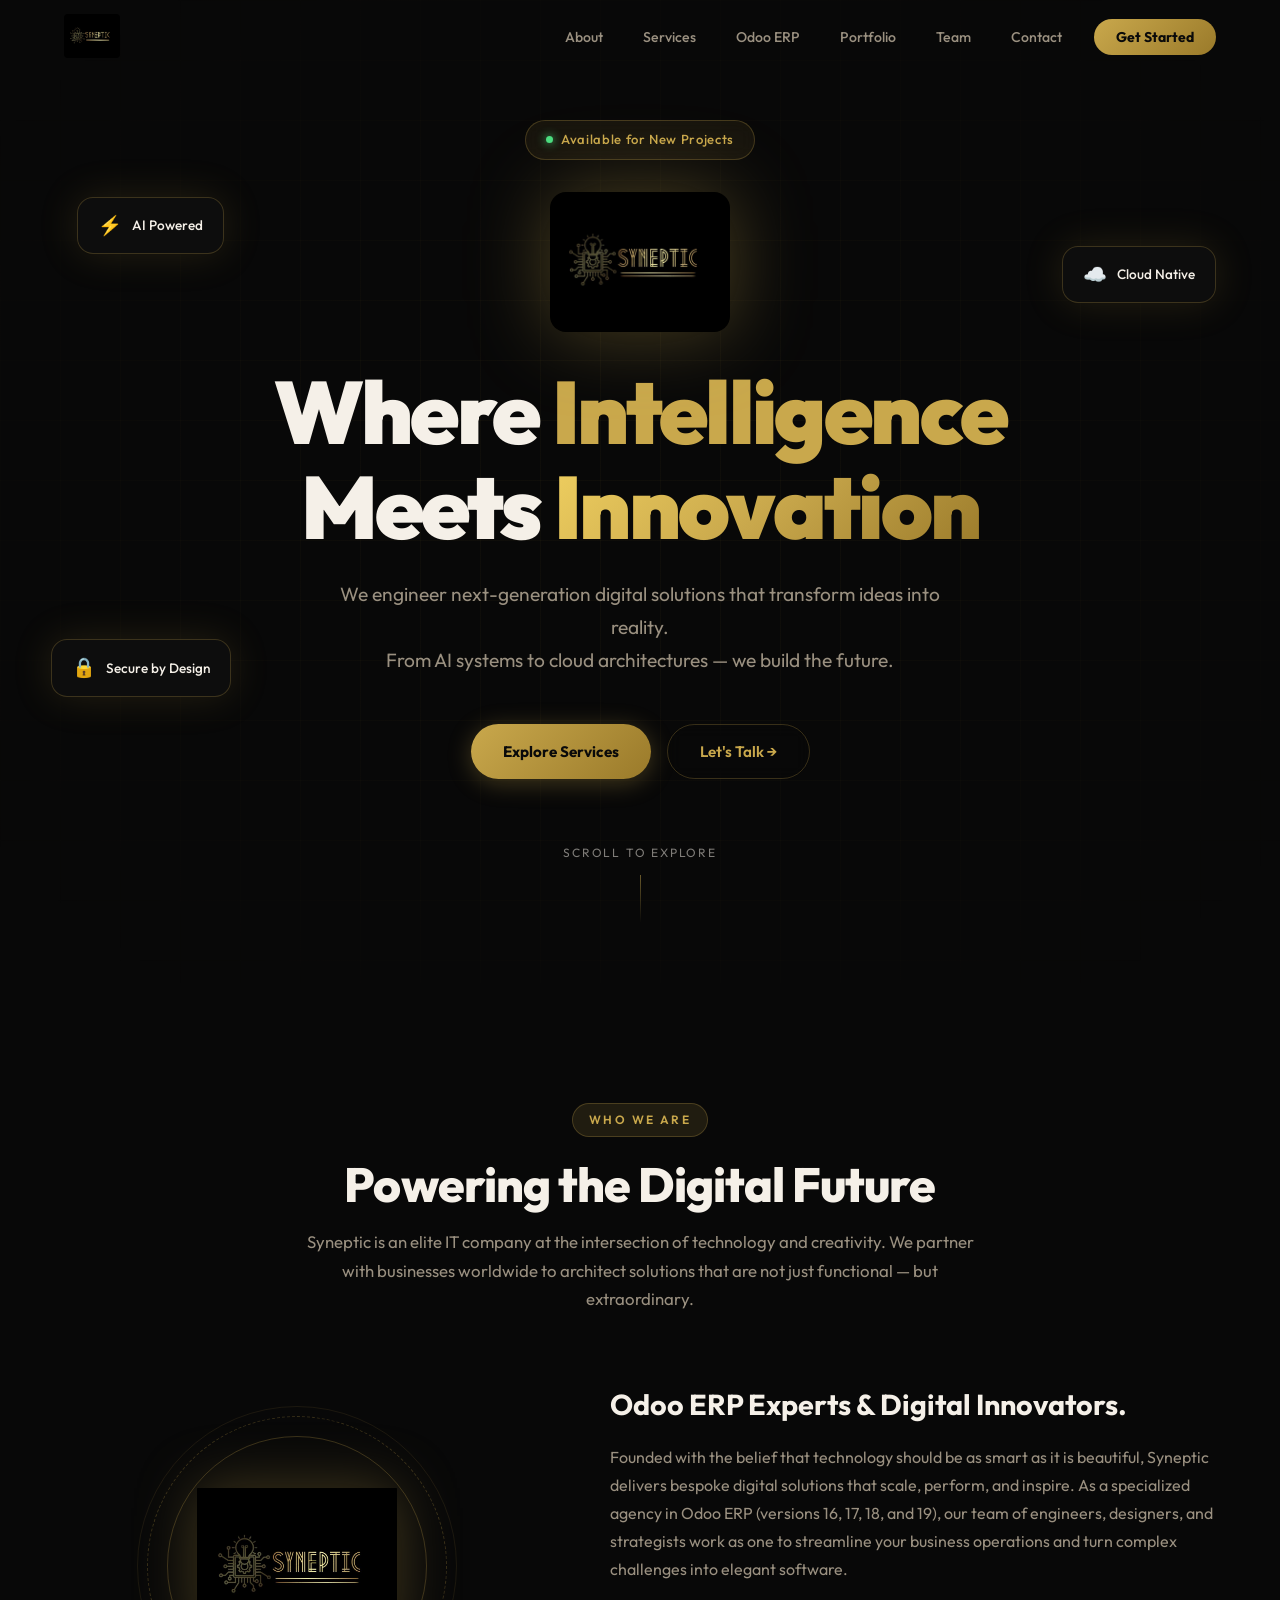
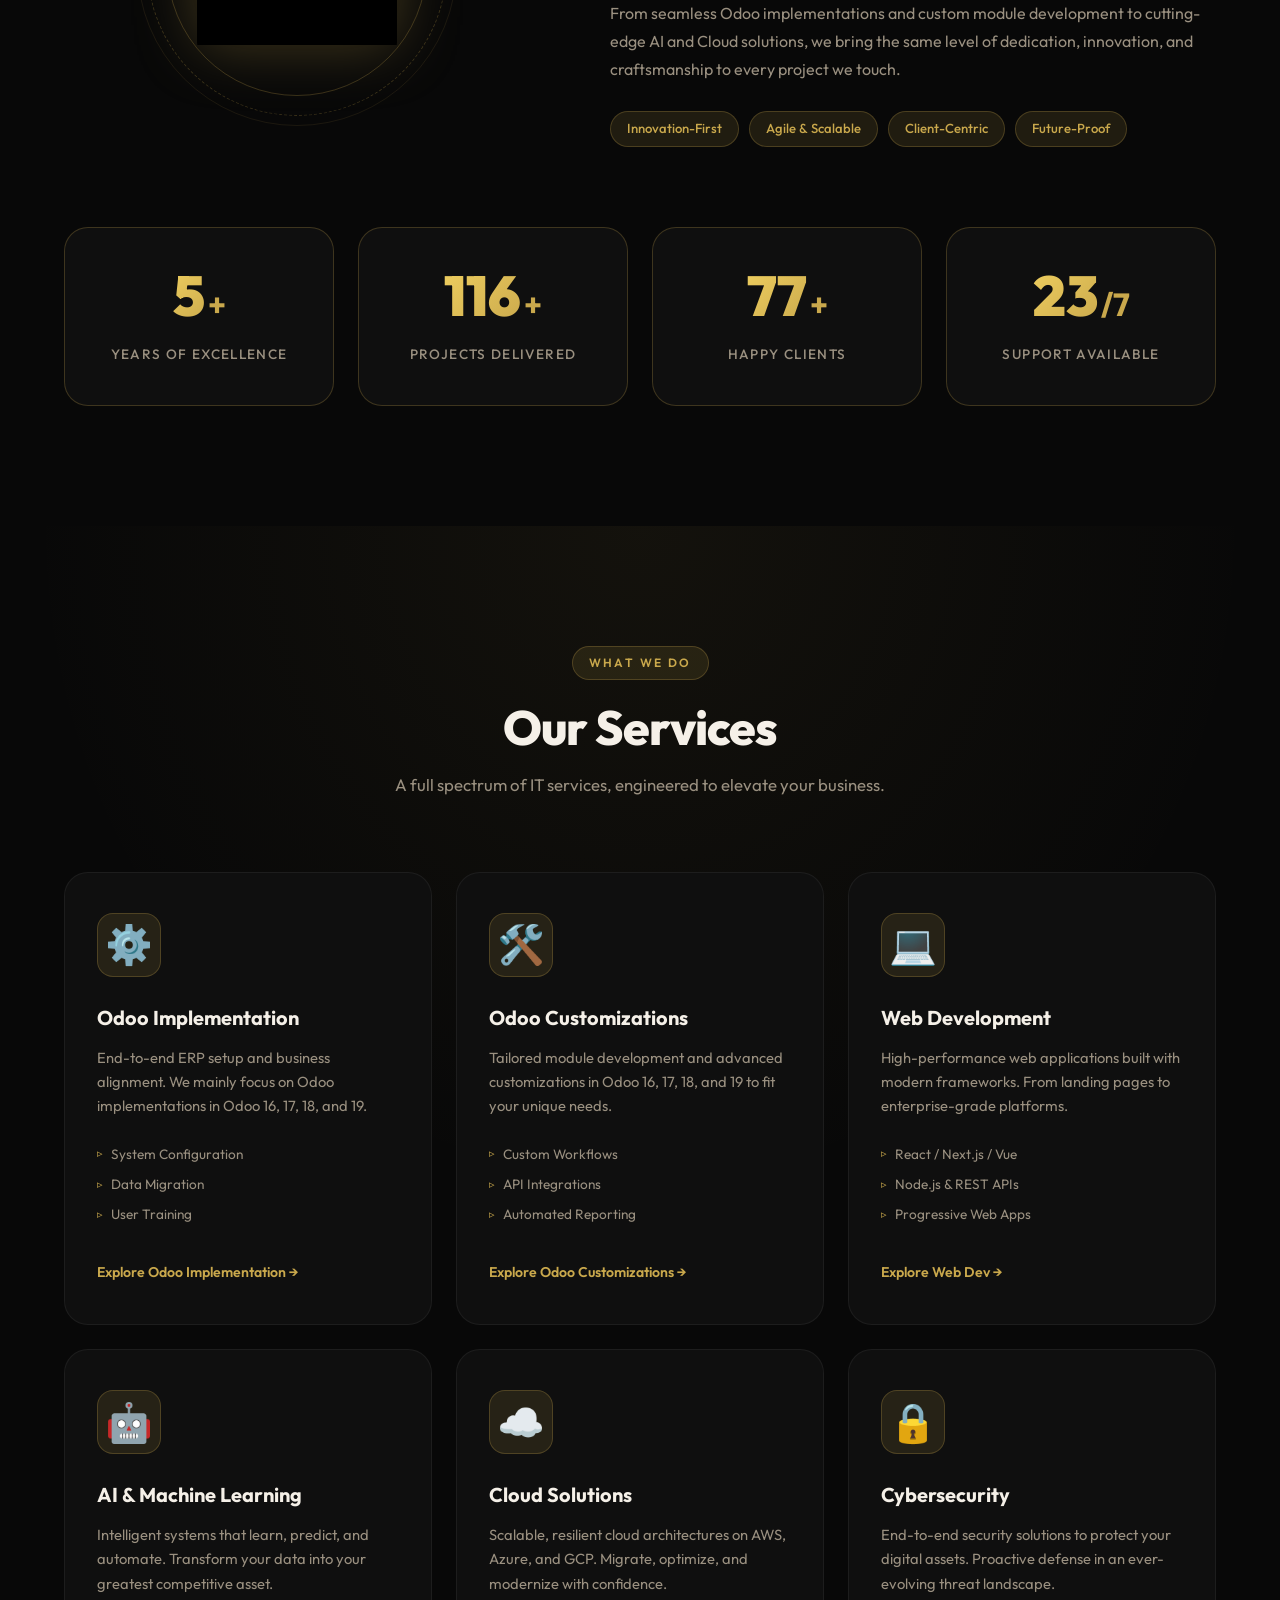
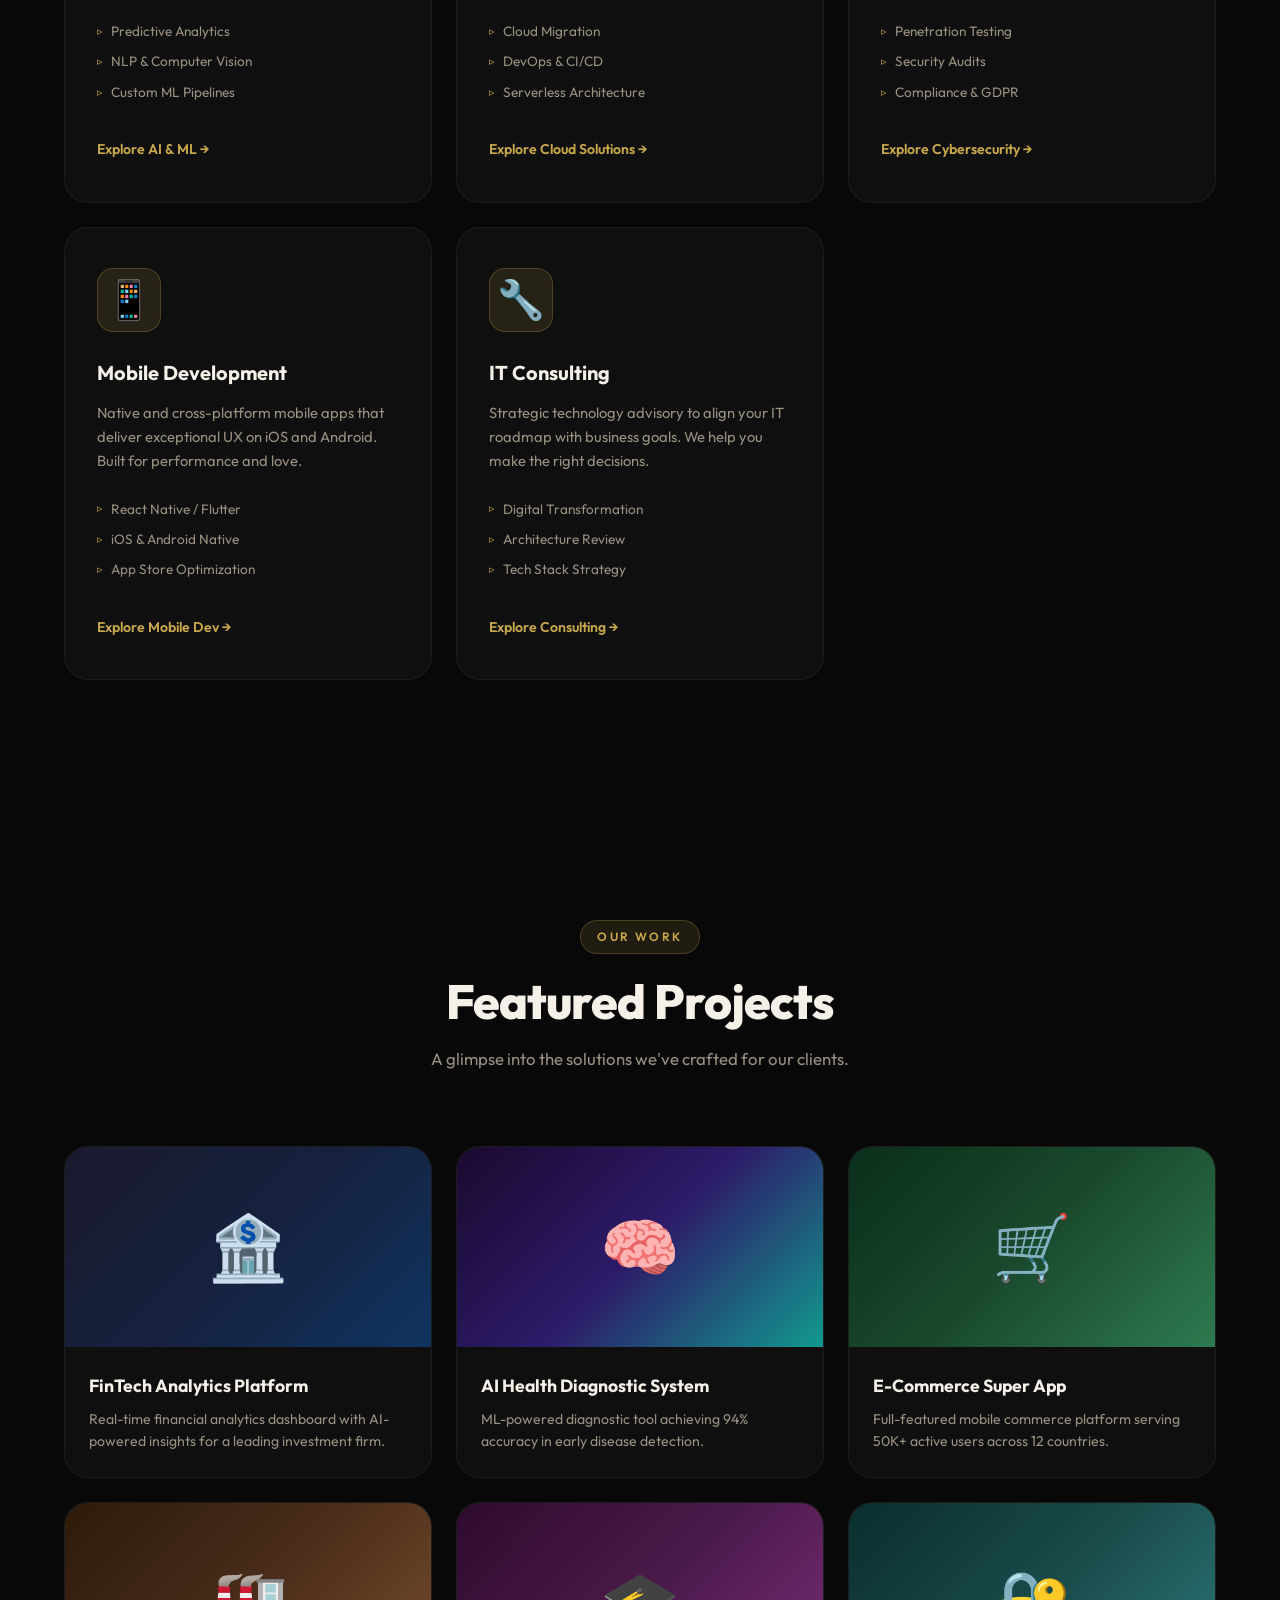
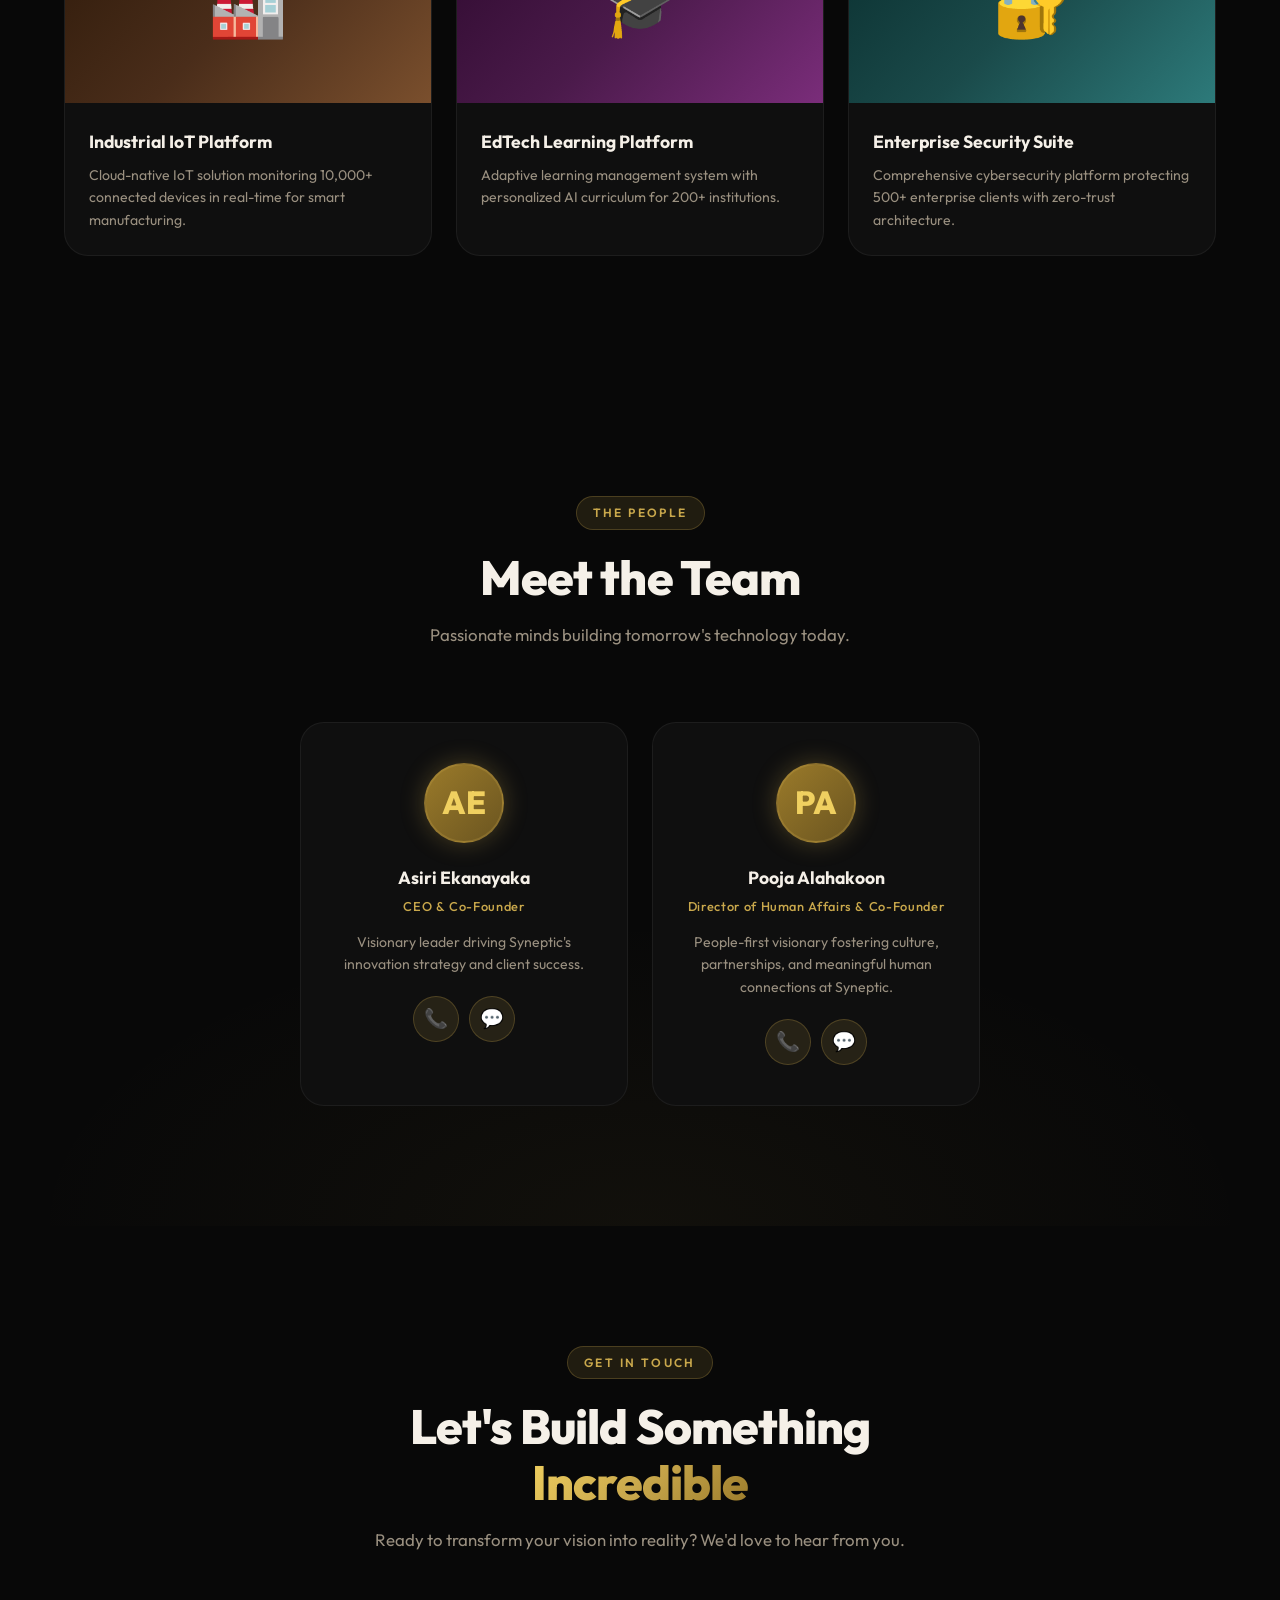
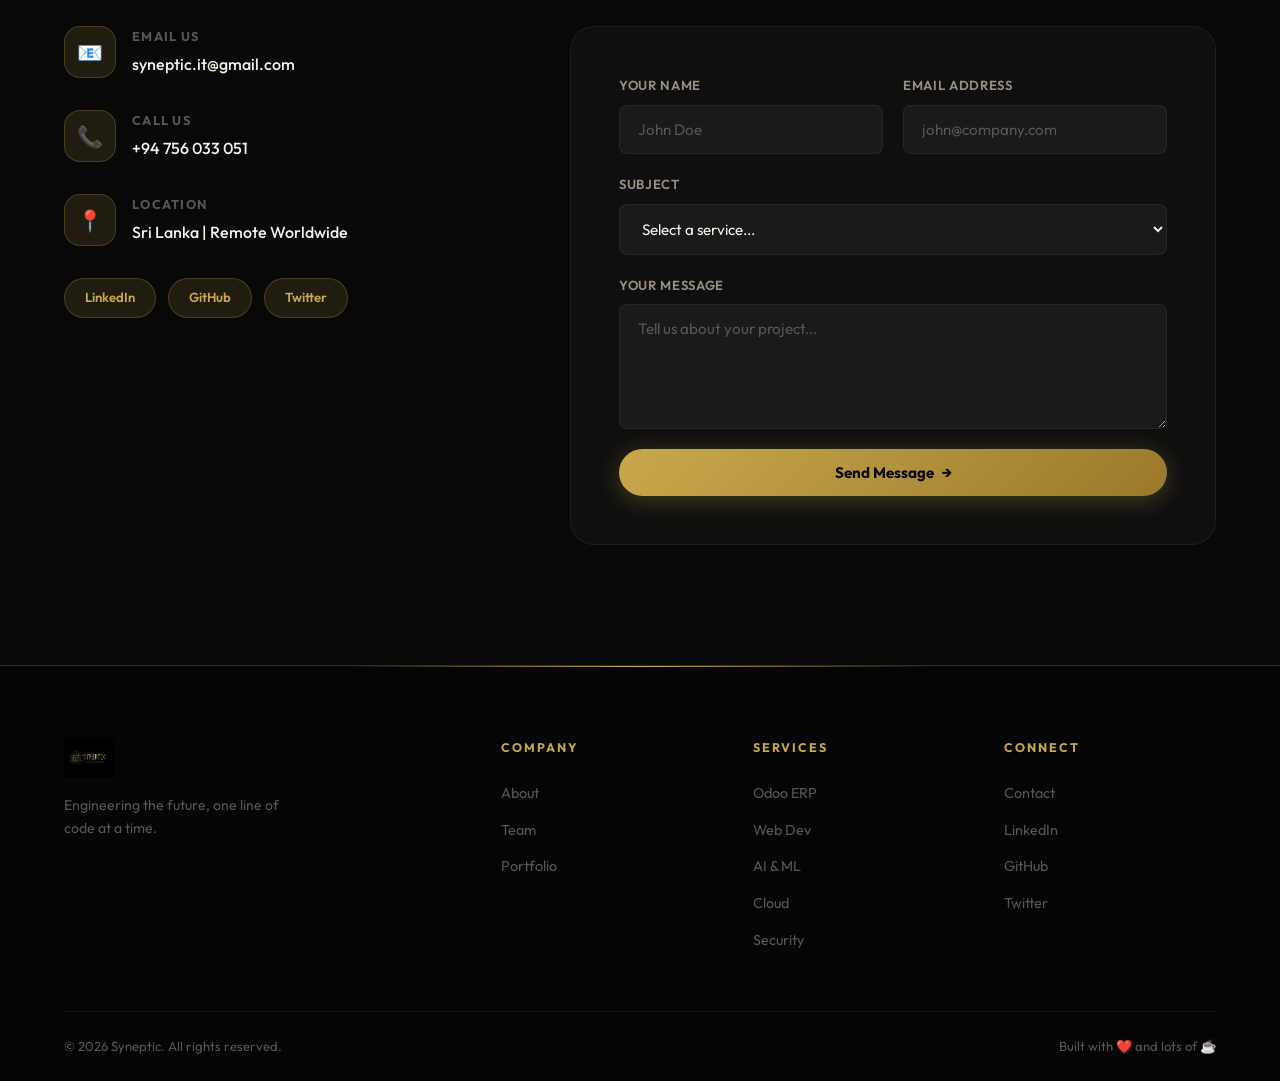
<file: index.html>
<!DOCTYPE html>
<html lang="en">

<head>
    <meta charset="UTF-8" />
    <meta name="viewport" content="width=device-width, initial-scale=1.0" />
    <title>Syneptic | Expert Odoo Implementation, Customization & IT Services</title>
    <meta name="description"
        content="Syneptic is a top-tier IT company specializing in expert Odoo Implementation, Odoo Customization (16, 17, 18, 19), custom Web Development, AI, and Cloud Migrations." />
    <meta name="keywords"
        content="Odoo implementation company, Odoo customization, hire Odoo developers, Odoo ERP migration, Odoo 16, Odoo 17, Odoo 18, Odoo 19, web development services, AI algorithms, cloud migration, IT consulting, cybersecurity services, mobile app development, Syneptic, ERP solutions" />
    <link rel="canonical" href="https://syneptic.info/" />
    <meta name="author" content="Syneptic" />
    <meta name="robots" content="index, follow, max-image-preview:large, max-snippet:-1, max-video-preview:-1" />

    <!-- Open Graph / Facebook -->
    <meta property="og:type" content="website" />
    <meta property="og:url" content="https://syneptic.info/" />
    <meta property="og:title" content="Syneptic | Expert Odoo Implementation & IT Services" />
    <meta property="og:description" content="Transform your business with Syneptic's enterprise-grade Odoo ERP implementations, cutting-edge software development, and AI solutions." />
    <meta property="og:image" content="https://syneptic.info/logo.jpg" />
    <meta property="og:site_name" content="Syneptic Tech" />

    <!-- Twitter -->
    <meta property="twitter:card" content="summary_large_image" />
    <meta property="twitter:url" content="https://syneptic.info/" />
    <meta property="twitter:title" content="Syneptic | Expert Odoo Implementation & IT Services" />
    <meta property="twitter:description" content="Transform your business with Syneptic's enterprise-grade Odoo ERP implementations, cutting-edge software development, and AI solutions." />
    <meta property="twitter:image" content="https://syneptic.info/logo.jpg" />

    <!-- Favicon -->
    <link rel="icon" type="image/jpeg" href="logo.jpg" />

    <!-- Structured Data (JSON-LD) -->
    <script type="application/ld+json">
    [
      {
        "@context": "https://schema.org",
        "@type": "ITUtility",
        "name": "Syneptic",
        "url": "https://syneptic.info/",
        "logo": "https://syneptic.info/logo.jpg",
        "image": "https://syneptic.info/logo.jpg",
        "description": "Next-generation IT company prioritizing Odoo implementations globally in v16, v17, v18, and v19, along with advanced software development, AI, and Cloud solutions.",
        "telephone": "+94756033051",
        "email": "syneptic.it@gmail.com",
        "address": {
          "@type": "PostalAddress",
          "addressCountry": "LK"
        },
        "founder": [
          { "@type": "Person", "name": "Asiri Ekanayaka" },
          { "@type": "Person", "name": "Pooja Alahakoon" }
        ],
        "sameAs": [
          "https://github.com/syneptic"
        ],
        "makesOffer": [
          {
            "@type": "Offer",
            "itemOffered": {
              "@type": "Service",
              "name": "Odoo Implementation Company",
              "description": "End-to-end setup, data migration, and deployment of Odoo 16, 17, 18, and 19 for global enterprises."
            }
          },
          {
            "@type": "Offer",
            "itemOffered": {
              "@type": "Service",
              "name": "Odoo Customizations & Integration",
              "description": "Tailored module development, API integration, and bespoke workflows for Odoo."
            }
          },
          {
            "@type": "Offer",
            "itemOffered": {
              "@type": "Service",
              "name": "Custom Web & Mobile Development",
              "description": "High-performance web platforms and native mobile apps built with React, Next.js, Node.js, and Flutter."
            }
          }
        ]
      },
      {
        "@context": "https://schema.org",
        "@type": "WebSite",
        "url": "https://syneptic.info/",
        "name": "Syneptic IT Services",
        "potentialAction": {
          "@type": "SearchAction",
          "target": "https://syneptic.info/?q={search_term_string}",
          "query-input": "required name=search_term_string"
        }
      }
    ]
    </script>
    <link rel="preconnect" href="https://fonts.googleapis.com" />
    <link rel="preconnect" href="https://fonts.gstatic.com" crossorigin />
    <link
        href="https://fonts.googleapis.com/css2?family=Outfit:wght@300;400;500;600;700;800;900&family=Space+Grotesk:wght@300;400;500;600;700&display=swap"
        rel="stylesheet" />
    <link rel="stylesheet" href="index.css" />
</head>

<body>

    <!-- ══════════════════════ NAVBAR ══════════════════════ -->
    <nav class="navbar" id="navbar">
        <div class="nav-container">
            <a href="#hero" class="nav-logo">
                <img src="logo.jpg" alt="Syneptic Logo" class="logo-img" />
            </a>
            <ul class="nav-links" id="navLinks">
                <li><a href="#about" class="nav-link">About</a></li>
                <li><a href="#services" class="nav-link">Services</a></li>
                <li><a href="odoo/" class="nav-link">Odoo ERP</a></li>
                <li><a href="#portfolio" class="nav-link">Portfolio</a></li>
                <li><a href="#team" class="nav-link">Team</a></li>
                <li><a href="#contact" class="nav-link">Contact</a></li>
                <li><a href="#contact" class="nav-cta">Get Started</a></li>
            </ul>
            <button class="hamburger" id="hamburger" aria-label="Toggle menu">
                <span></span><span></span><span></span>
            </button>
        </div>
    </nav>

    <main id="main-content">
    <!-- ══════════════════════ HERO ══════════════════════ -->
    <section class="hero" id="hero">
        <canvas id="particleCanvas"></canvas>
        <div class="hero-grid-overlay"></div>
        <div class="hero-content">
            <div class="hero-badge">
                <span class="badge-dot"></span> Available for New Projects
            </div>
            <img src="logo.jpg" alt="Syneptic" class="hero-logo" />
            <h1 class="hero-title">
                Where <span class="gold-text">Intelligence</span><br />
                Meets <span class="gold-gradient-text">Innovation</span>
            </h1>
            <p class="hero-subtitle">
                We engineer next-generation digital solutions that transform ideas into reality.<br />
                From AI systems to cloud architectures — we build the future.
            </p>
            <div class="hero-actions">
                <a href="#services" class="btn btn-primary">Explore Services</a>
                <a href="#contact" class="btn btn-ghost">Let's Talk →</a>
            </div>
            <div class="hero-scroll-indicator">
                <span>Scroll to explore</span>
                <div class="scroll-line"></div>
            </div>
        </div>
        <div class="hero-floating-cards">
            <div class="float-card float-card-1">
                <span class="fc-icon">⚡</span>
                <span>AI Powered</span>
            </div>
            <div class="float-card float-card-2">
                <span class="fc-icon">🔒</span>
                <span>Secure by Design</span>
            </div>
            <div class="float-card float-card-3">
                <span class="fc-icon">☁️</span>
                <span>Cloud Native</span>
            </div>
        </div>
    </section>

    <!-- ══════════════════════ ABOUT ══════════════════════ -->
    <section class="about section" id="about">
        <div class="container">
            <div class="section-header reveal">
                <span class="section-tag">Who We Are</span>
                <h2 class="section-title">Powering the Digital Future</h2>
                <p class="section-subtitle">
                    Syneptic is an elite IT company at the intersection of technology and creativity.
                    We partner with businesses worldwide to architect solutions that are not just functional — but
                    extraordinary.
                </p>
            </div>
            <div class="about-grid">
                <div class="about-visual reveal">
                    <div class="about-circuit-box">
                        <img src="logo.jpg" alt="Syneptic" class="about-logo-big" />
                        <div class="circuit-ring ring-1"></div>
                        <div class="circuit-ring ring-2"></div>
                        <div class="circuit-ring ring-3"></div>
                    </div>
                </div>
                <div class="about-content reveal-right">
                    <h3>Odoo ERP Experts & Digital Innovators.</h3>
                    <p>
                        Founded with the belief that technology should be as smart as it is beautiful,
                        Syneptic delivers bespoke digital solutions that scale, perform, and inspire.
                        As a specialized agency in Odoo ERP (versions 16, 17, 18, and 19), our team of engineers, 
                        designers, and strategists work as one to streamline your business operations and turn complex 
                        challenges into elegant software.
                    </p>
                    <p>
                        From seamless Odoo implementations and custom module development to cutting-edge AI and Cloud solutions, 
                        we bring the same level of dedication, innovation, and craftsmanship to every project we touch.
                    </p>
                    <div class="about-tags">
                        <span class="tag">Innovation-First</span>
                        <span class="tag">Agile & Scalable</span>
                        <span class="tag">Client-Centric</span>
                        <span class="tag">Future-Proof</span>
                    </div>
                </div>
            </div>

            <!-- Stats -->
            <div class="stats-grid reveal">
                <div class="stat-card">
                    <span class="stat-number" data-target="5">0</span>
                    <span class="stat-plus">+</span>
                    <span class="stat-label">Years of Excellence</span>
                </div>
                <div class="stat-card">
                    <span class="stat-number" data-target="120">0</span>
                    <span class="stat-plus">+</span>
                    <span class="stat-label">Projects Delivered</span>
                </div>
                <div class="stat-card">
                    <span class="stat-number" data-target="80">0</span>
                    <span class="stat-plus">+</span>
                    <span class="stat-label">Happy Clients</span>
                </div>
                <div class="stat-card">
                    <span class="stat-number" data-target="24">0</span>
                    <span class="stat-plus">/7</span>
                    <span class="stat-label">Support Available</span>
                </div>
            </div>
        </div>
    </section>

    <!-- ══════════════════════ SERVICES ══════════════════════ -->
    <section class="services section" id="services">
        <div class="container">
            <div class="section-header reveal">
                <span class="section-tag">What We Do</span>
                <h2 class="section-title">Our Services</h2>
                <p class="section-subtitle">
                    A full spectrum of IT services, engineered to elevate your business.
                </p>
            </div>
            <div class="services-grid">

                <div class="service-card reveal" data-delay="0">
                    <div class="service-icon-wrap">
                        <div class="service-icon">⚙️</div>
                    </div>
                    <h3>Odoo Implementation</h3>
                    <p>End-to-end ERP setup and business alignment. We mainly focus on Odoo implementations in Odoo 16, 17, 18, and 19.</p>
                    <ul class="service-list">
                        <li>System Configuration</li>
                        <li>Data Migration</li>
                        <li>User Training</li>
                    </ul>
                    <a href="odoo/" class="service-link" title="Contact us for Odoo implementation services" aria-label="Learn more about our Odoo Implementation services">Explore Odoo Implementation →</a>
                </div>

                <div class="service-card reveal" data-delay="100">
                    <div class="service-icon-wrap">
                        <div class="service-icon">🛠️</div>
                    </div>
                    <h3>Odoo Customizations</h3>
                    <p>Tailored module development and advanced customizations in Odoo 16, 17, 18, and 19 to fit your unique needs.</p>
                    <ul class="service-list">
                        <li>Custom Workflows</li>
                        <li>API Integrations</li>
                        <li>Automated Reporting</li>
                    </ul>
                    <a href="odoo/" class="service-link" title="Contact us for Odoo customization services" aria-label="Learn more about our Odoo Customization services">Explore Odoo Customizations →</a>
                </div>

                <div class="service-card reveal" data-delay="200">
                    <div class="service-icon-wrap">
                        <div class="service-icon">💻</div>
                    </div>
                    <h3>Web Development</h3>
                    <p>High-performance web applications built with modern frameworks. From landing pages to
                        enterprise-grade platforms.</p>
                    <ul class="service-list">
                        <li>React / Next.js / Vue</li>
                        <li>Node.js & REST APIs</li>
                        <li>Progressive Web Apps</li>
                    </ul>
                    <a href="web-development/" class="service-link" title="Go to Web Development" aria-label="Learn about Web Development">Explore Web Dev →</a>
                </div>

                <div class="service-card reveal" data-delay="100">
                    <div class="service-icon-wrap">
                        <div class="service-icon">🤖</div>
                    </div>
                    <h3>AI & Machine Learning</h3>
                    <p>Intelligent systems that learn, predict, and automate. Transform your data into your greatest
                        competitive asset.</p>
                    <ul class="service-list">
                        <li>Predictive Analytics</li>
                        <li>NLP & Computer Vision</li>
                        <li>Custom ML Pipelines</li>
                    </ul>
                    <a href="ai-machine-learning/" class="service-link" title="Go to AI & ML" aria-label="Learn about AI Solutions">Explore AI & ML →</a>
                </div>

                <div class="service-card reveal" data-delay="200">
                    <div class="service-icon-wrap">
                        <div class="service-icon">☁️</div>
                    </div>
                    <h3>Cloud Solutions</h3>
                    <p>Scalable, resilient cloud architectures on AWS, Azure, and GCP. Migrate, optimize, and modernize
                        with confidence.</p>
                    <ul class="service-list">
                        <li>Cloud Migration</li>
                        <li>DevOps & CI/CD</li>
                        <li>Serverless Architecture</li>
                    </ul>
                    <a href="cloud-solutions/" class="service-link" title="Go to Cloud Solutions" aria-label="Learn about Cloud Services">Explore Cloud Solutions →</a>
                </div>

                <div class="service-card reveal" data-delay="300">
                    <div class="service-icon-wrap">
                        <div class="service-icon">🔒</div>
                    </div>
                    <h3>Cybersecurity</h3>
                    <p>End-to-end security solutions to protect your digital assets. Proactive defense in an
                        ever-evolving threat landscape.</p>
                    <ul class="service-list">
                        <li>Penetration Testing</li>
                        <li>Security Audits</li>
                        <li>Compliance & GDPR</li>
                    </ul>
                    <a href="cybersecurity/" class="service-link" title="Go to Cybersecurity" aria-label="Learn about Cybersecurity">Explore Cybersecurity →</a>
                </div>

                <div class="service-card reveal" data-delay="400">
                    <div class="service-icon-wrap">
                        <div class="service-icon">📱</div>
                    </div>
                    <h3>Mobile Development</h3>
                    <p>Native and cross-platform mobile apps that deliver exceptional UX on iOS and Android. Built for
                        performance and love.</p>
                    <ul class="service-list">
                        <li>React Native / Flutter</li>
                        <li>iOS & Android Native</li>
                        <li>App Store Optimization</li>
                    </ul>
                    <a href="mobile-development/" class="service-link" title="Go to Mobile App Development" aria-label="Learn about Mobile Development">Explore Mobile Dev →</a>
                </div>

                <div class="service-card reveal" data-delay="500">
                    <div class="service-icon-wrap">
                        <div class="service-icon">🔧</div>
                    </div>
                    <h3>IT Consulting</h3>
                    <p>Strategic technology advisory to align your IT roadmap with business goals. We help you make the
                        right decisions.</p>
                    <ul class="service-list">
                        <li>Digital Transformation</li>
                        <li>Architecture Review</li>
                        <li>Tech Stack Strategy</li>
                    </ul>
                    <a href="it-consulting/" class="service-link" title="Go to IT Consulting" aria-label="Learn about IT Consulting">Explore Consulting →</a>
                </div>

            </div>
        </div>
    </section>

    <!-- ══════════════════════ PORTFOLIO ══════════════════════ -->
    <section class="portfolio section" id="portfolio">
        <div class="container">
            <div class="section-header reveal">
                <span class="section-tag">Our Work</span>
                <h2 class="section-title">Featured Projects</h2>
                <p class="section-subtitle">A glimpse into the solutions we've crafted for our clients.</p>
            </div>
            <div class="portfolio-grid">

                <div class="portfolio-card reveal" data-delay="0">
                    <div class="portfolio-image"
                        style="background: linear-gradient(135deg, #1a1a2e 0%, #16213e 50%, #0f3460 100%);">
                        <div class="portfolio-overlay">
                            <div class="portfolio-tech">
                                <span>React</span><span>Node.js</span><span>AWS</span>
                            </div>
                            <a href="#contact" class="portfolio-view-btn">View Project →</a>
                        </div>
                        <div class="portfolio-icon">🏦</div>
                    </div>
                    <div class="portfolio-info">
                        <h3>FinTech Analytics Platform</h3>
                        <p>Real-time financial analytics dashboard with AI-powered insights for a leading investment
                            firm.</p>
                    </div>
                </div>

                <div class="portfolio-card reveal" data-delay="150">
                    <div class="portfolio-image"
                        style="background: linear-gradient(135deg, #1a0a2e 0%, #2d1b69 50%, #11998e 100%);">
                        <div class="portfolio-overlay">
                            <div class="portfolio-tech">
                                <span>Python</span><span>TensorFlow</span><span>GCP</span>
                            </div>
                            <a href="#contact" class="portfolio-view-btn">View Project →</a>
                        </div>
                        <div class="portfolio-icon">🧠</div>
                    </div>
                    <div class="portfolio-info">
                        <h3>AI Health Diagnostic System</h3>
                        <p>ML-powered diagnostic tool achieving 94% accuracy in early disease detection.</p>
                    </div>
                </div>

                <div class="portfolio-card reveal" data-delay="300">
                    <div class="portfolio-image"
                        style="background: linear-gradient(135deg, #0a2e1a 0%, #1a4a2e 50%, #2d7a4f 100%);">
                        <div class="portfolio-overlay">
                            <div class="portfolio-tech">
                                <span>Flutter</span><span>Firebase</span><span>Stripe</span>
                            </div>
                            <a href="#contact" class="portfolio-view-btn">View Project →</a>
                        </div>
                        <div class="portfolio-icon">🛒</div>
                    </div>
                    <div class="portfolio-info">
                        <h3>E-Commerce Super App</h3>
                        <p>Full-featured mobile commerce platform serving 50K+ active users across 12 countries.</p>
                    </div>
                </div>

                <div class="portfolio-card reveal" data-delay="450">
                    <div class="portfolio-image"
                        style="background: linear-gradient(135deg, #2e1a0a 0%, #4a2d1a 50%, #7a4f2d 100%);">
                        <div class="portfolio-overlay">
                            <div class="portfolio-tech">
                                <span>Azure</span><span>Docker</span><span>K8s</span>
                            </div>
                            <a href="#contact" class="portfolio-view-btn">View Project →</a>
                        </div>
                        <div class="portfolio-icon">🏭</div>
                    </div>
                    <div class="portfolio-info">
                        <h3>Industrial IoT Platform</h3>
                        <p>Cloud-native IoT solution monitoring 10,000+ connected devices in real-time for smart
                            manufacturing.</p>
                    </div>
                </div>

                <div class="portfolio-card reveal" data-delay="600">
                    <div class="portfolio-image"
                        style="background: linear-gradient(135deg, #2e0a2e 0%, #4a1a4a 50%, #7a2d7a 100%);">
                        <div class="portfolio-overlay">
                            <div class="portfolio-tech">
                                <span>Next.js</span><span>PostgreSQL</span><span>Redis</span>
                            </div>
                            <a href="#contact" class="portfolio-view-btn">View Project →</a>
                        </div>
                        <div class="portfolio-icon">🎓</div>
                    </div>
                    <div class="portfolio-info">
                        <h3>EdTech Learning Platform</h3>
                        <p>Adaptive learning management system with personalized AI curriculum for 200+ institutions.
                        </p>
                    </div>
                </div>

                <div class="portfolio-card reveal" data-delay="750">
                    <div class="portfolio-image"
                        style="background: linear-gradient(135deg, #0a2e2e 0%, #1a4a4a 50%, #2d7a7a 100%);">
                        <div class="portfolio-overlay">
                            <div class="portfolio-tech">
                                <span>Vue.js</span><span>Go</span><span>AWS</span>
                            </div>
                            <a href="#contact" class="portfolio-view-btn">View Project →</a>
                        </div>
                        <div class="portfolio-icon">🔐</div>
                    </div>
                    <div class="portfolio-info">
                        <h3>Enterprise Security Suite</h3>
                        <p>Comprehensive cybersecurity platform protecting 500+ enterprise clients with zero-trust
                            architecture.</p>
                    </div>
                </div>

            </div>
        </div>
    </section>

    <!-- ══════════════════════ TEAM ══════════════════════ -->
    <section class="team section" id="team">
        <div class="container">
            <div class="section-header reveal">
                <span class="section-tag">The People</span>
                <h2 class="section-title">Meet the Team</h2>
                <p class="section-subtitle">Passionate minds building tomorrow's technology today.</p>
            </div>
            <div class="team-grid team-grid-duo">
                <div class="team-card reveal" data-delay="0">
                    <div class="team-avatar">
                        <div class="avatar-circle">AE</div>
                    </div>
                    <h3>Asiri Ekanayaka</h3>
                    <span class="team-role">CEO &amp; Co-Founder</span>
                    <p>Visionary leader driving Syneptic's innovation strategy and client success.</p>
                    <div class="team-socials">
                        <a href="tel:+94756033051" aria-label="Call" title="Call us">📞</a>
                        <a href="https://wa.me/94756033051" aria-label="WhatsApp" title="WhatsApp" target="_blank"
                            rel="noopener">💬</a>
                    </div>
                </div>
                <div class="team-card reveal" data-delay="150">
                    <div class="team-avatar">
                        <div class="avatar-circle">PA</div>
                    </div>
                    <h3>Pooja Alahakoon</h3>
                    <span class="team-role">Director of Human Affairs &amp; Co-Founder</span>
                    <p>People-first visionary fostering culture, partnerships, and meaningful human connections at
                        Syneptic.</p>
                    <div class="team-socials">
                        <a href="tel:+94756033051" aria-label="Call" title="Call us">📞</a>
                        <a href="https://wa.me/94756033051" aria-label="WhatsApp" title="WhatsApp" target="_blank"
                            rel="noopener">💬</a>
                    </div>
                </div>
            </div>
        </div>
    </section>

    <!-- ══════════════════════ CONTACT ══════════════════════ -->
    <section class="contact section" id="contact">
        <div class="container">
            <div class="section-header reveal">
                <span class="section-tag">Get In Touch</span>
                <h2 class="section-title">Let's Build Something <span class="gold-gradient-text">Incredible</span></h2>
                <p class="section-subtitle">Ready to transform your vision into reality? We'd love to hear from you.</p>
            </div>
            <div class="contact-grid">
                <div class="contact-info reveal">
                    <div class="contact-item">
                        <div class="contact-icon">📧</div>
                        <div>
                            <h4>Email Us</h4>
                            <a href="mailto:syneptic.it@gmail.com">syneptic.it@gmail.com</a>
                        </div>
                    </div>
                    <div class="contact-item">
                        <div class="contact-icon">📞</div>
                        <div>
                            <h4>Call Us</h4>
                            <a href="tel:+94756033051">+94 756 033 051</a>
                        </div>
                    </div>
                    <div class="contact-item">
                        <div class="contact-icon">📍</div>
                        <div>
                            <h4>Location</h4>
                            <span>Sri Lanka | Remote Worldwide</span>
                        </div>
                    </div>
                    <div class="contact-socials">
                        <a href="#" class="social-btn" aria-label="LinkedIn">LinkedIn</a>
                        <a href="#" class="social-btn" aria-label="GitHub">GitHub</a>
                        <a href="#" class="social-btn" aria-label="Twitter">Twitter</a>
                    </div>
                </div>
                <form class="contact-form reveal-right" id="contactForm" novalidate>
                    <div class="form-row">
                        <div class="form-group">
                            <label for="name">Your Name</label>
                            <input type="text" id="name" name="name" placeholder="John Doe" required />
                        </div>
                        <div class="form-group">
                            <label for="email">Email Address</label>
                            <input type="email" id="email" name="email" placeholder="john@company.com" required />
                        </div>
                    </div>
                    <div class="form-group">
                        <label for="subject">Subject</label>
                        <select id="subject" name="subject">
                            <option value="">Select a service...</option>
                            <option value="web">Web Development</option>
                            <option value="ai">AI & Machine Learning</option>
                            <option value="cloud">Cloud Solutions</option>
                            <option value="security">Cybersecurity</option>
                            <option value="mobile">Mobile Development</option>
                            <option value="consulting">IT Consulting</option>
                        </select>
                    </div>
                    <div class="form-group">
                        <label for="message">Your Message</label>
                        <textarea id="message" name="message" rows="5" placeholder="Tell us about your project..."
                            required></textarea>
                    </div>
                    <button type="submit" class="btn btn-primary btn-full" id="submitBtn">
                        <span class="btn-text">Send Message</span>
                        <span class="btn-icon">→</span>
                    </button>
                    <div class="form-success" id="formSuccess">
                        ✅ Thank you! We'll be in touch within 24 hours.
                    </div>
                </form>
            </div>
        </div>
    </section>
    </main>

    <!-- ══════════════════════ FOOTER ══════════════════════ -->
    <footer class="footer">
        <div class="footer-glow"></div>
        <div class="container">
            <div class="footer-top">
                <div class="footer-brand">
                    <img src="logo.jpg" alt="Syneptic" class="footer-logo" />
                    <p>Engineering the future, one line of code at a time.</p>
                </div>
                <div class="footer-links-grid">
                    <div class="footer-col">
                        <h4>Company</h4>
                        <ul>
                            <li><a href="#about">About</a></li>
                            <li><a href="#team">Team</a></li>
                            <li><a href="#portfolio">Portfolio</a></li>
                        </ul>
                    </div>
                    <div class="footer-col">
                        <h4>Services</h4>
                        <ul>
                            <li><a href="odoo/">Odoo ERP</a></li>
                            <li><a href="#services">Web Dev</a></li>
                            <li><a href="#services">AI & ML</a></li>
                            <li><a href="#services">Cloud</a></li>
                            <li><a href="#services">Security</a></li>
                        </ul>
                    </div>
                    <div class="footer-col">
                        <h4>Connect</h4>
                        <ul>
                            <li><a href="#contact">Contact</a></li>
                            <li><a href="#">LinkedIn</a></li>
                            <li><a href="#">GitHub</a></li>
                            <li><a href="#">Twitter</a></li>
                        </ul>
                    </div>
                </div>
            </div>
            <div class="footer-bottom">
                <p>© 2026 Syneptic. All rights reserved.</p>
                <p class="footer-tagline">Built with ❤️ and lots of ☕</p>
            </div>
        </div>
    </footer>

    <script src="main.js"></script>
</body>

</html>
</file>
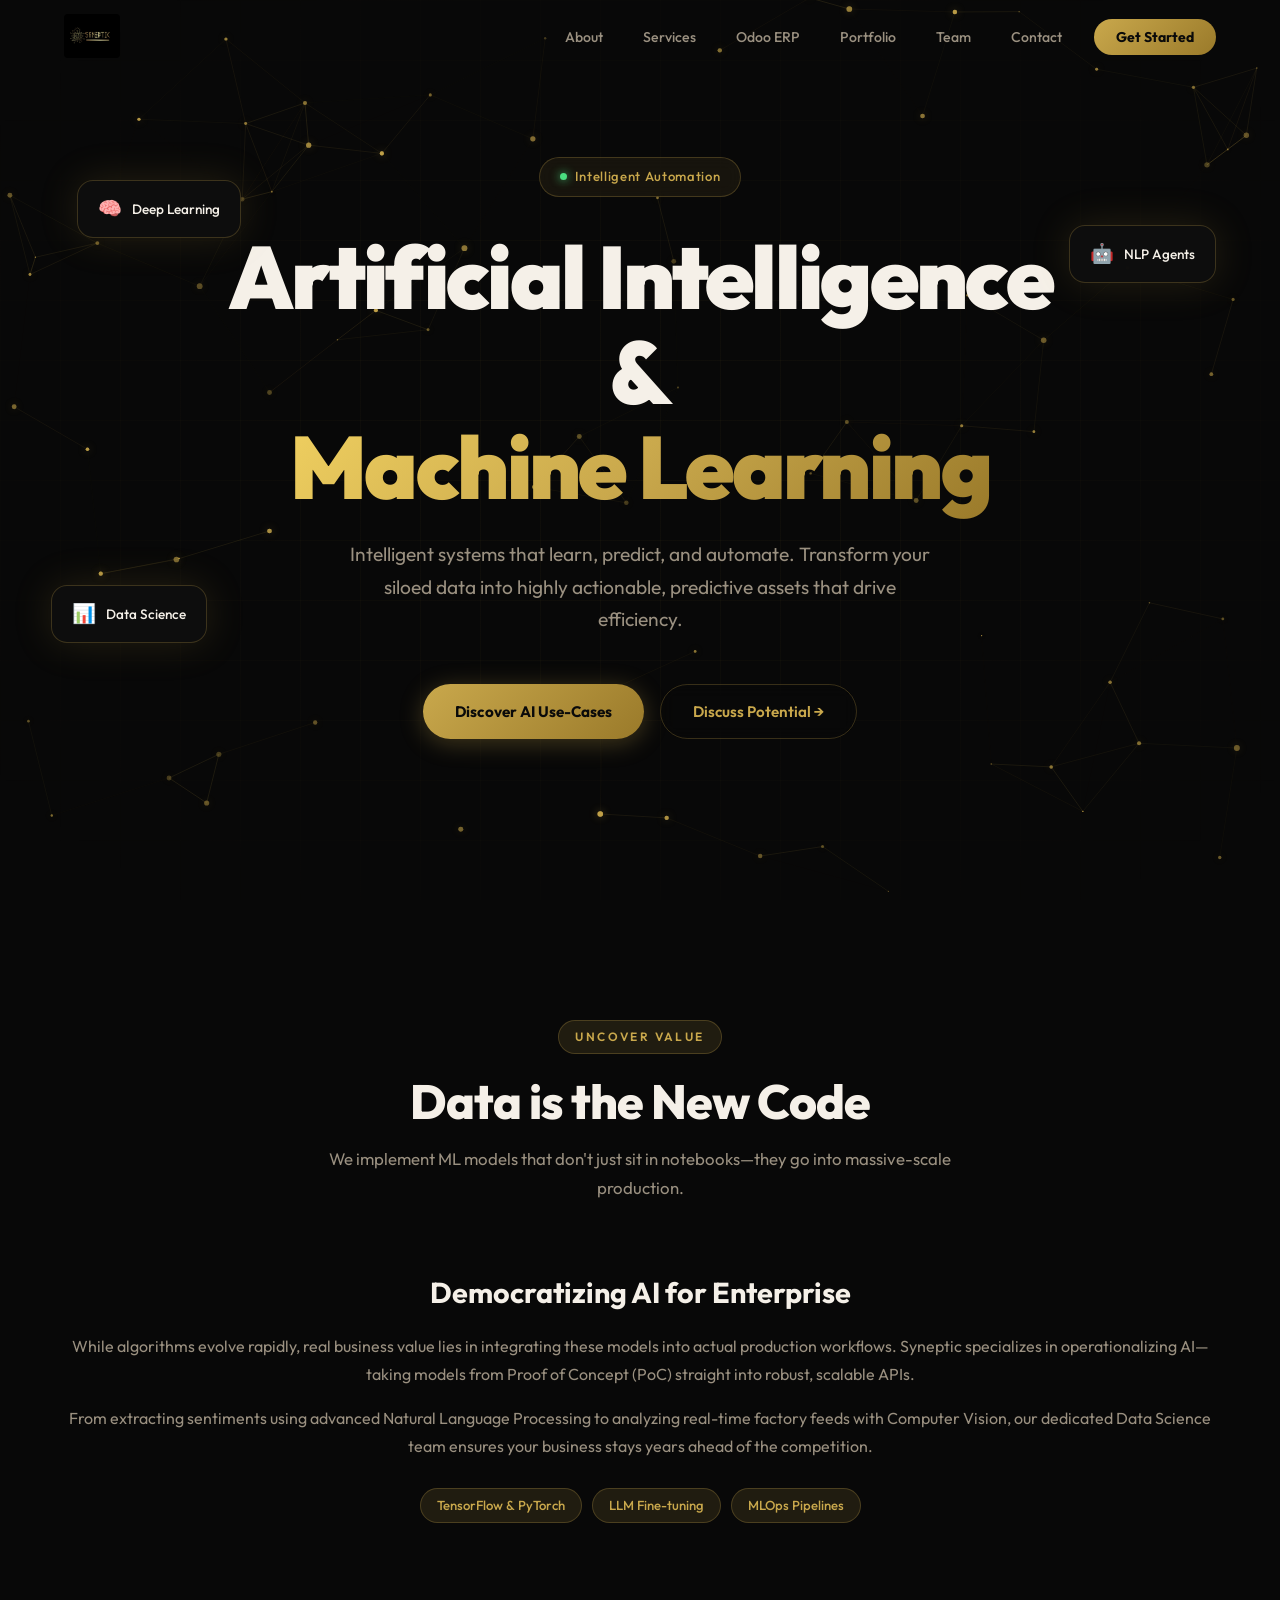
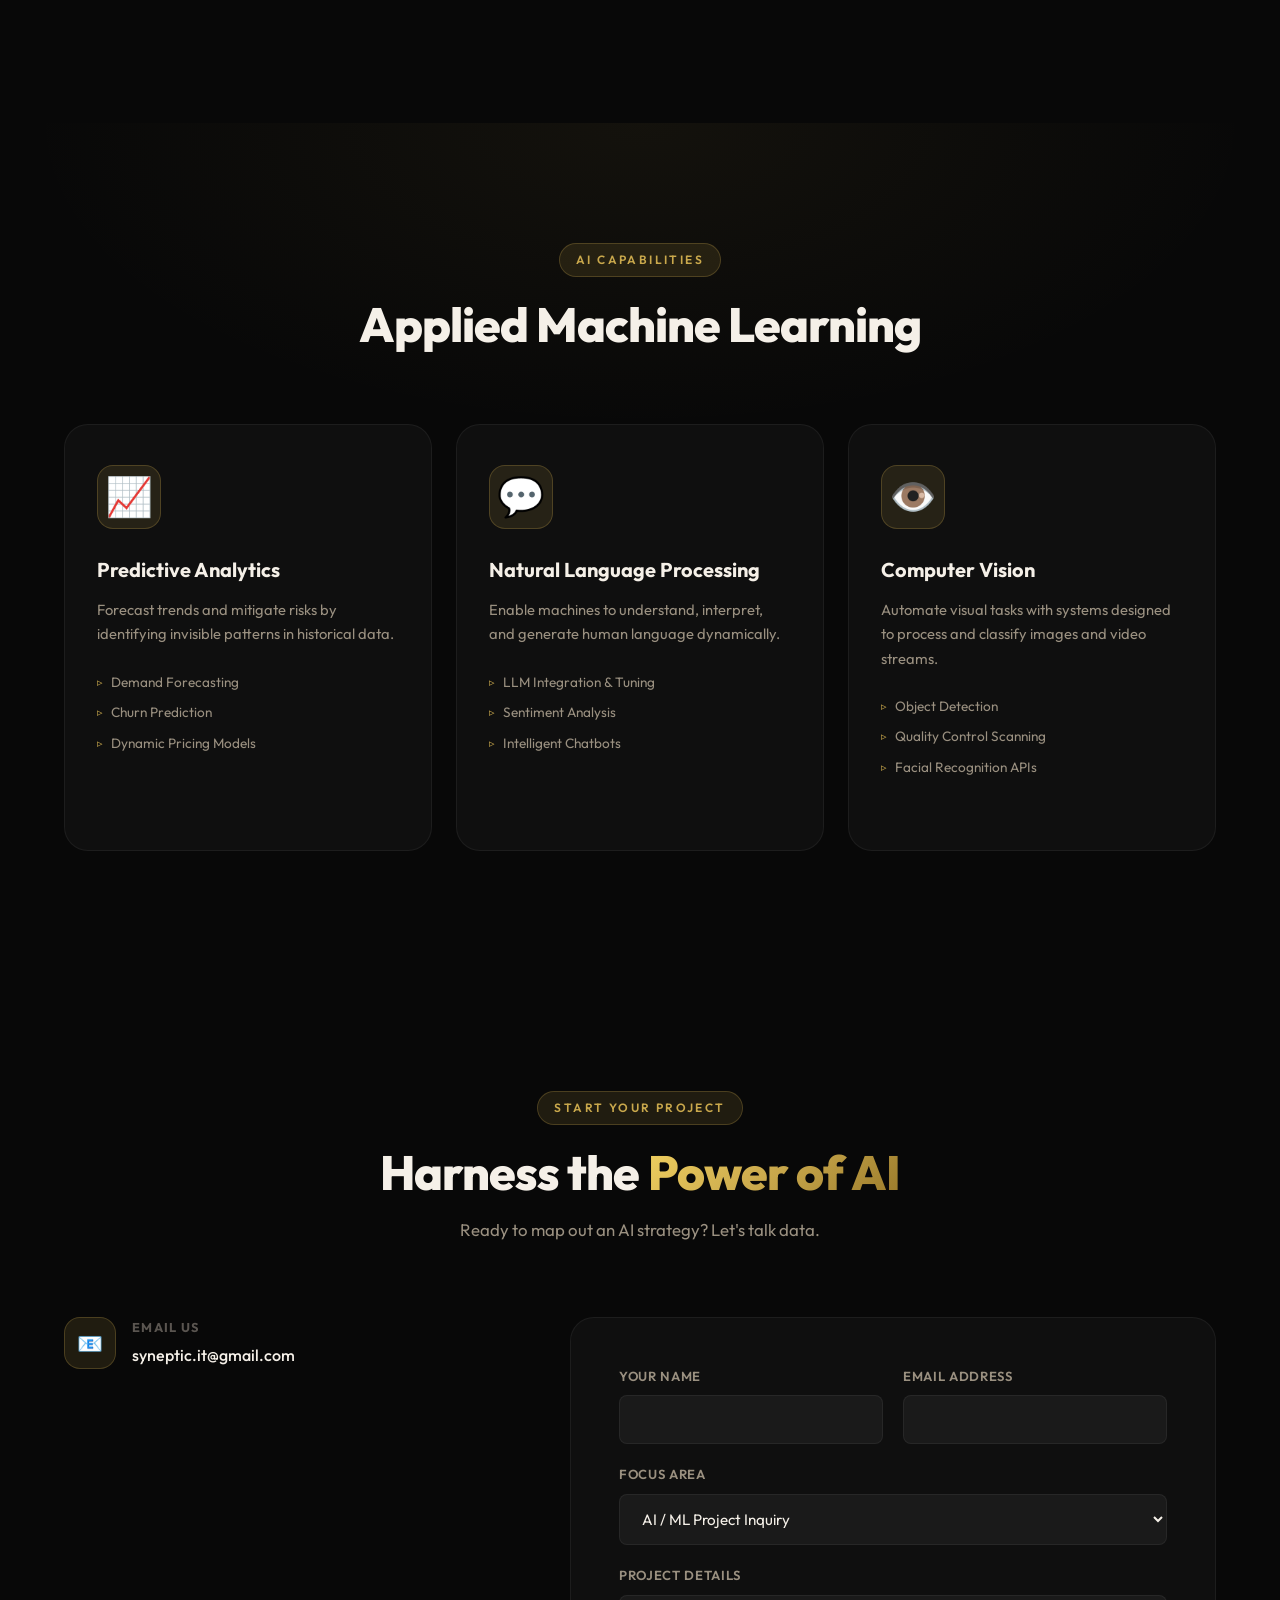
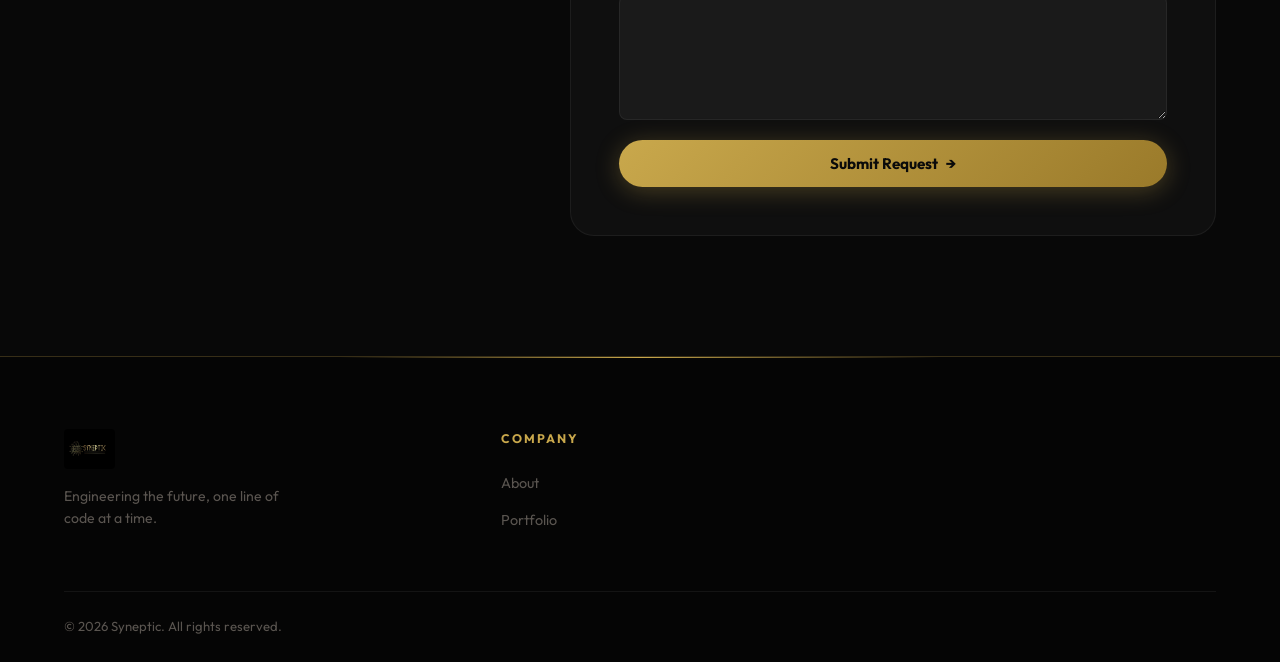
<file: ai-machine-learning/index.html>
<!DOCTYPE html>
<html lang="en">

<head>
    <meta charset="UTF-8" />
    <meta name="viewport" content="width=device-width, initial-scale=1.0" />
    <title>Syneptic | Artificial Intelligence & Machine Learning Solutions</title>
    <meta name="description"
        content="Leverage cutting-edge Artificial Intelligence and Machine Learning solutions with Syneptic. We develop NLP models, Computer Vision systems, and Predictive Analytics." />
    <meta name="keywords"
        content="AI services, Machine Learning algorithms, predictive analytics, NLP, Computer Vision, custom AI development, AI agency, Syneptic AI" />
    <link rel="canonical" href="https://syneptic.info/ai-machine-learning/" />
    <meta name="author" content="Syneptic" />

    <!-- Open Graph -->
    <meta property="og:type" content="website" />
    <meta property="og:url" content="https://syneptic.info/ai-machine-learning/" />
    <meta property="og:title" content="Artificial Intelligence & Machine Learning Solutions" />
    <meta property="og:description" content="Leverage cutting-edge Artificial Intelligence and Machine Learning solutions with Syneptic." />
    <meta property="og:image" content="https://syneptic.info/logo.jpg" />

    <!-- Twitter -->
    <meta property="twitter:card" content="summary_large_image" />
    <meta property="twitter:url" content="https://syneptic.info/ai-machine-learning/" />
    <meta property="twitter:title" content="Artificial Intelligence & Machine Learning Solutions" />
    <meta property="twitter:description" content="Leverage cutting-edge Artificial Intelligence and Machine Learning solutions with Syneptic." />
    <meta property="twitter:image" content="https://syneptic.info/logo.jpg" />

    <link rel="icon" type="image/jpeg" href="/logo.jpg" />

    <!-- Structured Data (JSON-LD) -->
    <script type="application/ld+json">
    {
      "@context": "https://schema.org",
      "@type": "Service",
      "serviceType": "Artificial Intelligence Development",
      "provider": {
        "@type": "ITUtility",
        "name": "Syneptic",
        "url": "https://syneptic.info/"
      },
      "url": "https://syneptic.info/ai-machine-learning/",
      "description": "Intelligent systems that learn, predict, and automate. Transform your data into your greatest competitive asset.",
      "offers": [
        { "@type": "Offer", "name": "Predictive Analytics Models" },
        { "@type": "Offer", "name": "Natural Language Processing (NLP)" },
        { "@type": "Offer", "name": "Computer Vision Solutions" }
      ]
    }
    </script>
    <link rel="preconnect" href="https://fonts.googleapis.com" />
    <link rel="preconnect" href="https://fonts.gstatic.com" crossorigin />
    <link href="https://fonts.googleapis.com/css2?family=Outfit:wght@300;400;500;600;700;800;900&family=Space+Grotesk:wght@300;400;500;600;700&display=swap" rel="stylesheet" />
    <link rel="stylesheet" href="/index.css" />
</head>

<body>

    <nav class="navbar" id="navbar">
        <div class="nav-container">
            <a href="/#hero" class="nav-logo">
                <img src="/logo.jpg" alt="Syneptic Logo" class="logo-img" />
            </a>
            <ul class="nav-links" id="navLinks">
                <li><a href="/#about" class="nav-link">About</a></li>
                <li><a href="/#services" class="nav-link">Services</a></li>
                <li><a href="/odoo/" class="nav-link">Odoo ERP</a></li>
                <li><a href="/#portfolio" class="nav-link">Portfolio</a></li>
                <li><a href="/#team" class="nav-link">Team</a></li>
                <li><a href="#service-contact" class="nav-link">Contact</a></li>
                <li><a href="#service-contact" class="nav-cta">Get Started</a></li>
            </ul>
            <button class="hamburger" id="hamburger" aria-label="Toggle menu">
                <span></span><span></span><span></span>
            </button>
        </div>
    </nav>

    <main id="main-content">
        <section class="hero" id="hero">
            <canvas id="particleCanvas"></canvas>
            <div class="hero-grid-overlay"></div>
            <div class="hero-content">
                <div class="hero-badge">
                    <span class="badge-dot"></span> Intelligent Automation
                </div>
                <h1 class="hero-title">
                    Artificial Intelligence & <br />
                    <span class="gold-gradient-text">Machine Learning</span>
                </h1>
                <p class="hero-subtitle">
                    Intelligent systems that learn, predict, and automate. Transform your siloed data into highly actionable, predictive assets that drive efficiency.
                </p>
                <div class="hero-actions">
                    <a href="#core-offerings" class="btn btn-primary">Discover AI Use-Cases</a>
                    <a href="#service-contact" class="btn btn-ghost">Discuss Potential →</a>
                </div>
            </div>
            <div class="hero-floating-cards">
                <div class="float-card float-card-1"><span class="fc-icon">🧠</span><span>Deep Learning</span></div>
                <div class="float-card float-card-2"><span class="fc-icon">📊</span><span>Data Science</span></div>
                <div class="float-card float-card-3"><span class="fc-icon">🤖</span><span>NLP Agents</span></div>
            </div>
        </section>

        <!-- Value Prop -->
        <section class="about section">
            <div class="container">
                <div class="section-header reveal">
                    <span class="section-tag">Uncover Value</span>
                    <h2 class="section-title">Data is the New Code</h2>
                    <p class="section-subtitle">We implement ML models that don't just sit in notebooks—they go into massive-scale production.</p>
                </div>
                <div class="about-grid" style="grid-template-columns: 1fr;">
                    <div class="about-content reveal-right" style="text-align: center;">
                        <h3>Democratizing AI for Enterprise</h3>
                        <p>
                            While algorithms evolve rapidly, real business value lies in integrating these models into actual production workflows. Syneptic specializes in operationalizing AI—taking models from Proof of Concept (PoC) straight into robust, scalable APIs. 
                        </p>
                        <p>
                            From extracting sentiments using advanced Natural Language Processing to analyzing real-time factory feeds with Computer Vision, our dedicated Data Science team ensures your business stays years ahead of the competition.
                        </p>
                        <div class="about-tags" style="justify-content: center;">
                            <span class="tag">TensorFlow & PyTorch</span>
                            <span class="tag">LLM Fine-tuning</span>
                            <span class="tag">MLOps Pipelines</span>
                        </div>
                    </div>
                </div>
            </div>
        </section>

        <section class="services section" id="core-offerings">
            <div class="container">
                <div class="section-header reveal">
                    <span class="section-tag">AI Capabilities</span>
                    <h2 class="section-title">Applied Machine Learning</h2>
                </div>
                <div class="services-grid">
                    <div class="service-card reveal" data-delay="0">
                        <div class="service-icon-wrap"><div class="service-icon">📈</div></div>
                        <h3>Predictive Analytics</h3>
                        <p>Forecast trends and mitigate risks by identifying invisible patterns in historical data.</p>
                        <ul class="service-list"><li>Demand Forecasting</li><li>Churn Prediction</li><li>Dynamic Pricing Models</li></ul>
                    </div>
                    <div class="service-card reveal" data-delay="100">
                        <div class="service-icon-wrap"><div class="service-icon">💬</div></div>
                        <h3>Natural Language Processing</h3>
                        <p>Enable machines to understand, interpret, and generate human language dynamically.</p>
                        <ul class="service-list"><li>LLM Integration & Tuning</li><li>Sentiment Analysis</li><li>Intelligent Chatbots</li></ul>
                    </div>
                    <div class="service-card reveal" data-delay="200">
                        <div class="service-icon-wrap"><div class="service-icon">👁️</div></div>
                        <h3>Computer Vision</h3>
                        <p>Automate visual tasks with systems designed to process and classify images and video streams.</p>
                        <ul class="service-list"><li>Object Detection</li><li>Quality Control Scanning</li><li>Facial Recognition APIs</li></ul>
                    </div>
                </div>
            </div>
        </section>

        <!-- Form -->
        <section class="contact section" id="service-contact">
            <div class="container">
                <div class="section-header reveal">
                    <span class="section-tag">Start Your Project</span>
                    <h2 class="section-title">Harness the <span class="gold-gradient-text">Power of AI</span></h2>
                    <p class="section-subtitle">Ready to map out an AI strategy? Let's talk data.</p>
                </div>
                <div class="contact-grid">
                    <div class="contact-info reveal">
                        <div class="contact-item"><div class="contact-icon">📧</div><div><h4>Email Us</h4><a href="mailto:syneptic.it@gmail.com">syneptic.it@gmail.com</a></div></div>
                    </div>
                    <form class="contact-form reveal-right" id="contactForm" novalidate>
                        <div class="form-row">
                            <div class="form-group"><label>Your Name</label><input type="text" name="name" required /></div>
                            <div class="form-group"><label>Email Address</label><input type="email" name="email" required /></div>
                        </div>
                        <div class="form-group">
                            <label>Focus Area</label>
                            <select name="subject">
                                <option value="ai">AI / ML Project Inquiry</option>
                            </select>
                        </div>
                        <div class="form-group"><label>Project Details</label><textarea name="message" rows="5" required></textarea></div>
                        <button type="submit" class="btn btn-primary btn-full" id="submitBtn"><span class="btn-text">Submit Request</span><span class="btn-icon">→</span></button>
                        <div class="form-success" id="formSuccess">✅ Success! We'll reply within 24 hours.</div>
                    </form>
                </div>
            </div>
        </section>
    </main>

    <footer class="footer">
        <div class="footer-glow"></div>
        <div class="container">
            <div class="footer-top">
                <div class="footer-brand">
                    <img src="/logo.jpg" alt="Syneptic" class="footer-logo" />
                    <p>Engineering the future, one line of code at a time.</p>
                </div>
                <div class="footer-links-grid">
                    <div class="footer-col">
                        <h4>Company</h4>
                        <ul><li><a href="/#about">About</a></li><li><a href="/#portfolio">Portfolio</a></li></ul>
                    </div>
                </div>
            </div>
            <div class="footer-bottom">
                <p>© 2026 Syneptic. All rights reserved.</p>
            </div>
        </div>
    </footer>

    <script src="/main.js"></script>
</body>
</html>
</file>
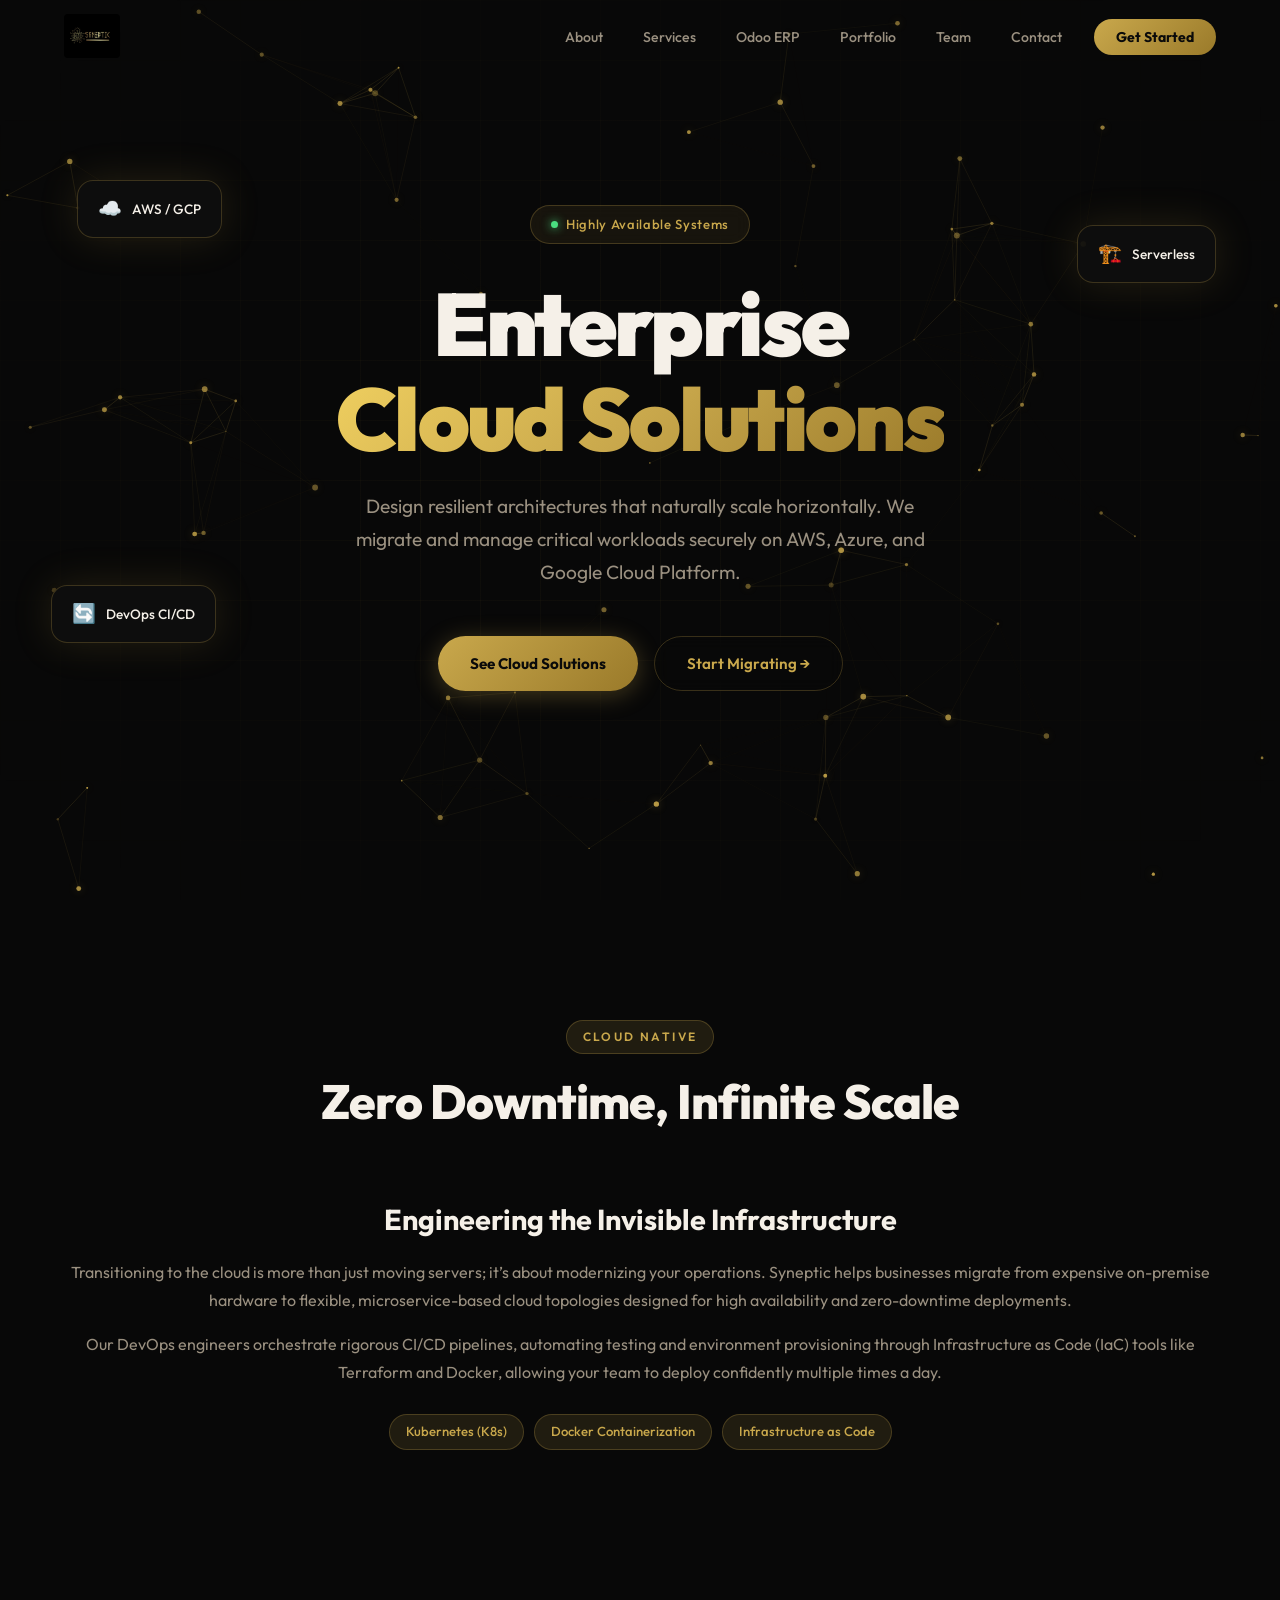
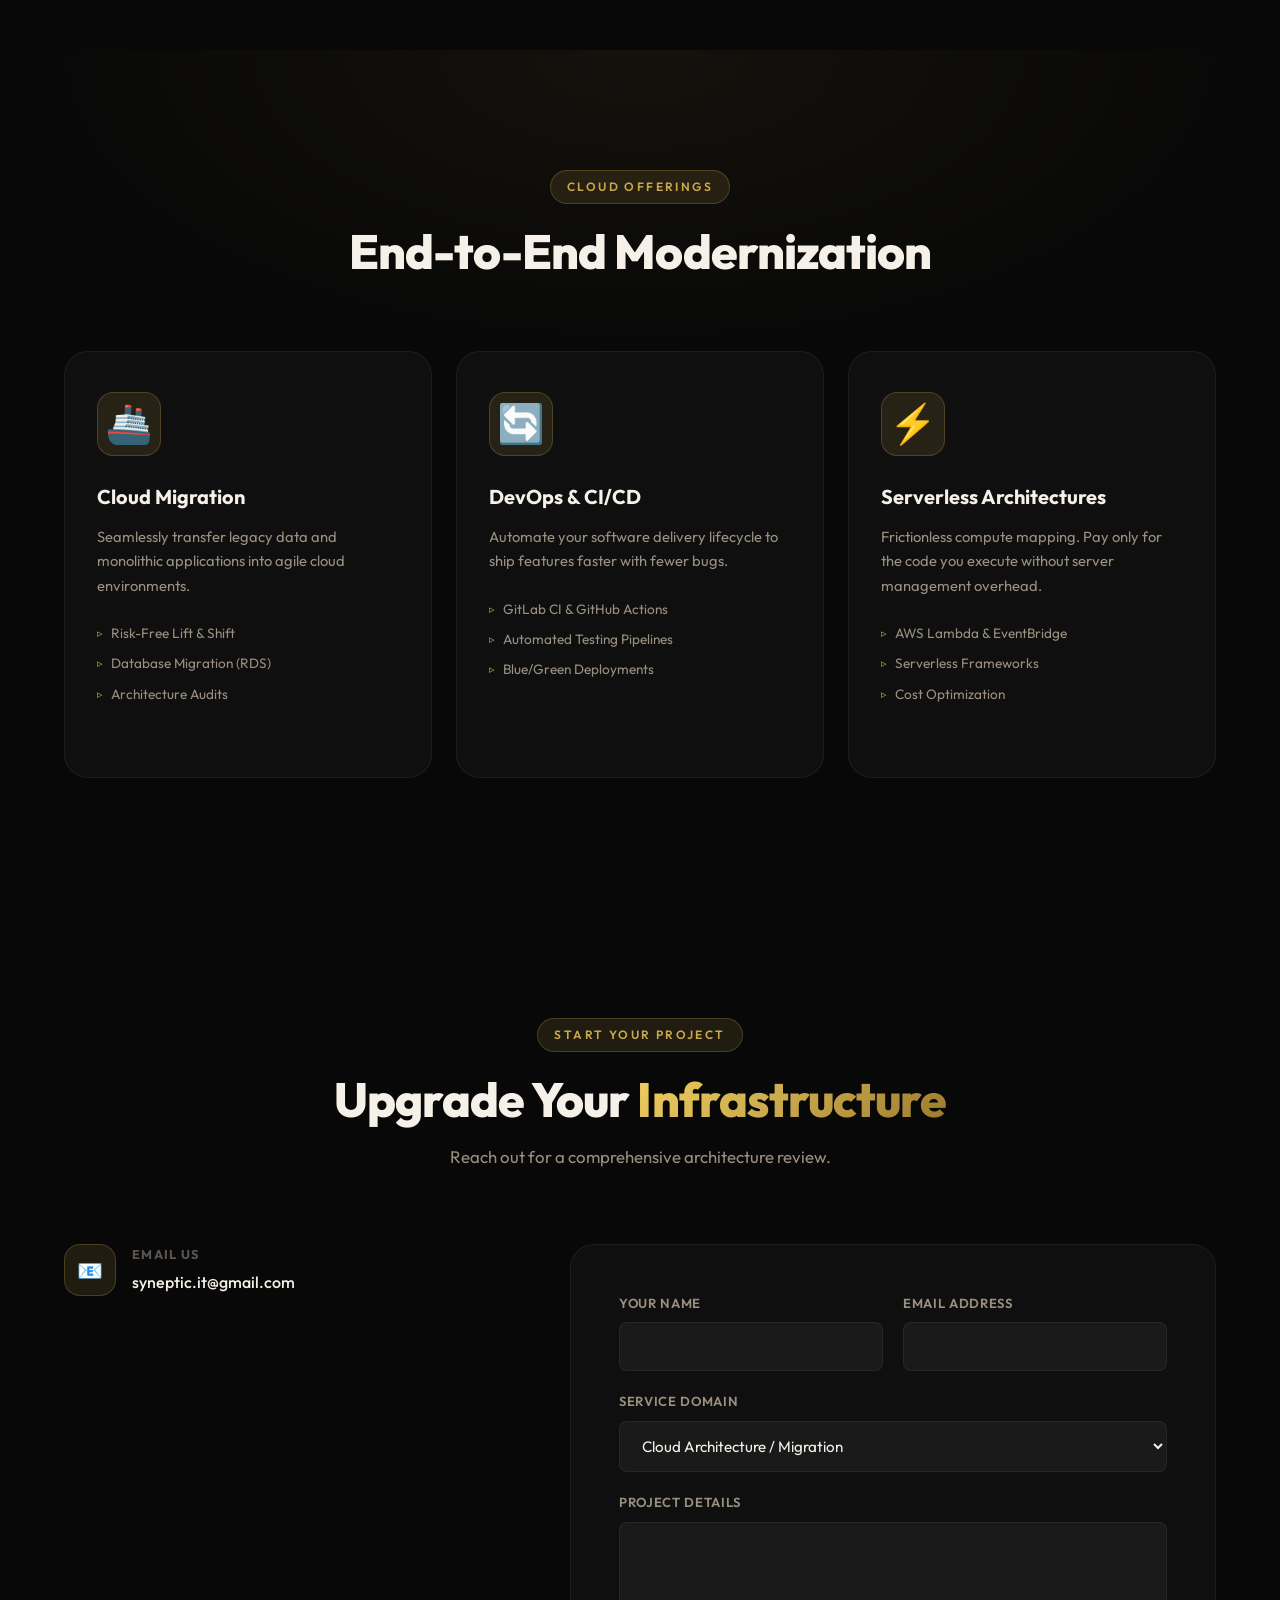
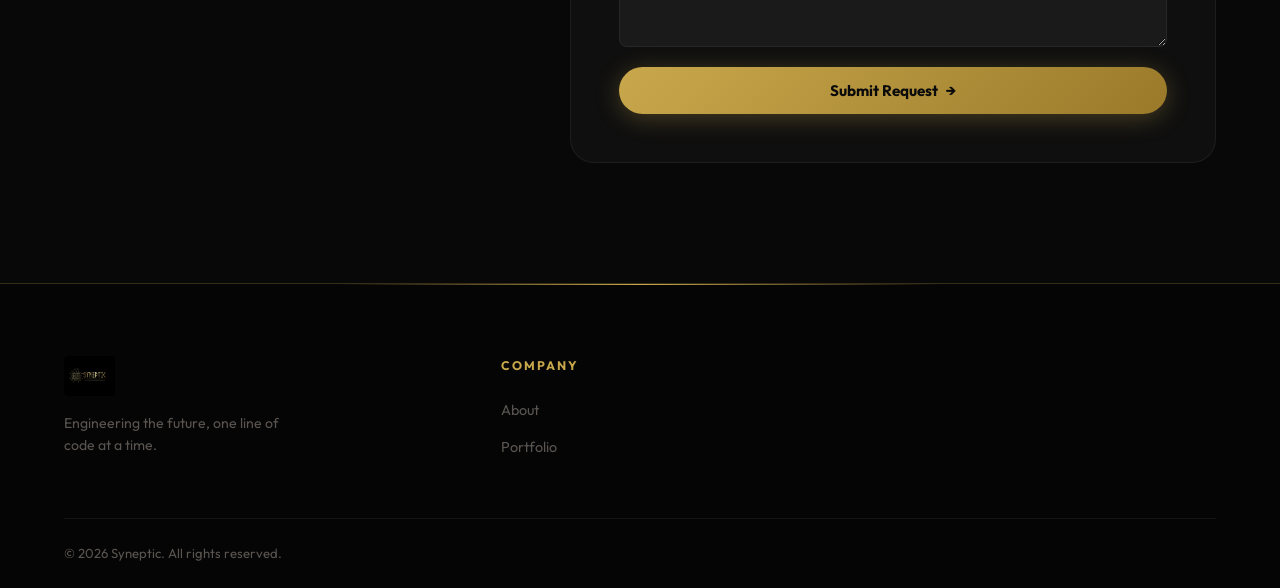
<file: cloud-solutions/index.html>
<!DOCTYPE html>
<html lang="en">

<head>
    <meta charset="UTF-8" />
    <meta name="viewport" content="width=device-width, initial-scale=1.0" />
    <title>Syneptic | Cloud Architecture & Migration Solutions</title>
    <meta name="description"
        content="Migrate, optimize, and modernize with Syneptic's Cloud Solutions. We architect highly resilient, serverless environments on AWS, Azure, and GCP." />
    <meta name="keywords"
        content="Cloud solutions, AWS migration, Azure cloud, GCP architecture, Serverless development, DevOps CI/CD, cloud modernization, Syneptic cloud" />
    <link rel="canonical" href="https://syneptic.info/cloud-solutions/" />
    <meta name="author" content="Syneptic" />

    <!-- Open Graph -->
    <meta property="og:type" content="website" />
    <meta property="og:url" content="https://syneptic.info/cloud-solutions/" />
    <meta property="og:title" content="Cloud Architecture & Migration Solutions" />
    <meta property="og:description" content="Migrate, optimize, and modernize with Syneptic's robust Cloud engineering." />
    <meta property="og:image" content="https://syneptic.info/logo.jpg" />

    <!-- Twitter -->
    <meta property="twitter:card" content="summary_large_image" />
    <meta property="twitter:url" content="https://syneptic.info/cloud-solutions/" />
    <meta property="twitter:title" content="Cloud Architecture & Migration Solutions" />
    <meta property="twitter:description" content="Migrate, optimize, and modernize with Syneptic's robust Cloud engineering." />
    <meta property="twitter:image" content="https://syneptic.info/logo.jpg" />

    <link rel="icon" type="image/jpeg" href="/logo.jpg" />

    <!-- Structured Data (JSON-LD) -->
    <script type="application/ld+json">
    {
      "@context": "https://schema.org",
      "@type": "Service",
      "serviceType": "Cloud Computing Engineering",
      "provider": {
        "@type": "ITUtility",
        "name": "Syneptic",
        "url": "https://syneptic.info/"
      },
      "url": "https://syneptic.info/cloud-solutions/",
      "description": "Scalable, resilient cloud architectures on AWS, Azure, and GCP. DevOps and CI/CD operations.",
      "offers": [
        { "@type": "Offer", "name": "Cloud Migration & Modernization" },
        { "@type": "Offer", "name": "DevOps & CI/CD Pipelines" },
        { "@type": "Offer", "name": "Serverless Architecture" }
      ]
    }
    </script>
    <link rel="preconnect" href="https://fonts.googleapis.com" />
    <link rel="preconnect" href="https://fonts.gstatic.com" crossorigin />
    <link href="https://fonts.googleapis.com/css2?family=Outfit:wght@300;400;500;600;700;800;900&family=Space+Grotesk:wght@300;400;500;600;700&display=swap" rel="stylesheet" />
    <link rel="stylesheet" href="/index.css" />
</head>

<body>

    <nav class="navbar" id="navbar">
        <div class="nav-container">
            <a href="/#hero" class="nav-logo">
                <img src="/logo.jpg" alt="Syneptic Logo" class="logo-img" />
            </a>
            <ul class="nav-links" id="navLinks">
                <li><a href="/#about" class="nav-link">About</a></li>
                <li><a href="/#services" class="nav-link">Services</a></li>
                <li><a href="/odoo/" class="nav-link">Odoo ERP</a></li>
                <li><a href="/#portfolio" class="nav-link">Portfolio</a></li>
                <li><a href="/#team" class="nav-link">Team</a></li>
                <li><a href="#service-contact" class="nav-link">Contact</a></li>
                <li><a href="#service-contact" class="nav-cta">Get Started</a></li>
            </ul>
            <button class="hamburger" id="hamburger" aria-label="Toggle menu">
                <span></span><span></span><span></span>
            </button>
        </div>
    </nav>

    <main id="main-content">
        <section class="hero" id="hero">
            <canvas id="particleCanvas"></canvas>
            <div class="hero-grid-overlay"></div>
            <div class="hero-content">
                <div class="hero-badge">
                    <span class="badge-dot"></span> Highly Available Systems
                </div>
                <h1 class="hero-title">
                    Enterprise <br />
                    <span class="gold-gradient-text">Cloud Solutions</span>
                </h1>
                <p class="hero-subtitle">
                    Design resilient architectures that naturally scale horizontally. We migrate and manage critical workloads securely on AWS, Azure, and Google Cloud Platform.
                </p>
                <div class="hero-actions">
                    <a href="#core-offerings" class="btn btn-primary">See Cloud Solutions</a>
                    <a href="#service-contact" class="btn btn-ghost">Start Migrating →</a>
                </div>
            </div>
            <div class="hero-floating-cards">
                <div class="float-card float-card-1"><span class="fc-icon">☁️</span><span>AWS / GCP</span></div>
                <div class="float-card float-card-2"><span class="fc-icon">🔄</span><span>DevOps CI/CD</span></div>
                <div class="float-card float-card-3"><span class="fc-icon">🏗️</span><span>Serverless</span></div>
            </div>
        </section>

        <!-- Value Prop -->
        <section class="about section">
            <div class="container">
                <div class="section-header reveal">
                    <span class="section-tag">Cloud Native</span>
                    <h2 class="section-title">Zero Downtime, Infinite Scale</h2>
                </div>
                <div class="about-grid" style="grid-template-columns: 1fr;">
                    <div class="about-content reveal-right" style="text-align: center;">
                        <h3>Engineering the Invisible Infrastructure</h3>
                        <p>
                            Transitioning to the cloud is more than just moving servers; it’s about modernizing your operations. Syneptic helps businesses migrate from expensive on-premise hardware to flexible, microservice-based cloud topologies designed for high availability and zero-downtime deployments.
                        </p>
                        <p>
                            Our DevOps engineers orchestrate rigorous CI/CD pipelines, automating testing and environment provisioning through Infrastructure as Code (IaC) tools like Terraform and Docker, allowing your team to deploy confidently multiple times a day.
                        </p>
                        <div class="about-tags" style="justify-content: center;">
                            <span class="tag">Kubernetes (K8s)</span>
                            <span class="tag">Docker Containerization</span>
                            <span class="tag">Infrastructure as Code</span>
                        </div>
                    </div>
                </div>
            </div>
        </section>

        <section class="services section" id="core-offerings">
            <div class="container">
                <div class="section-header reveal">
                    <span class="section-tag">Cloud Offerings</span>
                    <h2 class="section-title">End-to-End Modernization</h2>
                </div>
                <div class="services-grid">
                    <div class="service-card reveal" data-delay="0">
                        <div class="service-icon-wrap"><div class="service-icon">🚢</div></div>
                        <h3>Cloud Migration</h3>
                        <p>Seamlessly transfer legacy data and monolithic applications into agile cloud environments.</p>
                        <ul class="service-list"><li>Risk-Free Lift & Shift</li><li>Database Migration (RDS)</li><li>Architecture Audits</li></ul>
                    </div>
                    <div class="service-card reveal" data-delay="100">
                        <div class="service-icon-wrap"><div class="service-icon">🔄</div></div>
                        <h3>DevOps & CI/CD</h3>
                        <p>Automate your software delivery lifecycle to ship features faster with fewer bugs.</p>
                        <ul class="service-list"><li>GitLab CI & GitHub Actions</li><li>Automated Testing Pipelines</li><li>Blue/Green Deployments</li></ul>
                    </div>
                    <div class="service-card reveal" data-delay="200">
                        <div class="service-icon-wrap"><div class="service-icon">⚡</div></div>
                        <h3>Serverless Architectures</h3>
                        <p>Frictionless compute mapping. Pay only for the code you execute without server management overhead.</p>
                        <ul class="service-list"><li>AWS Lambda & EventBridge</li><li>Serverless Frameworks</li><li>Cost Optimization</li></ul>
                    </div>
                </div>
            </div>
        </section>

        <!-- Form -->
        <section class="contact section" id="service-contact">
            <div class="container">
                <div class="section-header reveal">
                    <span class="section-tag">Start Your Project</span>
                    <h2 class="section-title">Upgrade Your <span class="gold-gradient-text">Infrastructure</span></h2>
                    <p class="section-subtitle">Reach out for a comprehensive architecture review.</p>
                </div>
                <div class="contact-grid">
                    <div class="contact-info reveal">
                        <div class="contact-item"><div class="contact-icon">📧</div><div><h4>Email Us</h4><a href="mailto:syneptic.it@gmail.com">syneptic.it@gmail.com</a></div></div>
                    </div>
                    <form class="contact-form reveal-right" id="contactForm" novalidate>
                        <div class="form-row">
                            <div class="form-group"><label>Your Name</label><input type="text" name="name" required /></div>
                            <div class="form-group"><label>Email Address</label><input type="email" name="email" required /></div>
                        </div>
                        <div class="form-group">
                            <label>Service Domain</label>
                            <select name="subject"><option value="cloud">Cloud Architecture / Migration</option></select>
                        </div>
                        <div class="form-group"><label>Project Details</label><textarea name="message" rows="5" required></textarea></div>
                        <button type="submit" class="btn btn-primary btn-full" id="submitBtn"><span class="btn-text">Submit Request</span><span class="btn-icon">→</span></button>
                        <div class="form-success" id="formSuccess">✅ Success! We'll reply within 24 hours.</div>
                    </form>
                </div>
            </div>
        </section>
    </main>

    <footer class="footer">
        <div class="footer-glow"></div>
        <div class="container">
            <div class="footer-top">
                <div class="footer-brand">
                    <img src="/logo.jpg" alt="Syneptic" class="footer-logo" />
                    <p>Engineering the future, one line of code at a time.</p>
                </div>
                <div class="footer-links-grid">
                    <div class="footer-col">
                        <h4>Company</h4>
                        <ul><li><a href="/#about">About</a></li><li><a href="/#portfolio">Portfolio</a></li></ul>
                    </div>
                </div>
            </div>
            <div class="footer-bottom">
                <p>© 2026 Syneptic. All rights reserved.</p>
            </div>
        </div>
    </footer>

    <script src="/main.js"></script>
</body>
</html>
</file>
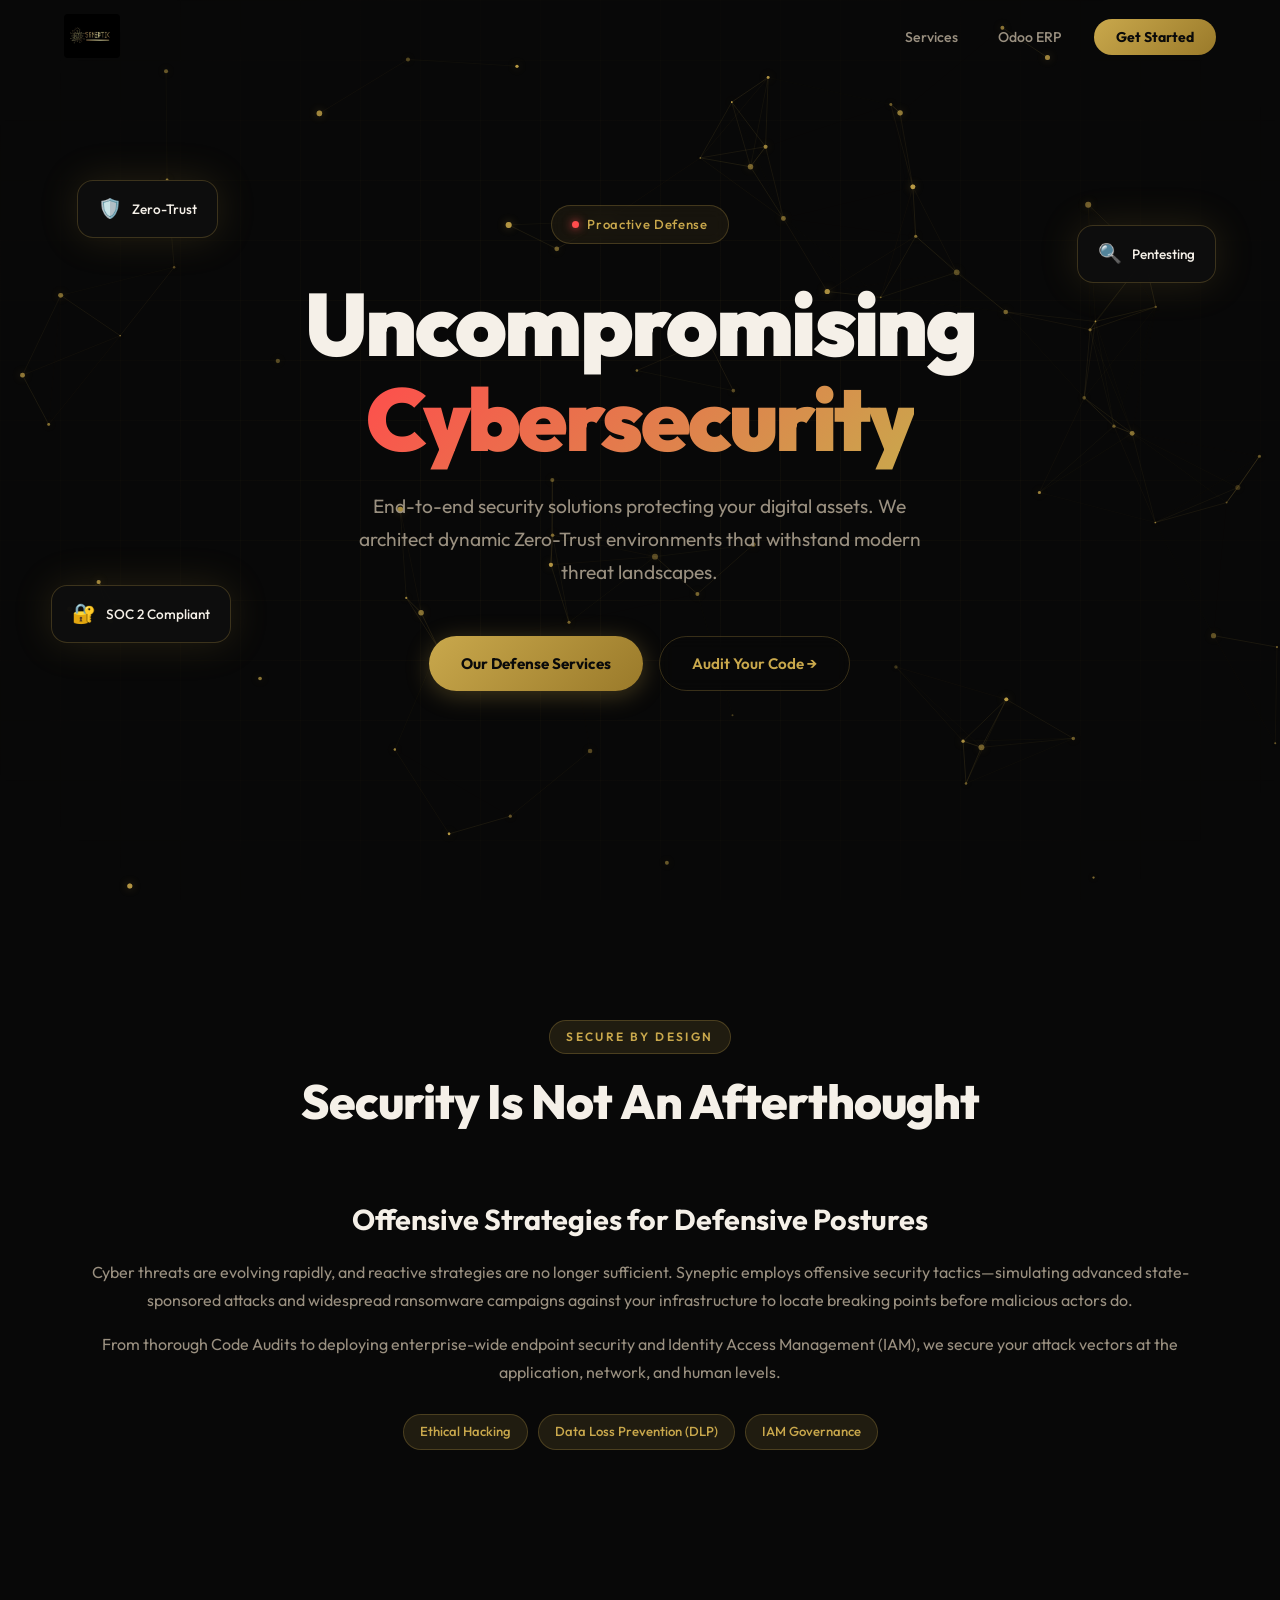
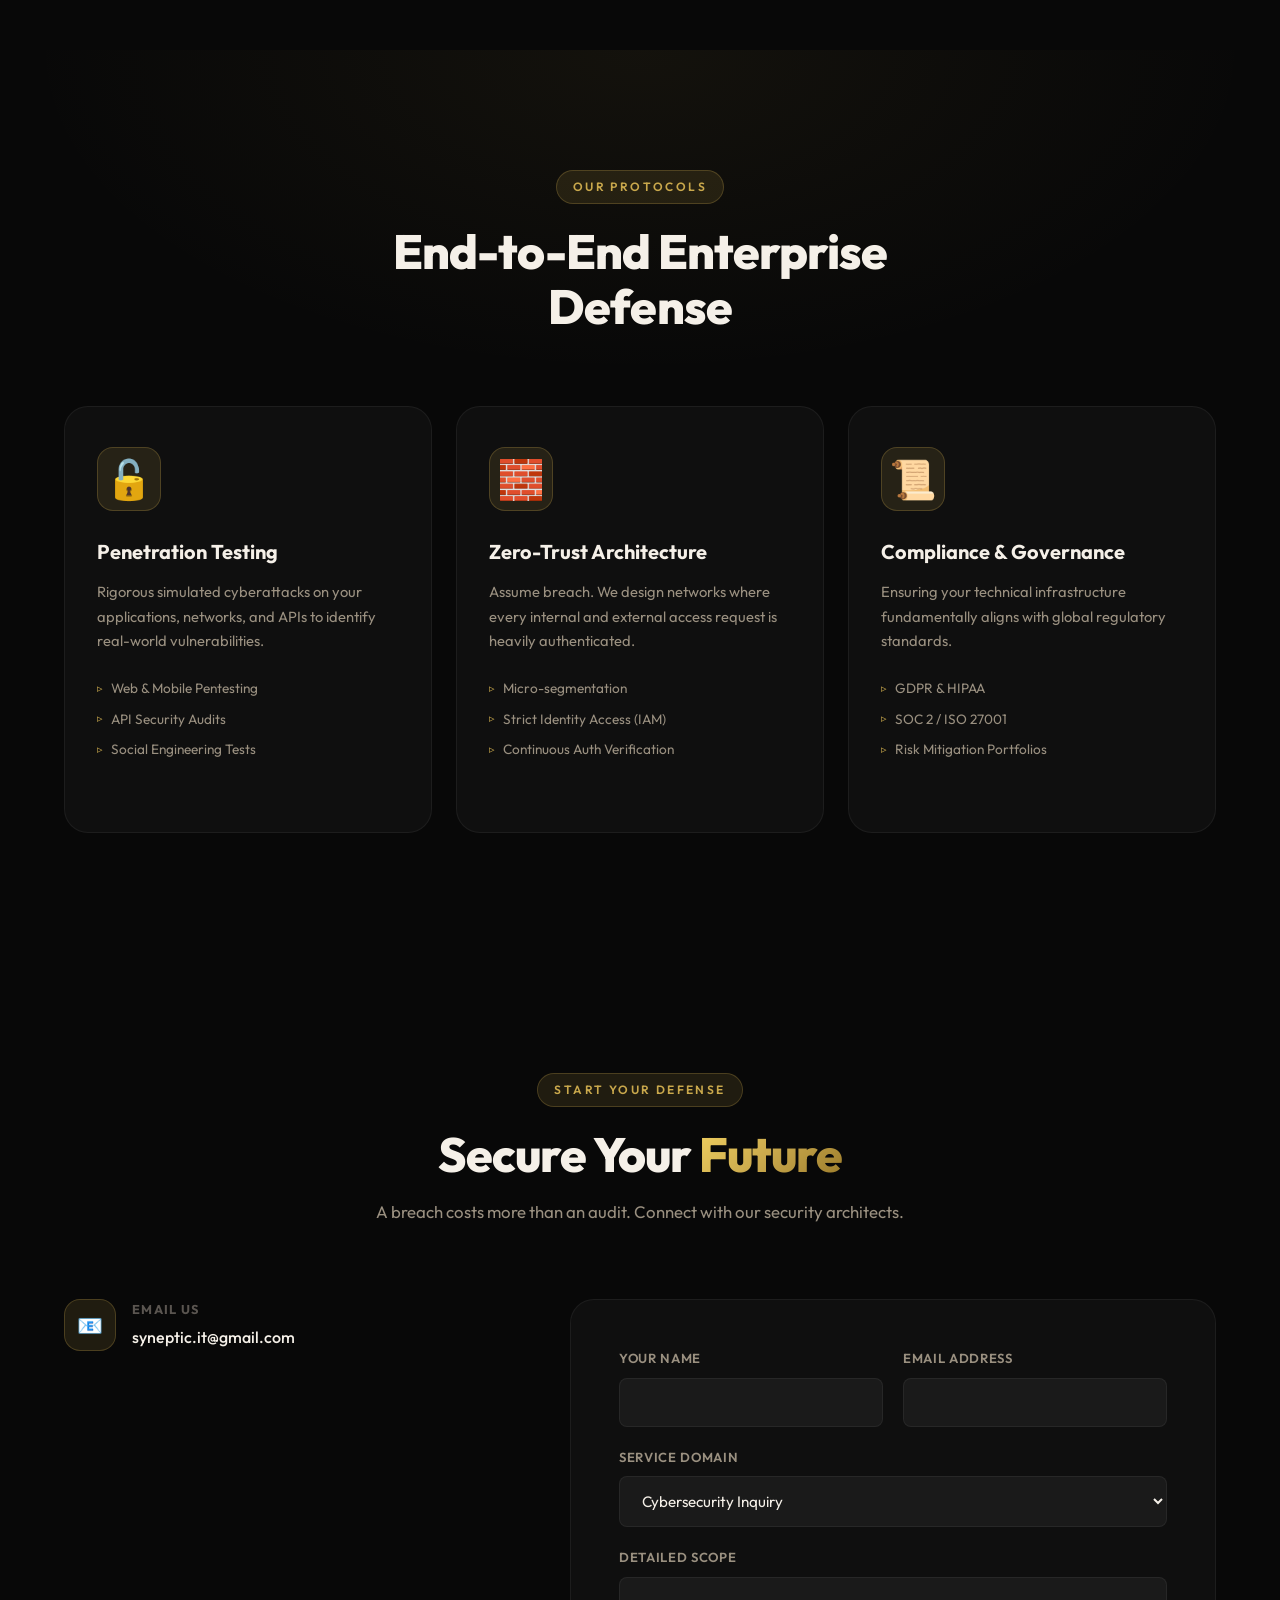
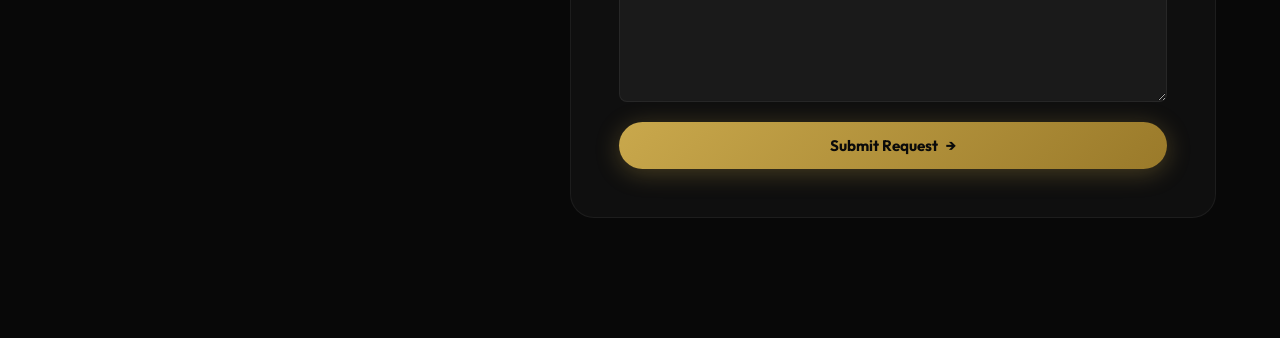
<file: cybersecurity/index.html>
<!DOCTYPE html>
<html lang="en">

<head>
    <meta charset="UTF-8" />
    <meta name="viewport" content="width=device-width, initial-scale=1.0" />
    <title>Syneptic | Advanced Cybersecurity & Defense Solutions</title>
    <meta name="description"
        content="Protect your digital assets with Syneptic's comprehensive cybersecurity services. Specializing in Penetration Testing, Risk Audits, and Zero-Trust Architectures." />
    <meta name="keywords"
        content="cybersecurity, penetration testing, security audits, zero-trust architecture, compliance, ethical hacking, digital security, Syneptic" />
    <link rel="canonical" href="https://syneptic.info/cybersecurity/" />
    <meta name="author" content="Syneptic" />

    <!-- Open Graph -->
    <meta property="og:type" content="website" />
    <meta property="og:url" content="https://syneptic.info/cybersecurity/" />
    <meta property="og:title" content="Advanced Cybersecurity & Defense Solutions" />
    <meta property="og:description" content="Protect your digital assets with Syneptic's comprehensive cybersecurity services and robust defensive strategies." />
    <meta property="og:image" content="https://syneptic.info/logo.jpg" />

    <!-- Twitter -->
    <meta property="twitter:card" content="summary_large_image" />
    <meta property="twitter:url" content="https://syneptic.info/cybersecurity/" />
    <meta property="twitter:title" content="Advanced Cybersecurity & Defense Solutions" />
    <meta property="twitter:description" content="Protect your digital assets with Syneptic's comprehensive cybersecurity services." />
    <meta property="twitter:image" content="https://syneptic.info/logo.jpg" />

    <link rel="icon" type="image/jpeg" href="/logo.jpg" />

    <!-- Structured Data (JSON-LD) -->
    <script type="application/ld+json">
    {
      "@context": "https://schema.org",
      "@type": "Service",
      "serviceType": "Cybersecurity Services",
      "provider": {
        "@type": "ITUtility",
        "name": "Syneptic",
        "url": "https://syneptic.info/"
      },
      "url": "https://syneptic.info/cybersecurity/",
      "description": "Proactive defense strategies targeting modern vulnerabilities through rigorous audits and testing.",
      "offers": [
        { "@type": "Offer", "name": "Penetration Testing" },
        { "@type": "Offer", "name": "Zero-Trust Architecture" },
        { "@type": "Offer", "name": "Regulatory Compliance" }
      ]
    }
    </script>
    <link rel="preconnect" href="https://fonts.googleapis.com" />
    <link rel="preconnect" href="https://fonts.gstatic.com" crossorigin />
    <link href="https://fonts.googleapis.com/css2?family=Outfit:wght@300;400;500;600;700;800;900&family=Space+Grotesk:wght@300;400;500;600;700&display=swap" rel="stylesheet" />
    <link rel="stylesheet" href="/index.css" />
</head>

<body>
    <nav class="navbar" id="navbar">
        <div class="nav-container">
            <a href="/#hero" class="nav-logo"><img src="/logo.jpg" alt="Syneptic Logo" class="logo-img" /></a>
            <ul class="nav-links" id="navLinks">
                <li><a href="/#services" class="nav-link">Services</a></li>
                <li><a href="/odoo/" class="nav-link">Odoo ERP</a></li>
                <li><a href="#service-contact" class="nav-cta">Get Started</a></li>
            </ul>
        </div>
    </nav>

    <main id="main-content">
        <section class="hero" id="hero">
            <canvas id="particleCanvas"></canvas>
            <div class="hero-grid-overlay"></div>
            <div class="hero-content">
                <div class="hero-badge"><span class="badge-dot" style="background:#ff4d4d; box-shadow:0 0 10px #ff4d4d"></span> Proactive Defense</div>
                <h1 class="hero-title">
                    Uncompromising <br />
                    <span class="gold-gradient-text" style="background: linear-gradient(135deg, #ff4c4c, #c9a84c); -webkit-background-clip: text;">Cybersecurity</span>
                </h1>
                <p class="hero-subtitle">End-to-end security solutions protecting your digital assets. We architect dynamic Zero-Trust environments that withstand modern threat landscapes.</p>
                <div class="hero-actions">
                    <a href="#core-offerings" class="btn btn-primary">Our Defense Services</a>
                    <a href="#service-contact" class="btn btn-ghost">Audit Your Code →</a>
                </div>
            </div>
            <div class="hero-floating-cards">
                <div class="float-card float-card-1"><span class="fc-icon">🛡️</span><span>Zero-Trust</span></div>
                <div class="float-card float-card-2"><span class="fc-icon">🔐</span><span>SOC 2 Compliant</span></div>
                <div class="float-card float-card-3"><span class="fc-icon">🔍</span><span>Pentesting</span></div>
            </div>
        </section>

        <!-- Value Prop -->
        <section class="about section">
            <div class="container">
                <div class="section-header reveal">
                    <span class="section-tag">Secure by Design</span>
                    <h2 class="section-title">Security Is Not An Afterthought</h2>
                </div>
                <div class="about-grid" style="grid-template-columns: 1fr;">
                    <div class="about-content reveal-right" style="text-align: center;">
                        <h3>Offensive Strategies for Defensive Postures</h3>
                        <p>
                            Cyber threats are evolving rapidly, and reactive strategies are no longer sufficient. Syneptic employs offensive security tactics—simulating advanced state-sponsored attacks and widespread ransomware campaigns against your infrastructure to locate breaking points before malicious actors do.
                        </p>
                        <p>
                            From thorough Code Audits to deploying enterprise-wide endpoint security and Identity Access Management (IAM), we secure your attack vectors at the application, network, and human levels.
                        </p>
                        <div class="about-tags" style="justify-content: center;">
                            <span class="tag">Ethical Hacking</span>
                            <span class="tag">Data Loss Prevention (DLP)</span>
                            <span class="tag">IAM Governance</span>
                        </div>
                    </div>
                </div>
            </div>
        </section>

        <section class="services section" id="core-offerings">
            <div class="container">
                <div class="section-header reveal">
                    <span class="section-tag">Our Protocols</span>
                    <h2 class="section-title">End-to-End Enterprise Defense</h2>
                </div>
                <div class="services-grid">
                    <div class="service-card reveal" data-delay="0">
                        <div class="service-icon-wrap"><div class="service-icon">🔓</div></div>
                        <h3>Penetration Testing</h3>
                        <p>Rigorous simulated cyberattacks on your applications, networks, and APIs to identify real-world vulnerabilities.</p>
                        <ul class="service-list"><li>Web & Mobile Pentesting</li><li>API Security Audits</li><li>Social Engineering Tests</li></ul>
                    </div>
                    <div class="service-card reveal" data-delay="100">
                        <div class="service-icon-wrap"><div class="service-icon">🧱</div></div>
                        <h3>Zero-Trust Architecture</h3>
                        <p>Assume breach. We design networks where every internal and external access request is heavily authenticated.</p>
                        <ul class="service-list"><li>Micro-segmentation</li><li>Strict Identity Access (IAM)</li><li>Continuous Auth Verification</li></ul>
                    </div>
                    <div class="service-card reveal" data-delay="200">
                        <div class="service-icon-wrap"><div class="service-icon">📜</div></div>
                        <h3>Compliance & Governance</h3>
                        <p>Ensuring your technical infrastructure fundamentally aligns with global regulatory standards.</p>
                        <ul class="service-list"><li>GDPR & HIPAA</li><li>SOC 2 / ISO 27001</li><li>Risk Mitigation Portfolios</li></ul>
                    </div>
                </div>
            </div>
        </section>

        <section class="contact section" id="service-contact">
            <div class="container">
                <div class="section-header reveal">
                    <span class="section-tag">Start Your Defense</span>
                    <h2 class="section-title">Secure Your <span class="gold-gradient-text">Future</span></h2>
                    <p class="section-subtitle">A breach costs more than an audit. Connect with our security architects.</p>
                </div>
                <div class="contact-grid">
                    <div class="contact-info reveal">
                        <div class="contact-item"><div class="contact-icon">📧</div><div><h4>Email Us</h4><a href="mailto:syneptic.it@gmail.com">syneptic.it@gmail.com</a></div></div>
                    </div>
                    <form class="contact-form reveal-right" id="contactForm" novalidate>
                        <div class="form-row">
                            <div class="form-group"><label>Your Name</label><input type="text" name="name" required /></div>
                            <div class="form-group"><label>Email Address</label><input type="email" name="email" required /></div>
                        </div>
                        <div class="form-group"><label>Service Domain</label><select name="subject"><option value="security">Cybersecurity Inquiry</option></select></div>
                        <div class="form-group"><label>Detailed Scope</label><textarea name="message" rows="5" required></textarea></div>
                        <button type="submit" class="btn btn-primary btn-full" id="submitBtn"><span class="btn-text">Submit Request</span><span class="btn-icon">→</span></button>
                        <div class="form-success" id="formSuccess">✅ Success! We'll reply within 24 hours.</div>
                    </form>
                </div>
            </div>
        </section>
    </main>
    <script src="/main.js"></script>
</body>
</html>
</file>
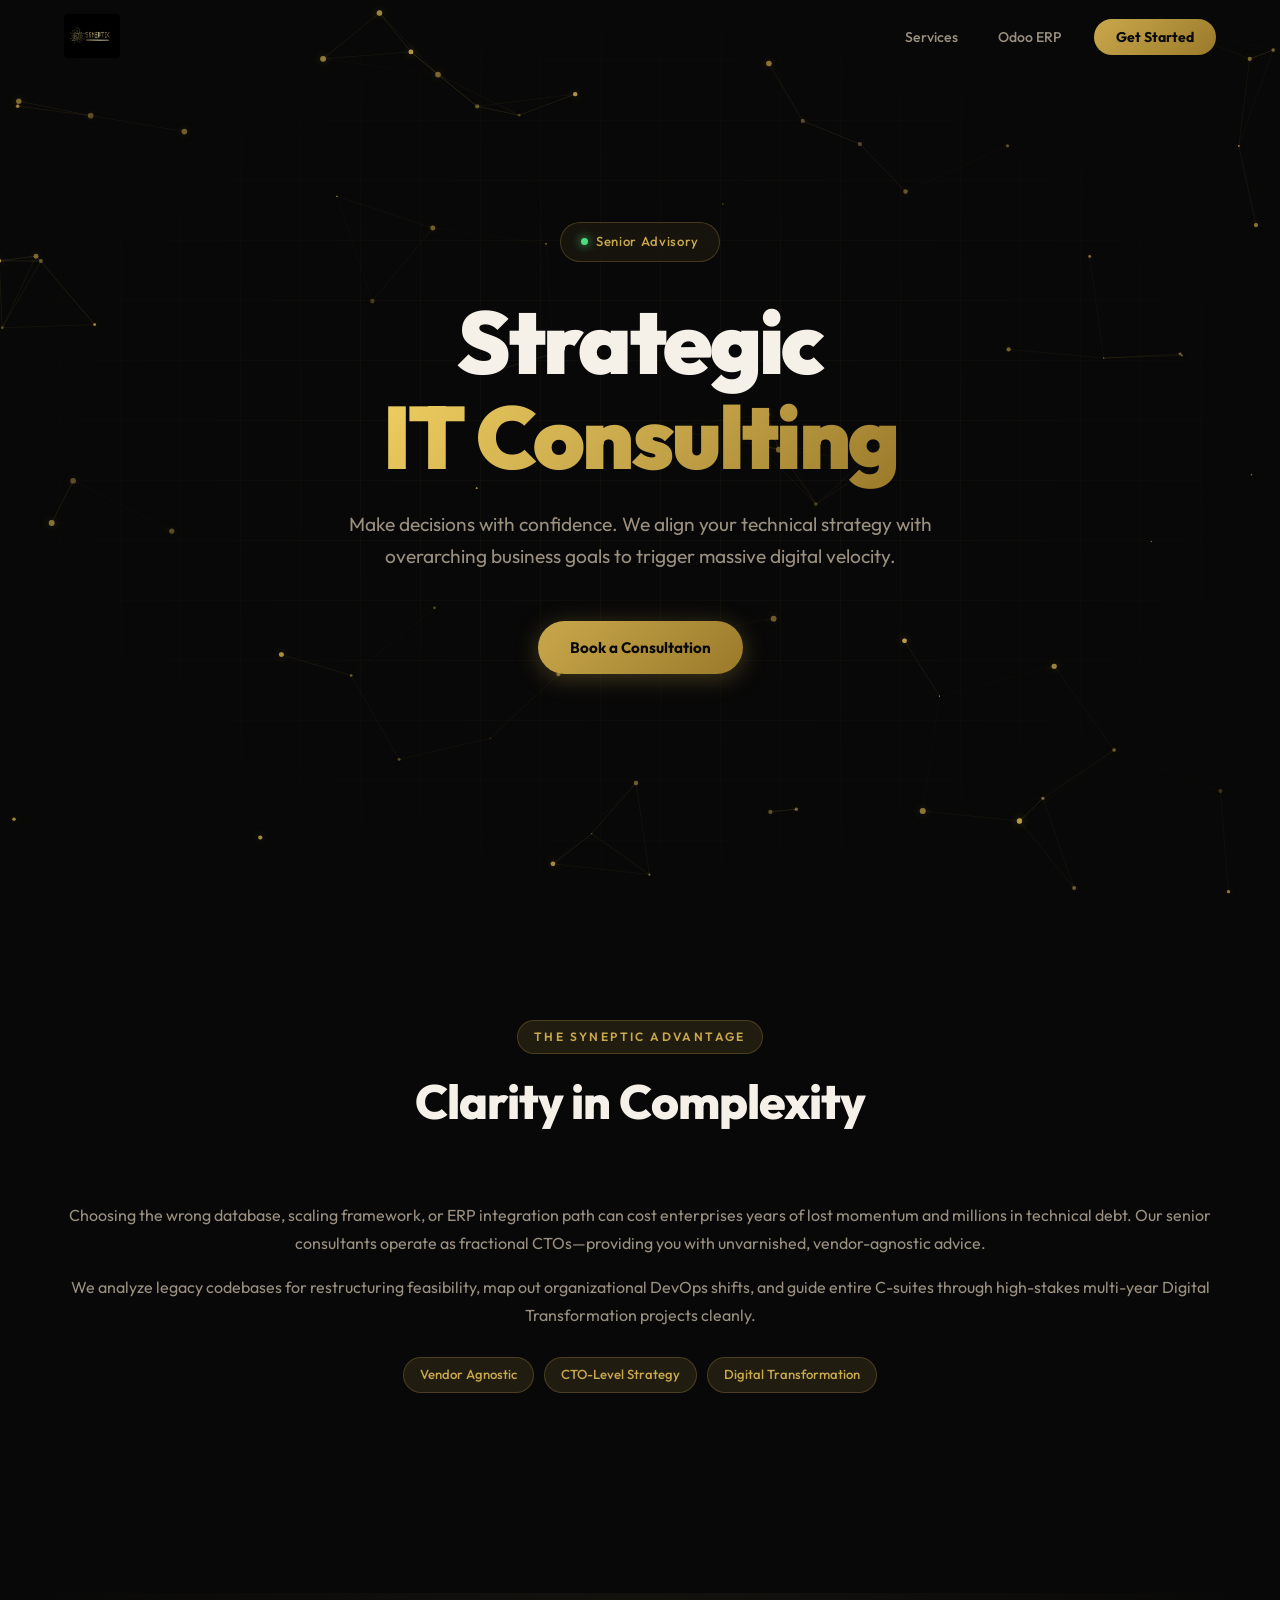
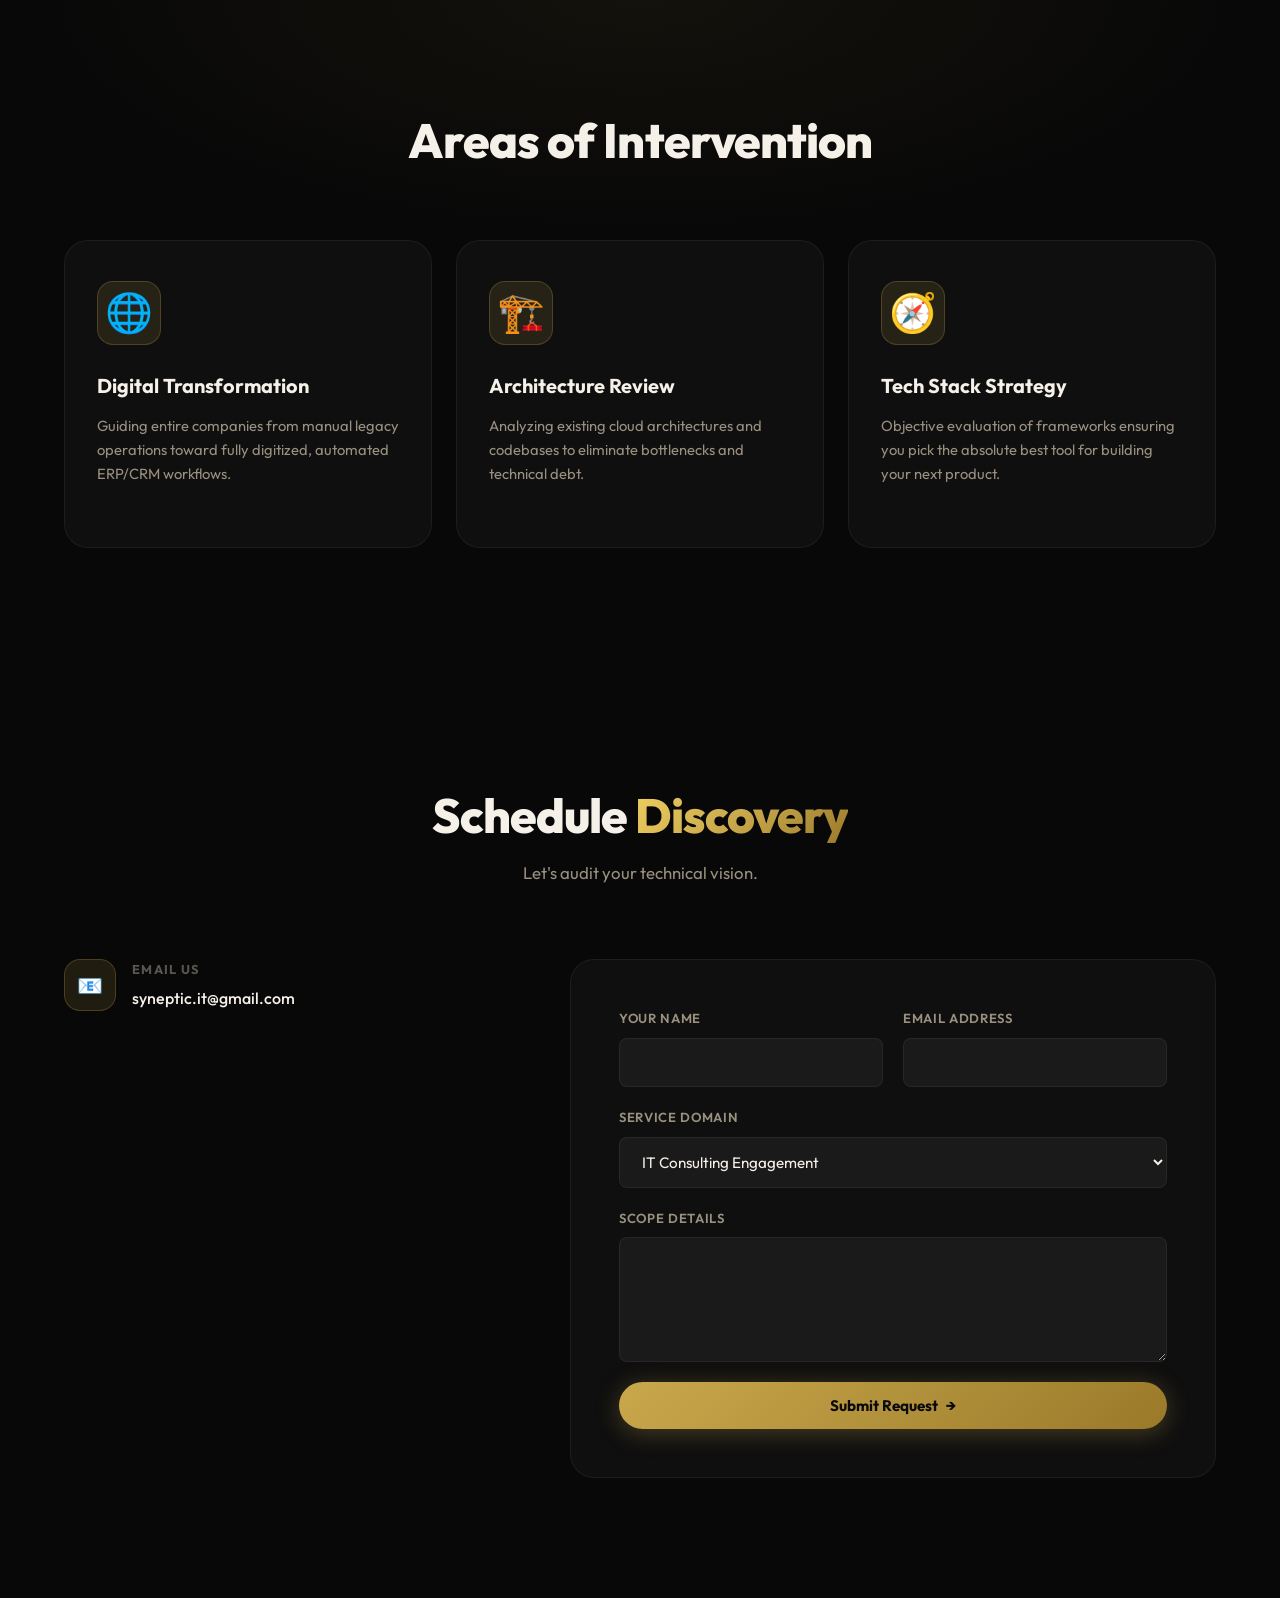
<file: it-consulting/index.html>
<!DOCTYPE html>
<html lang="en">

<head>
    <meta charset="UTF-8" />
    <meta name="viewport" content="width=device-width, initial-scale=1.0" />
    <title>Syneptic | Strategic IT Consulting & Digital Transformation</title>
    <meta name="description"
        content="Align your IT roadmap with your business goals. Syneptic's strategic consulting navigates digital transformation, technical audits, and stack optimization." />
    <meta name="keywords"
        content="IT consulting, digital transformation, architecture review, tech stack strategy, enterprise IT, software consulting, Syneptic consulting" />
    <link rel="canonical" href="https://syneptic.info/it-consulting/" />
    <meta name="author" content="Syneptic" />

    <!-- Open Graph -->
    <meta property="og:type" content="website" />
    <meta property="og:url" content="https://syneptic.info/it-consulting/" />
    <meta property="og:title" content="Strategic IT Consulting & Digital Transformation" />
    <meta property="og:description" content="Align your IT roadmap with your business goals with Syneptic's strategic consulting services." />
    <meta property="og:image" content="https://syneptic.info/logo.jpg" />

    <link rel="icon" type="image/jpeg" href="/logo.jpg" />

    <!-- Structured Data (JSON-LD) -->
    <script type="application/ld+json">
    {
      "@context": "https://schema.org",
      "@type": "Service",
      "serviceType": "IT Consulting Services",
      "provider": {
        "@type": "ITUtility",
        "name": "Syneptic",
        "url": "https://syneptic.info/"
      },
      "url": "https://syneptic.info/it-consulting/",
      "offers": [
        { "@type": "Offer", "name": "Digital Transformation Strategy" },
        { "@type": "Offer", "name": "Architecture & Code Audits" },
        { "@type": "Offer", "name": "Tech Stack Optimization" }
      ]
    }
    </script>
    <link rel="preconnect" href="https://fonts.googleapis.com" />
    <link rel="preconnect" href="https://fonts.gstatic.com" crossorigin />
    <link href="https://fonts.googleapis.com/css2?family=Outfit:wght@300;400;500;600;700;800;900&family=Space+Grotesk:wght@300;400;500;600;700&display=swap" rel="stylesheet" />
    <link rel="stylesheet" href="/index.css" />
</head>

<body>
    <nav class="navbar" id="navbar">
        <div class="nav-container">
            <a href="/#hero" class="nav-logo"><img src="/logo.jpg" alt="Syneptic Logo" class="logo-img" /></a>
            <ul class="nav-links" id="navLinks">
                <li><a href="/#services" class="nav-link">Services</a></li>
                <li><a href="/odoo/" class="nav-link">Odoo ERP</a></li>
                <li><a href="#service-contact" class="nav-cta">Get Started</a></li>
            </ul>
        </div>
    </nav>

    <main id="main-content">
        <section class="hero" id="hero">
            <canvas id="particleCanvas"></canvas>
            <div class="hero-grid-overlay"></div>
            <div class="hero-content">
                <div class="hero-badge"><span class="badge-dot"></span> Senior Advisory</div>
                <h1 class="hero-title">
                    Strategic <br />
                    <span class="gold-gradient-text">IT Consulting</span>
                </h1>
                <p class="hero-subtitle">Make decisions with confidence. We align your technical strategy with overarching business goals to trigger massive digital velocity.</p>
                <div class="hero-actions">
                    <a href="#service-contact" class="btn btn-primary">Book a Consultation</a>
                </div>
            </div>
        </section>

        <!-- Value Prop -->
        <section class="about section">
            <div class="container">
                <div class="section-header reveal">
                    <span class="section-tag">The Syneptic Advantage</span>
                    <h2 class="section-title">Clarity in Complexity</h2>
                </div>
                <div class="about-grid" style="grid-template-columns: 1fr;">
                    <div class="about-content reveal-right" style="text-align: center;">
                        <p>
                            Choosing the wrong database, scaling framework, or ERP integration path can cost enterprises years of lost momentum and millions in technical debt. Our senior consultants operate as fractional CTOs—providing you with unvarnished, vendor-agnostic advice.
                        </p>
                        <p>
                            We analyze legacy codebases for restructuring feasibility, map out organizational DevOps shifts, and guide entire C-suites through high-stakes multi-year Digital Transformation projects cleanly.
                        </p>
                        <div class="about-tags" style="justify-content: center;">
                            <span class="tag">Vendor Agnostic</span>
                            <span class="tag">CTO-Level Strategy</span>
                            <span class="tag">Digital Transformation</span>
                        </div>
                    </div>
                </div>
            </div>
        </section>

        <section class="services section" id="core-offerings">
            <div class="container">
                <div class="section-header reveal">
                    <h2 class="section-title">Areas of Intervention</h2>
                </div>
                <div class="services-grid">
                    <div class="service-card reveal" data-delay="0">
                        <div class="service-icon-wrap"><div class="service-icon">🌐</div></div>
                        <h3>Digital Transformation</h3>
                        <p>Guiding entire companies from manual legacy operations toward fully digitized, automated ERP/CRM workflows.</p>
                    </div>
                    <div class="service-card reveal" data-delay="100">
                        <div class="service-icon-wrap"><div class="service-icon">🏗️</div></div>
                        <h3>Architecture Review</h3>
                        <p>Analyzing existing cloud architectures and codebases to eliminate bottlenecks and technical debt.</p>
                    </div>
                    <div class="service-card reveal" data-delay="200">
                        <div class="service-icon-wrap"><div class="service-icon">🧭</div></div>
                        <h3>Tech Stack Strategy</h3>
                        <p>Objective evaluation of frameworks ensuring you pick the absolute best tool for building your next product.</p>
                    </div>
                </div>
            </div>
        </section>

        <section class="contact section" id="service-contact">
            <div class="container">
                <div class="section-header reveal">
                    <h2 class="section-title">Schedule <span class="gold-gradient-text">Discovery</span></h2>
                    <p class="section-subtitle">Let's audit your technical vision.</p>
                </div>
                <div class="contact-grid">
                    <div class="contact-info reveal">
                        <div class="contact-item"><div class="contact-icon">📧</div><div><h4>Email Us</h4><a href="mailto:syneptic.it@gmail.com">syneptic.it@gmail.com</a></div></div>
                    </div>
                    <form class="contact-form reveal-right" id="contactForm" novalidate>
                        <div class="form-row">
                            <div class="form-group"><label>Your Name</label><input type="text" name="name" required /></div>
                            <div class="form-group"><label>Email Address</label><input type="email" name="email" required /></div>
                        </div>
                        <div class="form-group"><label>Service Domain</label><select name="subject"><option value="consulting">IT Consulting Engagement</option></select></div>
                        <div class="form-group"><label>Scope Details</label><textarea name="message" rows="5" required></textarea></div>
                        <button type="submit" class="btn btn-primary btn-full" id="submitBtn"><span class="btn-text">Submit Request</span><span class="btn-icon">→</span></button>
                    </form>
                </div>
            </div>
        </section>
    </main>
    <script src="/main.js"></script>
</body>
</html>
</file>
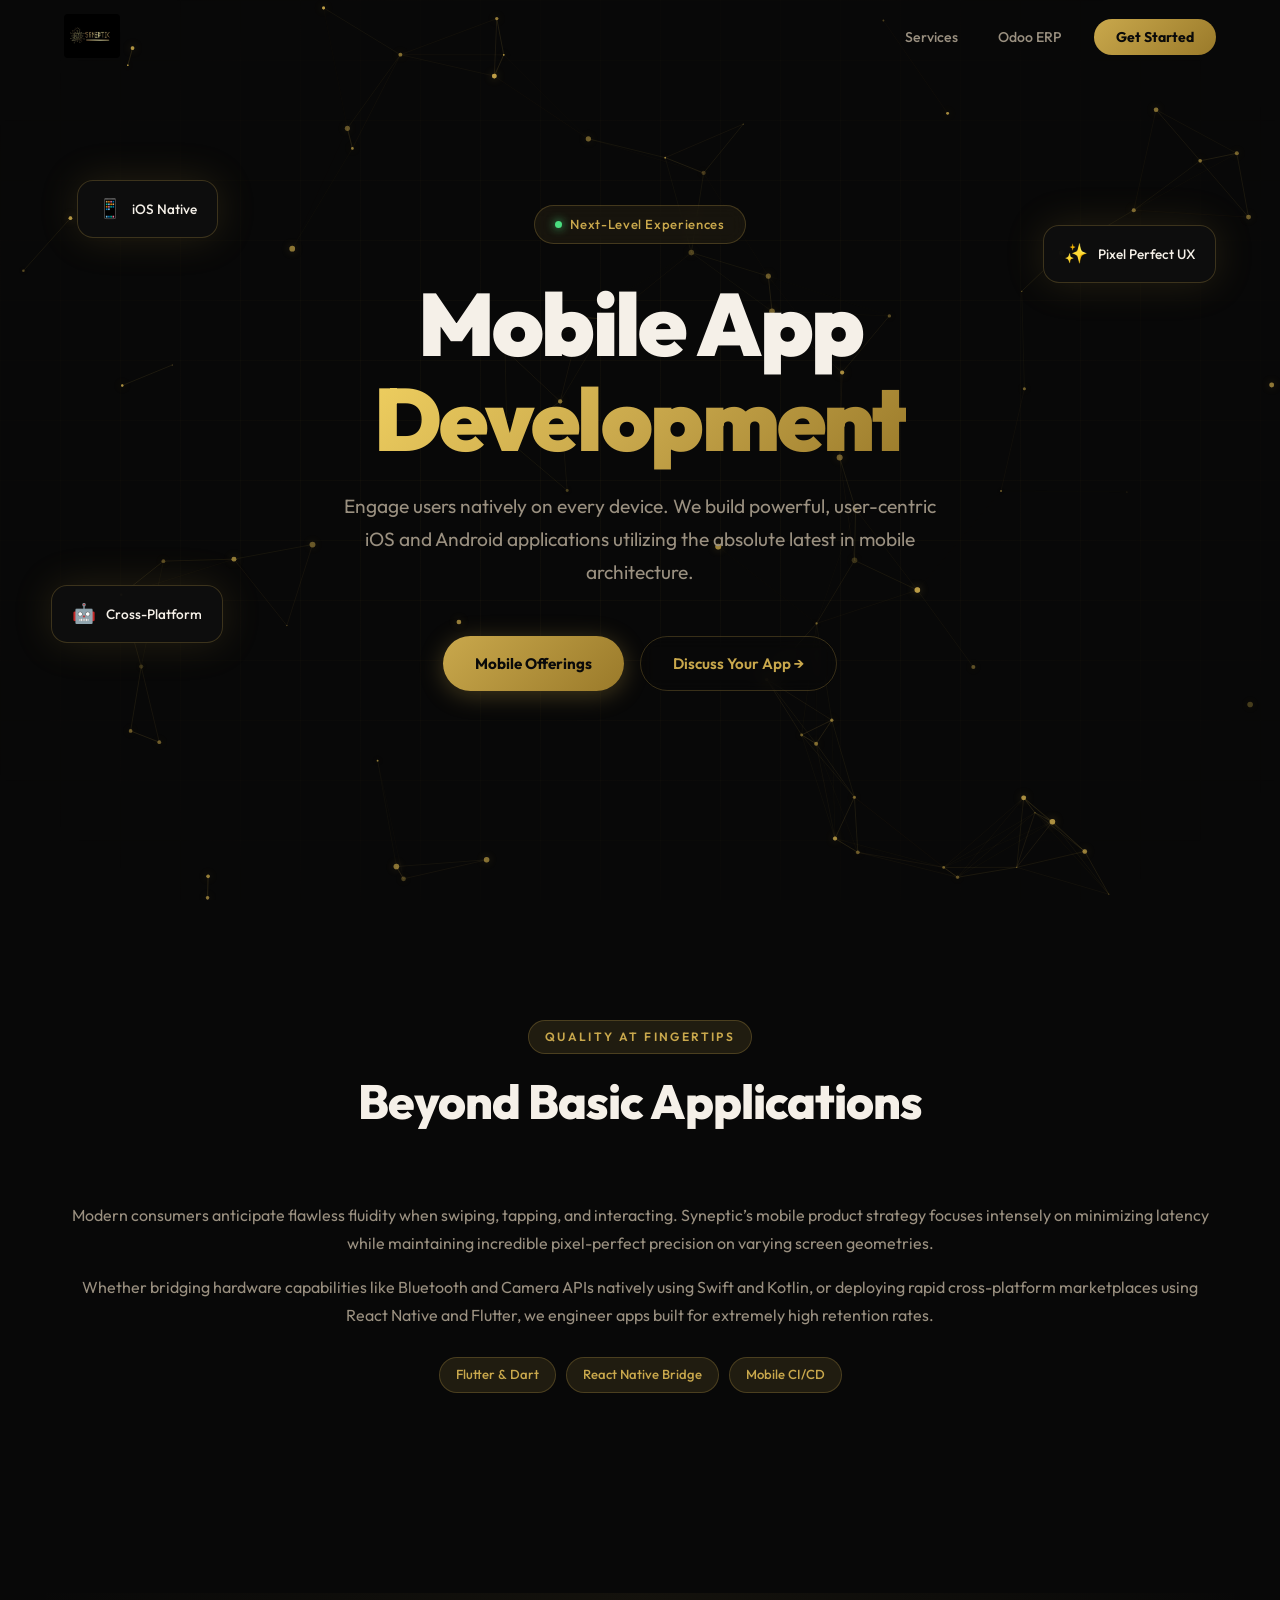
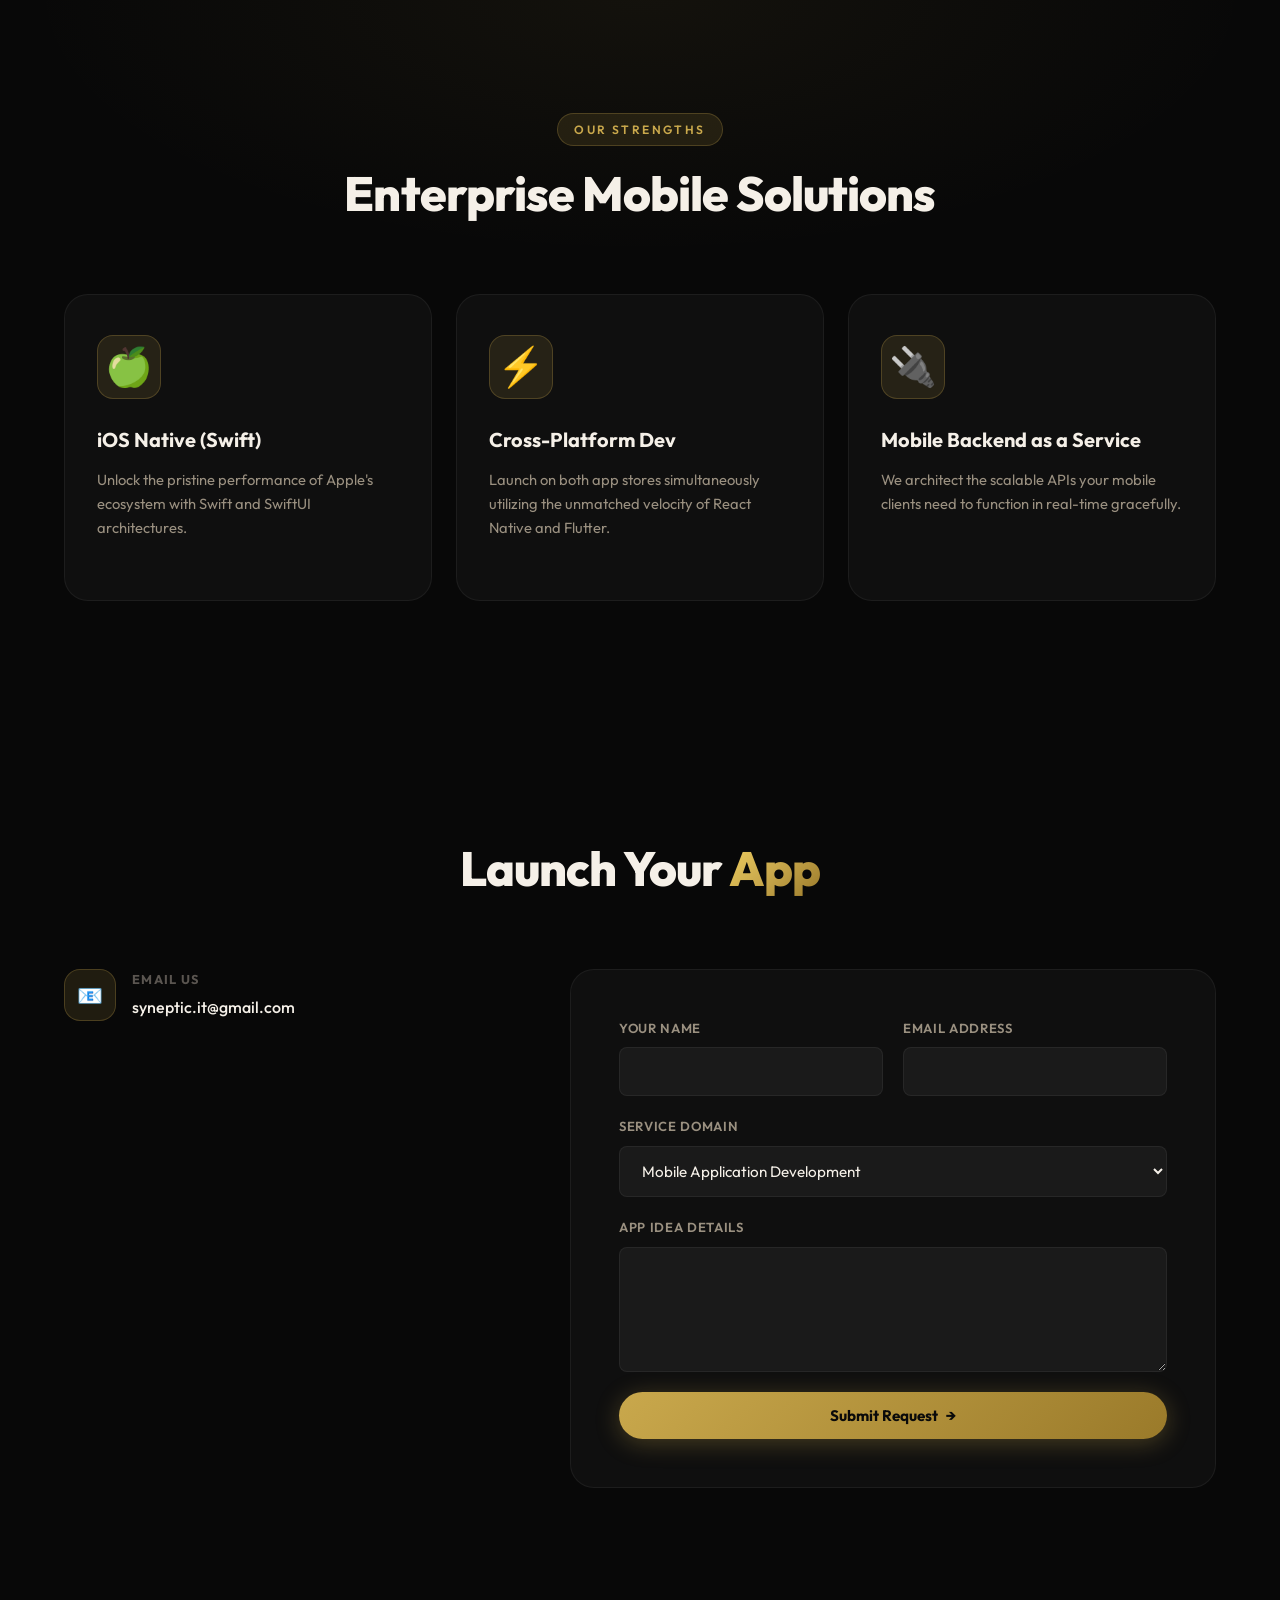
<file: mobile-development/index.html>
<!DOCTYPE html>
<html lang="en">

<head>
    <meta charset="UTF-8" />
    <meta name="viewport" content="width=device-width, initial-scale=1.0" />
    <title>Syneptic | Native & Cross-Platform Mobile App Development</title>
    <meta name="description"
        content="Develop feature-rich, scalable mobile applications with Syneptic. We specialize in React Native, Flutter, and native iOS/Android development." />
    <meta name="keywords"
        content="mobile app development, iOS apps, Android apps, React Native development, Flutter development, cross-platform apps, Syneptic mobile" />
    <link rel="canonical" href="https://syneptic.info/mobile-development/" />
    <meta name="author" content="Syneptic" />

    <!-- Open Graph -->
    <meta property="og:type" content="website" />
    <meta property="og:url" content="https://syneptic.info/mobile-development/" />
    <meta property="og:title" content="Native & Cross-Platform Mobile App Development" />
    <meta property="og:description" content="Develop feature-rich, scalable mobile applications with Syneptic. Specializing in iOS and Android." />
    <meta property="og:image" content="https://syneptic.info/logo.jpg" />

    <link rel="icon" type="image/jpeg" href="/logo.jpg" />

    <!-- Structured Data (JSON-LD) -->
    <script type="application/ld+json">
    {
      "@context": "https://schema.org",
      "@type": "Service",
      "serviceType": "Mobile App Development",
      "provider": {
        "@type": "ITUtility",
        "name": "Syneptic",
        "url": "https://syneptic.info/"
      },
      "url": "https://syneptic.info/mobile-development/",
      "offers": [
        { "@type": "Offer", "name": "iOS App Development" },
        { "@type": "Offer", "name": "Android App Development" },
        { "@type": "Offer", "name": "Cross-Platform Apps (React Native / Flutter)" }
      ]
    }
    </script>
    <link rel="preconnect" href="https://fonts.googleapis.com" />
    <link rel="preconnect" href="https://fonts.gstatic.com" crossorigin />
    <link href="https://fonts.googleapis.com/css2?family=Outfit:wght@300;400;500;600;700;800;900&family=Space+Grotesk:wght@300;400;500;600;700&display=swap" rel="stylesheet" />
    <link rel="stylesheet" href="/index.css" />
</head>

<body>
    <nav class="navbar" id="navbar">
        <div class="nav-container">
            <a href="/#hero" class="nav-logo"><img src="/logo.jpg" alt="Syneptic Logo" class="logo-img" /></a>
            <ul class="nav-links" id="navLinks">
                <li><a href="/#services" class="nav-link">Services</a></li>
                <li><a href="/odoo/" class="nav-link">Odoo ERP</a></li>
                <li><a href="#service-contact" class="nav-cta">Get Started</a></li>
            </ul>
        </div>
    </nav>

    <main id="main-content">
        <section class="hero" id="hero">
            <canvas id="particleCanvas"></canvas>
            <div class="hero-grid-overlay"></div>
            <div class="hero-content">
                <div class="hero-badge"><span class="badge-dot"></span> Next-Level Experiences</div>
                <h1 class="hero-title">
                    Mobile App <br />
                    <span class="gold-gradient-text">Development</span>
                </h1>
                <p class="hero-subtitle">Engage users natively on every device. We build powerful, user-centric iOS and Android applications utilizing the absolute latest in mobile architecture.</p>
                <div class="hero-actions">
                    <a href="#core-offerings" class="btn btn-primary">Mobile Offerings</a>
                    <a href="#service-contact" class="btn btn-ghost">Discuss Your App →</a>
                </div>
            </div>
            <div class="hero-floating-cards">
                <div class="float-card float-card-1"><span class="fc-icon">📱</span><span>iOS Native</span></div>
                <div class="float-card float-card-2"><span class="fc-icon">🤖</span><span>Cross-Platform</span></div>
                <div class="float-card float-card-3"><span class="fc-icon">✨</span><span>Pixel Perfect UX</span></div>
            </div>
        </section>

        <!-- Value Prop -->
        <section class="about section">
            <div class="container">
                <div class="section-header reveal">
                    <span class="section-tag">Quality at Fingertips</span>
                    <h2 class="section-title">Beyond Basic Applications</h2>
                </div>
                <div class="about-grid" style="grid-template-columns: 1fr;">
                    <div class="about-content reveal-right" style="text-align: center;">
                        <p>
                            Modern consumers anticipate flawless fluidity when swiping, tapping, and interacting. Syneptic’s mobile product strategy focuses intensely on minimizing latency while maintaining incredible pixel-perfect precision on varying screen geometries. 
                        </p>
                        <p>
                            Whether bridging hardware capabilities like Bluetooth and Camera APIs natively using Swift and Kotlin, or deploying rapid cross-platform marketplaces using React Native and Flutter, we engineer apps built for extremely high retention rates.
                        </p>
                        <div class="about-tags" style="justify-content: center;">
                            <span class="tag">Flutter & Dart</span>
                            <span class="tag">React Native Bridge</span>
                            <span class="tag">Mobile CI/CD</span>
                        </div>
                    </div>
                </div>
            </div>
        </section>

        <section class="services section" id="core-offerings">
            <div class="container">
                <div class="section-header reveal">
                    <span class="section-tag">Our Strengths</span>
                    <h2 class="section-title">Enterprise Mobile Solutions</h2>
                </div>
                <div class="services-grid">
                    <div class="service-card reveal" data-delay="0">
                        <div class="service-icon-wrap"><div class="service-icon">🍏</div></div>
                        <h3>iOS Native (Swift)</h3>
                        <p>Unlock the pristine performance of Apple's ecosystem with Swift and SwiftUI architectures.</p>
                    </div>
                    <div class="service-card reveal" data-delay="100">
                        <div class="service-icon-wrap"><div class="service-icon">⚡</div></div>
                        <h3>Cross-Platform Dev</h3>
                        <p>Launch on both app stores simultaneously utilizing the unmatched velocity of React Native and Flutter.</p>
                    </div>
                    <div class="service-card reveal" data-delay="200">
                        <div class="service-icon-wrap"><div class="service-icon">🔌</div></div>
                        <h3>Mobile Backend as a Service</h3>
                        <p>We architect the scalable APIs your mobile clients need to function in real-time gracefully.</p>
                    </div>
                </div>
            </div>
        </section>

        <section class="contact section" id="service-contact">
            <div class="container">
                <div class="section-header reveal">
                    <h2 class="section-title">Launch Your <span class="gold-gradient-text">App</span></h2>
                </div>
                <div class="contact-grid">
                    <div class="contact-info reveal">
                        <div class="contact-item"><div class="contact-icon">📧</div><div><h4>Email Us</h4><a href="mailto:syneptic.it@gmail.com">syneptic.it@gmail.com</a></div></div>
                    </div>
                    <form class="contact-form reveal-right" id="contactForm" novalidate>
                        <div class="form-row">
                            <div class="form-group"><label>Your Name</label><input type="text" name="name" required /></div>
                            <div class="form-group"><label>Email Address</label><input type="email" name="email" required /></div>
                        </div>
                        <div class="form-group"><label>Service Domain</label><select name="subject"><option value="mobile">Mobile Application Development</option></select></div>
                        <div class="form-group"><label>App Idea Details</label><textarea name="message" rows="5" required></textarea></div>
                        <button type="submit" class="btn btn-primary btn-full" id="submitBtn"><span class="btn-text">Submit Request</span><span class="btn-icon">→</span></button>
                    </form>
                </div>
            </div>
        </section>
    </main>
    <script src="/main.js"></script>
</body>
</html>
</file>
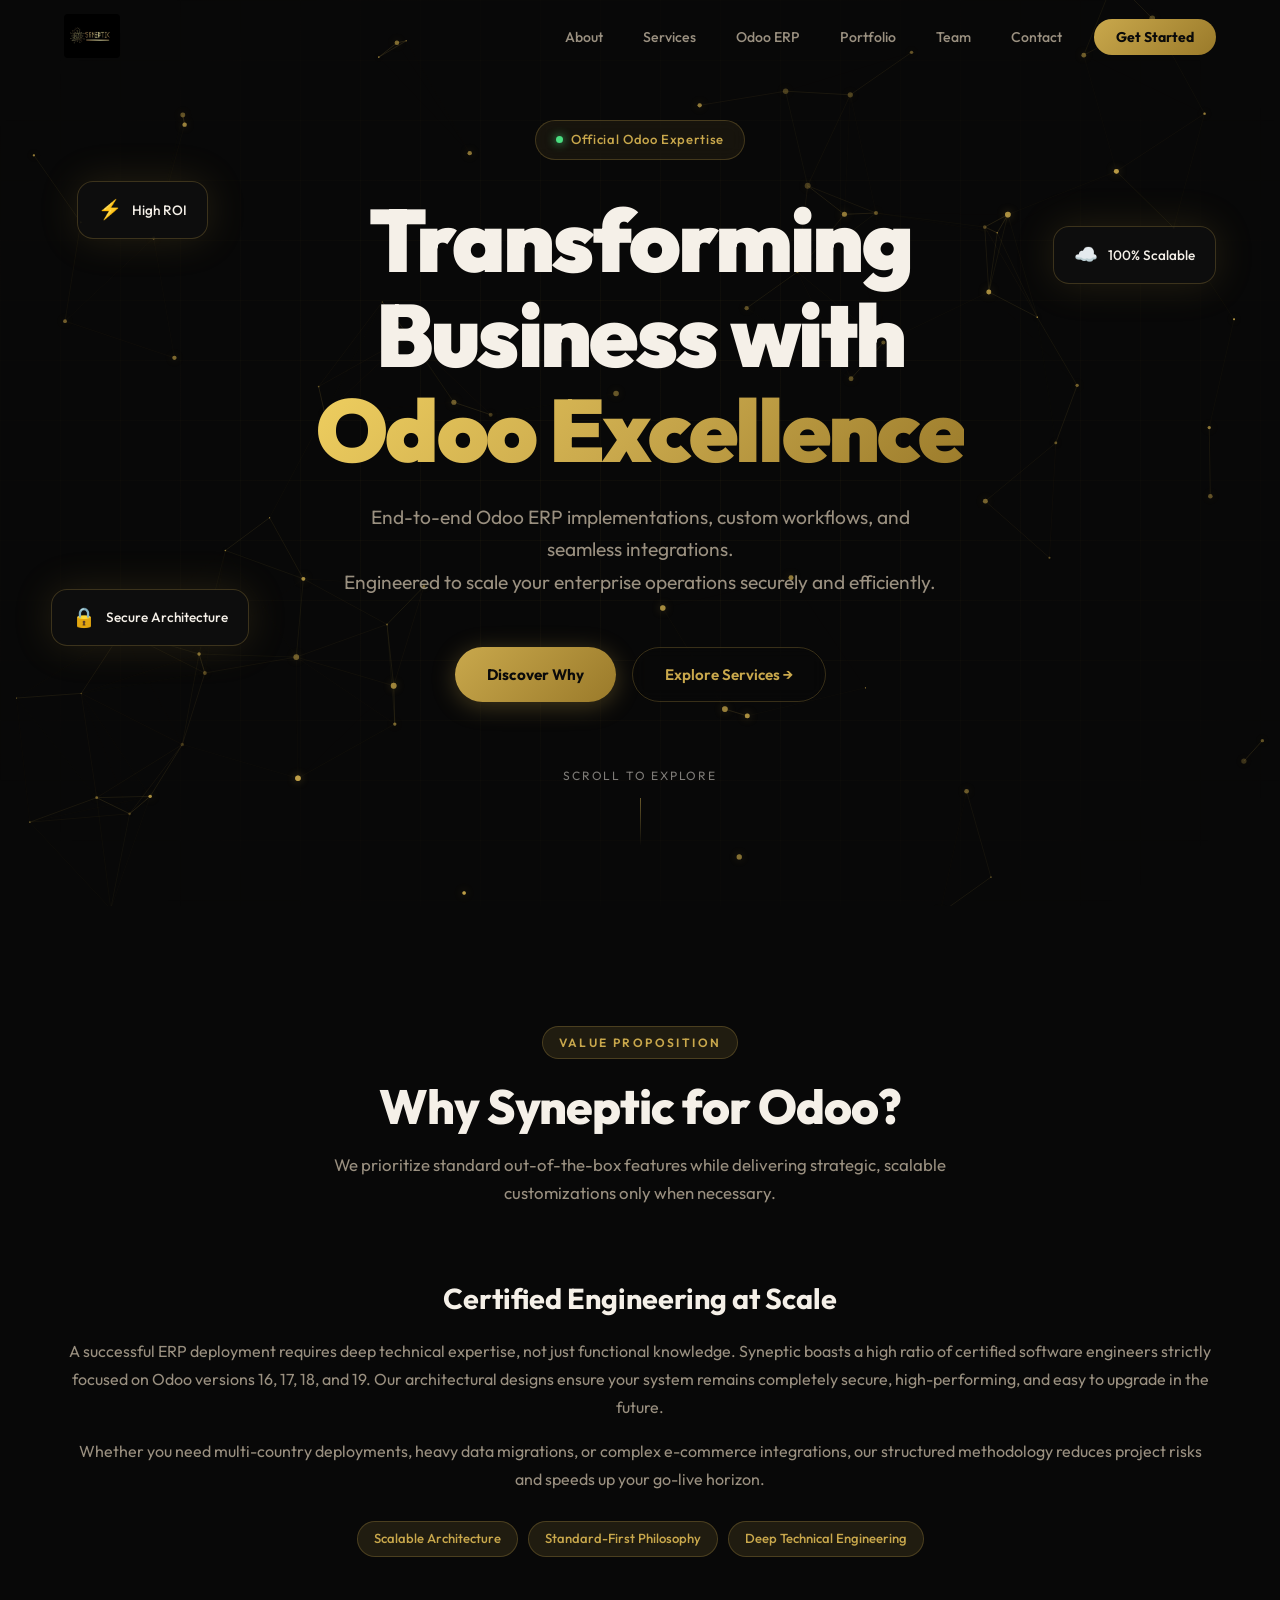
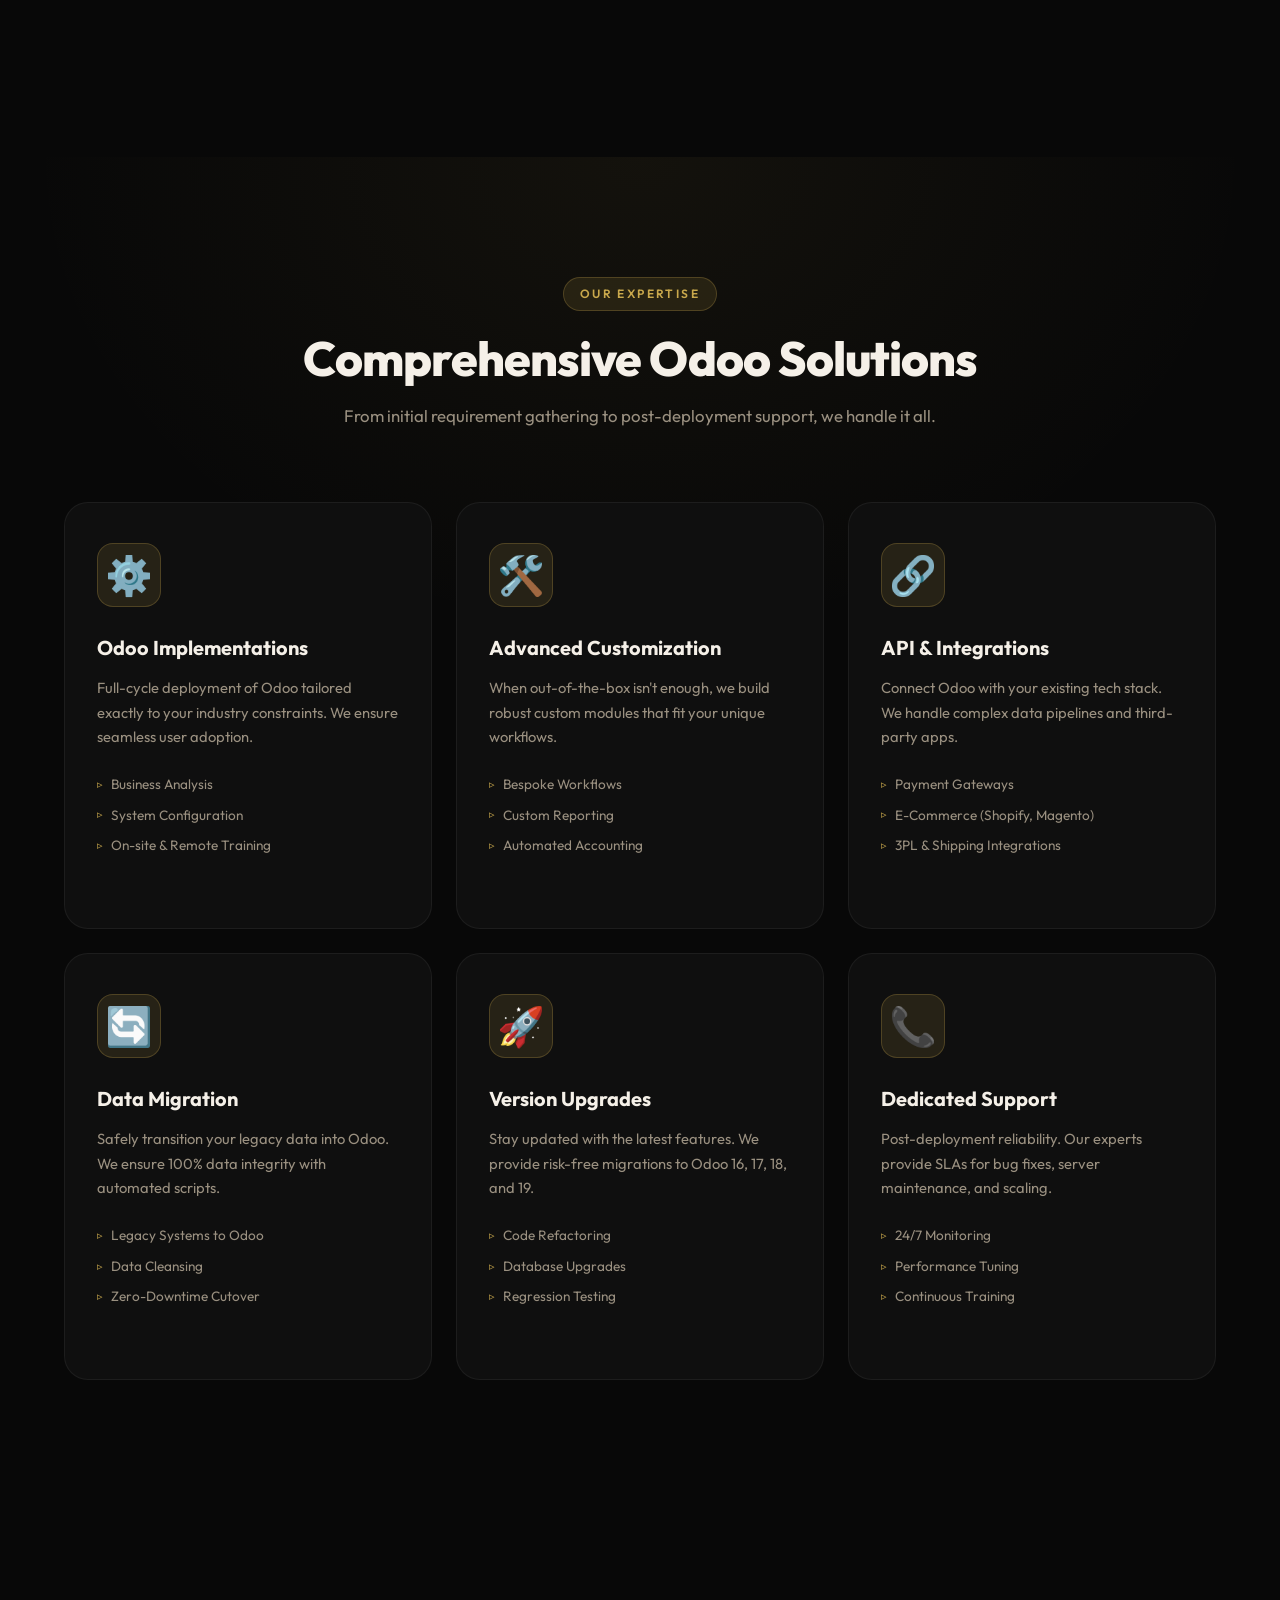
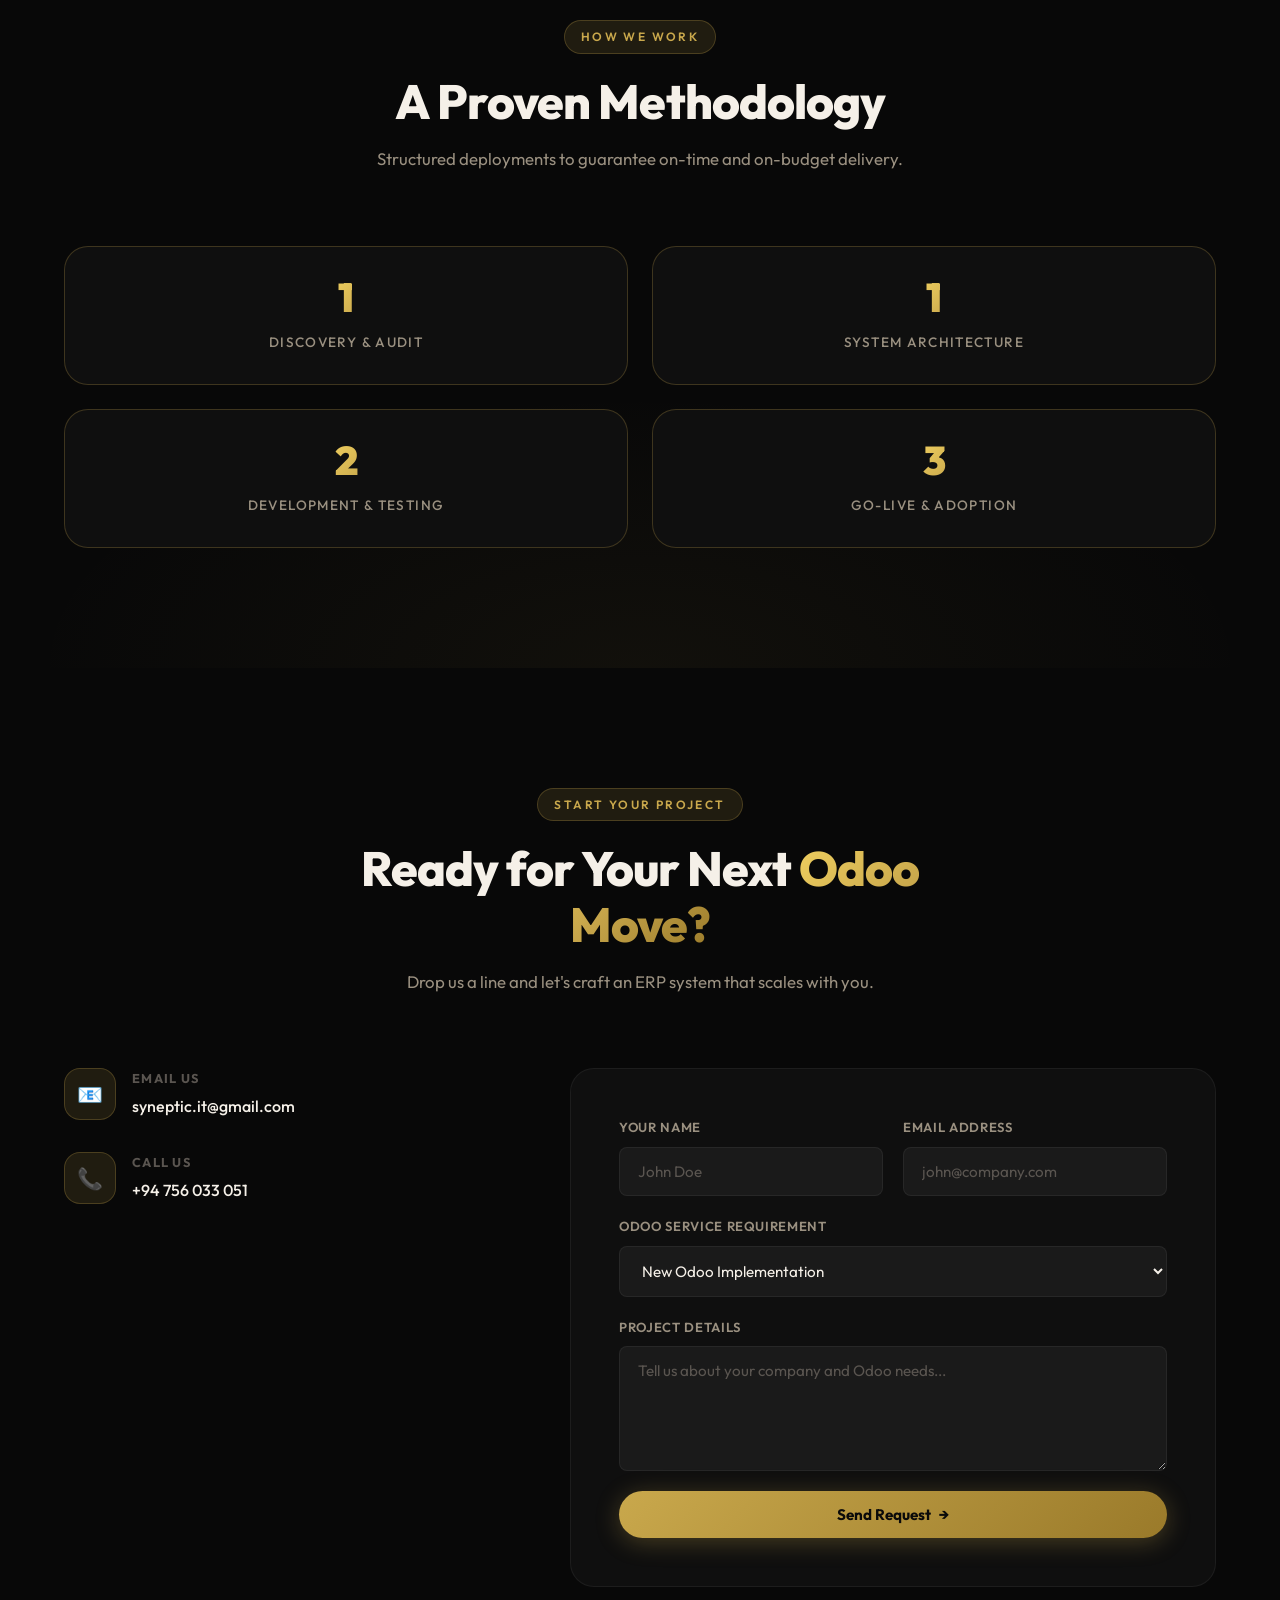
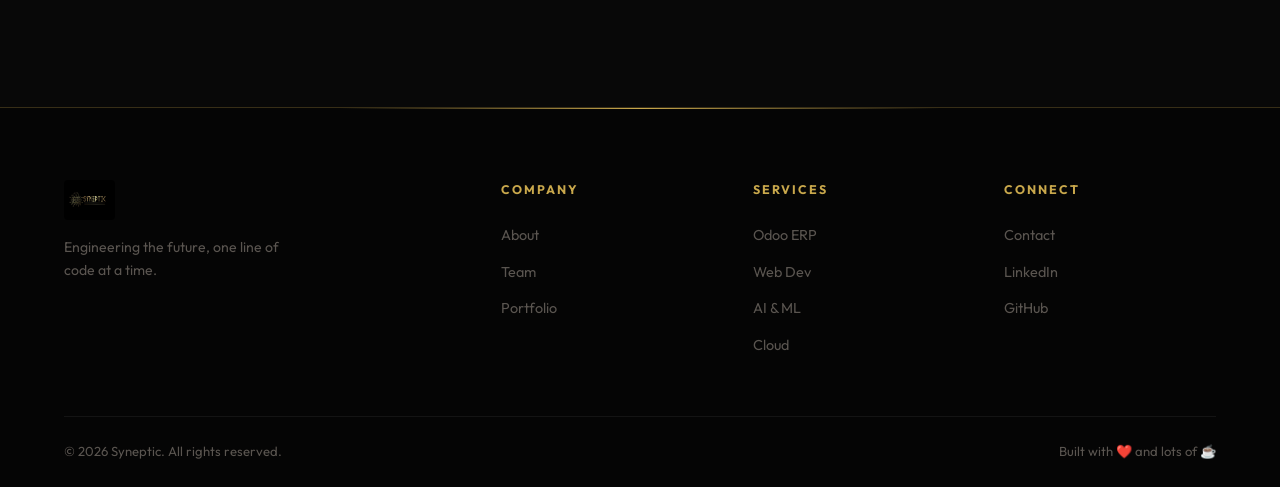
<file: odoo/index.html>
<!DOCTYPE html>
<html lang="en">

<head>
    <meta charset="UTF-8" />
    <meta name="viewport" content="width=device-width, initial-scale=1.0" />
    <title>Syneptic | Premium Odoo ERP Implementation & Customization Services</title>
    <meta name="description"
        content="Syneptic is an elite IT agency specializing in Odoo ERP implementations and custom module development for Odoo 16, 17, 18, and 19. Transform your business operations today." />
    <meta name="keywords"
        content="Syneptic, Odoo implementation, Odoo customization, Odoo API integration, Odoo migration, Odoo ERP, Odoo 16, Odoo 17, Odoo 18, Odoo 19" />
    <link rel="canonical" href="https://syneptic.info/odoo/" />
    <meta name="author" content="Syneptic" />

    <!-- Open Graph / Facebook -->
    <meta property="og:type" content="website" />
    <meta property="og:url" content="https://syneptic.info/odoo/" />
    <meta property="og:title" content="Syneptic | Premium Odoo ERP Implementation & Customization Services" />
    <meta property="og:description" content="Syneptic is an elite IT agency specializing in Odoo ERP implementations and custom module development. Transform your business operations today." />
    <meta property="og:image" content="https://syneptic.info/logo.jpg" />

    <!-- Twitter -->
    <meta property="twitter:card" content="summary_large_image" />
    <meta property="twitter:url" content="https://syneptic.info/odoo/" />
    <meta property="twitter:title" content="Syneptic | Premium Odoo ERP Implementation & Customization Services" />
    <meta property="twitter:description" content="Syneptic is an elite IT agency specializing in Odoo ERP implementations and custom module development. Transform your business operations today." />
    <meta property="twitter:image" content="https://syneptic.info/logo.jpg" />

    <!-- Favicon -->
    <link rel="icon" type="image/jpeg" href="/logo.jpg" />

    <!-- Structured Data (JSON-LD) -->
    <script type="application/ld+json">
    {
      "@context": "https://schema.org",
      "@type": "Service",
      "serviceType": "Odoo Implementation & Customization",
      "provider": {
        "@type": "ITUtility",
        "name": "Syneptic",
        "url": "https://syneptic.info/"
      },
      "url": "https://syneptic.info/odoo/",
      "description": "Premium Odoo ERP implementation and custom module development for versions 16, 17, 18, and 19.",
      "offers": [
        {
          "@type": "Offer",
          "name": "Full-Cycle Implementations"
        },
        {
          "@type": "Offer",
          "name": "Odoo API Integrations"
        },
        {
          "@type": "Offer",
          "name": "Data Migration and Upgrades"
        }
      ]
    }
    </script>
    <link rel="preconnect" href="https://fonts.googleapis.com" />
    <link rel="preconnect" href="https://fonts.gstatic.com" crossorigin />
    <link
        href="https://fonts.googleapis.com/css2?family=Outfit:wght@300;400;500;600;700;800;900&family=Space+Grotesk:wght@300;400;500;600;700&display=swap"
        rel="stylesheet" />
    <link rel="stylesheet" href="/index.css" />
</head>

<body>

    <!-- ══════════════════════ NAVBAR ══════════════════════ -->
    <nav class="navbar" id="navbar">
        <div class="nav-container">
            <a href="/#hero" class="nav-logo">
                <img src="/logo.jpg" alt="Syneptic Logo" class="logo-img" />
            </a>
            <ul class="nav-links" id="navLinks">
                <li><a href="/#about" class="nav-link">About</a></li>
                <li><a href="/#services" class="nav-link">Services</a></li>
                <li><a href="/odoo/" class="nav-link">Odoo ERP</a></li>
                <li><a href="/#portfolio" class="nav-link">Portfolio</a></li>
                <li><a href="/#team" class="nav-link">Team</a></li>
                <li><a href="#odoo-contact" class="nav-link">Contact</a></li>
                <li><a href="#odoo-contact" class="nav-cta">Get Started</a></li>
            </ul>
            <button class="hamburger" id="hamburger" aria-label="Toggle menu">
                <span></span><span></span><span></span>
            </button>
        </div>
    </nav>

    <main id="main-content">
        <!-- ══════════════════════ ODOO HERO ══════════════════════ -->
        <section class="hero" id="hero">
            <canvas id="particleCanvas"></canvas>
            <div class="hero-grid-overlay"></div>
            <div class="hero-content">
                <div class="hero-badge">
                    <span class="badge-dot"></span> Official Odoo Expertise
                </div>
                <!-- <img src="/logo.jpg" alt="Syneptic" class="hero-logo" /> -->
                <h1 class="hero-title">
                    Transforming Business with <br />
                    <span class="gold-gradient-text">Odoo Excellence</span>
                </h1>
                <p class="hero-subtitle">
                    End-to-end Odoo ERP implementations, custom workflows, and seamless integrations.<br />
                    Engineered to scale your enterprise operations securely and efficiently.
                </p>
                <div class="hero-actions">
                    <a href="#why-odoo" class="btn btn-primary">Discover Why</a>
                    <a href="#our-odoo-services" class="btn btn-ghost">Explore Services →</a>
                </div>
                <div class="hero-scroll-indicator">
                    <span>Scroll to explore</span>
                    <div class="scroll-line"></div>
                </div>
            </div>
            <div class="hero-floating-cards">
                <div class="float-card float-card-1">
                    <span class="fc-icon">⚡</span>
                    <span>High ROI</span>
                </div>
                <div class="float-card float-card-2">
                    <span class="fc-icon">🔒</span>
                    <span>Secure Architecture</span>
                </div>
                <div class="float-card float-card-3">
                    <span class="fc-icon">☁️</span>
                    <span>100% Scalable</span>
                </div>
            </div>
        </section>

        <!-- ══════════════════════ WHY SYNEPTIC ODOO ══════════════════════ -->
        <section class="about section" id="why-odoo">
            <div class="container">
                <div class="section-header reveal">
                    <span class="section-tag">Value Proposition</span>
                    <h2 class="section-title">Why Syneptic for Odoo?</h2>
                    <p class="section-subtitle">
                        We prioritize standard out-of-the-box features while delivering strategic, scalable customizations only when necessary.
                    </p>
                </div>
                <div class="about-grid" style="grid-template-columns: 1fr;">
                    <div class="about-content reveal-right" style="text-align: center;">
                        <h3>Certified Engineering at Scale</h3>
                        <p>
                            A successful ERP deployment requires deep technical expertise, not just functional knowledge. Syneptic boasts a high ratio of certified software engineers strictly focused on Odoo versions 16, 17, 18, and 19. Our architectural designs ensure your system remains completely secure, high-performing, and easy to upgrade in the future.
                        </p>
                        <p>
                            Whether you need multi-country deployments, heavy data migrations, or complex e-commerce integrations, our structured methodology reduces project risks and speeds up your go-live horizon.
                        </p>
                        <div class="about-tags" style="justify-content: center;">
                            <span class="tag">Scalable Architecture</span>
                            <span class="tag">Standard-First Philosophy</span>
                            <span class="tag">Deep Technical Engineering</span>
                        </div>
                    </div>
                </div>
            </div>
        </section>

        <!-- ══════════════════════ OUR ODOO SERVICES ══════════════════════ -->
        <section class="services section" id="our-odoo-services">
            <div class="container">
                <div class="section-header reveal">
                    <span class="section-tag">Our Expertise</span>
                    <h2 class="section-title">Comprehensive Odoo Solutions</h2>
                    <p class="section-subtitle">
                        From initial requirement gathering to post-deployment support, we handle it all.
                    </p>
                </div>
                <div class="services-grid">

                    <div class="service-card reveal" data-delay="0">
                        <div class="service-icon-wrap">
                            <div class="service-icon">⚙️</div>
                        </div>
                        <h3>Odoo Implementations</h3>
                        <p>Full-cycle deployment of Odoo tailored exactly to your industry constraints. We ensure seamless user adoption.</p>
                        <ul class="service-list">
                            <li>Business Analysis</li>
                            <li>System Configuration</li>
                            <li>On-site & Remote Training</li>
                        </ul>
                    </div>

                    <div class="service-card reveal" data-delay="100">
                        <div class="service-icon-wrap">
                            <div class="service-icon">🛠️</div>
                        </div>
                        <h3>Advanced Customization</h3>
                        <p>When out-of-the-box isn't enough, we build robust custom modules that fit your unique workflows.</p>
                        <ul class="service-list">
                            <li>Bespoke Workflows</li>
                            <li>Custom Reporting</li>
                            <li>Automated Accounting</li>
                        </ul>
                    </div>

                    <div class="service-card reveal" data-delay="200">
                        <div class="service-icon-wrap">
                            <div class="service-icon">🔗</div>
                        </div>
                        <h3>API & Integrations</h3>
                        <p>Connect Odoo with your existing tech stack. We handle complex data pipelines and third-party apps.</p>
                        <ul class="service-list">
                            <li>Payment Gateways</li>
                            <li>E-Commerce (Shopify, Magento)</li>
                            <li>3PL & Shipping Integrations</li>
                        </ul>
                    </div>

                    <div class="service-card reveal" data-delay="0">
                        <div class="service-icon-wrap">
                            <div class="service-icon">🔄</div>
                        </div>
                        <h3>Data Migration</h3>
                        <p>Safely transition your legacy data into Odoo. We ensure 100% data integrity with automated scripts.</p>
                        <ul class="service-list">
                            <li>Legacy Systems to Odoo</li>
                            <li>Data Cleansing</li>
                            <li>Zero-Downtime Cutover</li>
                        </ul>
                    </div>

                    <div class="service-card reveal" data-delay="100">
                        <div class="service-icon-wrap">
                            <div class="service-icon">🚀</div>
                        </div>
                        <h3>Version Upgrades</h3>
                        <p>Stay updated with the latest features. We provide risk-free migrations to Odoo 16, 17, 18, and 19.</p>
                        <ul class="service-list">
                            <li>Code Refactoring</li>
                            <li>Database Upgrades</li>
                            <li>Regression Testing</li>
                        </ul>
                    </div>

                    <div class="service-card reveal" data-delay="200">
                        <div class="service-icon-wrap">
                            <div class="service-icon">📞</div>
                        </div>
                        <h3>Dedicated Support</h3>
                        <p>Post-deployment reliability. Our experts provide SLAs for bug fixes, server maintenance, and scaling.</p>
                        <ul class="service-list">
                            <li>24/7 Monitoring</li>
                            <li>Performance Tuning</li>
                            <li>Continuous Training</li>
                        </ul>
                    </div>

                </div>
            </div>
        </section>

        <!-- ══════════════════════ METHODOLOGY ══════════════════════ -->
        <section class="team section" id="methodology">
            <div class="container">
                <div class="section-header reveal">
                    <span class="section-tag">How We Work</span>
                    <h2 class="section-title">A Proven Methodology</h2>
                    <p class="section-subtitle">Structured deployments to guarantee on-time and on-budget delivery.</p>
                </div>
                <div class="stats-grid reveal" style="grid-template-columns: repeat(2, 1fr);">
                     <!-- Repurposing stats grid layout for steps -->
                    <div class="stat-card" style="padding: 30px;">
                        <span class="stat-number" style="font-size: 2.5rem;" data-target="1">0</span>
                        <span class="stat-label">Discovery & Audit</span>
                    </div>
                    <div class="stat-card" style="padding: 30px;">
                        <span class="stat-number" style="font-size: 2.5rem;" data-target="2">0</span>
                        <span class="stat-label">System Architecture</span>
                    </div>
                    <div class="stat-card" style="padding: 30px;">
                        <span class="stat-number" style="font-size: 2.5rem;" data-target="3">0</span>
                        <span class="stat-label">Development & Testing</span>
                    </div>
                    <div class="stat-card" style="padding: 30px;">
                        <span class="stat-number" style="font-size: 2.5rem;" data-target="4">0</span>
                        <span class="stat-label">Go-Live & Adoption</span>
                    </div>
                </div>
            </div>
        </section>

        <!-- ══════════════════════ CONTACT ══════════════════════ -->
        <section class="contact section" id="odoo-contact">
            <div class="container">
                <div class="section-header reveal">
                    <span class="section-tag">Start Your Project</span>
                    <h2 class="section-title">Ready for Your Next <span class="gold-gradient-text">Odoo Move?</span></h2>
                    <p class="section-subtitle">Drop us a line and let's craft an ERP system that scales with you.</p>
                </div>
                <div class="contact-grid">
                    <div class="contact-info reveal">
                        <div class="contact-item">
                            <div class="contact-icon">📧</div>
                            <div>
                                <h4>Email Us</h4>
                                <a href="mailto:syneptic.it@gmail.com">syneptic.it@gmail.com</a>
                            </div>
                        </div>
                        <div class="contact-item">
                            <div class="contact-icon">📞</div>
                            <div>
                                <h4>Call Us</h4>
                                <a href="tel:+94756033051">+94 756 033 051</a>
                            </div>
                        </div>
                    </div>
                    <form class="contact-form reveal-right" id="contactForm" novalidate>
                        <div class="form-row">
                            <div class="form-group">
                                <label for="name">Your Name</label>
                                <input type="text" id="name" name="name" placeholder="John Doe" required />
                            </div>
                            <div class="form-group">
                                <label for="email">Email Address</label>
                                <input type="email" id="email" name="email" placeholder="john@company.com" required />
                            </div>
                        </div>
                        <div class="form-group">
                            <label for="subject">Odoo Service Requirement</label>
                            <select id="subject" name="subject">
                                <option value="implementation">New Odoo Implementation</option>
                                <option value="customization">Odoo Customization & Modules</option>
                                <option value="migration">Version Upgrade (Migration)</option>
                                <option value="integration">Third-party Integration</option>
                                <option value="support">Dedicated Support / Maintenance</option>
                            </select>
                        </div>
                        <div class="form-group">
                            <label for="message">Project Details</label>
                            <textarea id="message" name="message" rows="5" placeholder="Tell us about your company and Odoo needs..."
                                required></textarea>
                        </div>
                        <button type="submit" class="btn btn-primary btn-full" id="submitBtn">
                            <span class="btn-text">Send Request</span>
                            <span class="btn-icon">→</span>
                        </button>
                        <div class="form-success" id="formSuccess">
                            ✅ Thank you! An Odoo expert will reach out shortly.
                        </div>
                    </form>
                </div>
            </div>
        </section>
    </main>

    <!-- ══════════════════════ FOOTER ══════════════════════ -->
    <footer class="footer">
        <div class="footer-glow"></div>
        <div class="container">
            <div class="footer-top">
                <div class="footer-brand">
                    <img src="/logo.jpg" alt="Syneptic" class="footer-logo" />
                    <p>Engineering the future, one line of code at a time.</p>
                </div>
                <div class="footer-links-grid">
                    <div class="footer-col">
                        <h4>Company</h4>
                        <ul>
                            <li><a href="/#about">About</a></li>
                            <li><a href="/#team">Team</a></li>
                            <li><a href="/#portfolio">Portfolio</a></li>
                        </ul>
                    </div>
                    <div class="footer-col">
                        <h4>Services</h4>
                        <ul>
                            <li><a href="/odoo/">Odoo ERP</a></li>
                            <li><a href="/#services">Web Dev</a></li>
                            <li><a href="/#services">AI & ML</a></li>
                            <li><a href="/#services">Cloud</a></li>
                        </ul>
                    </div>
                    <div class="footer-col">
                        <h4>Connect</h4>
                        <ul>
                            <li><a href="#odoo-contact">Contact</a></li>
                            <li><a href="#">LinkedIn</a></li>
                            <li><a href="#">GitHub</a></li>
                        </ul>
                    </div>
                </div>
            </div>
            <div class="footer-bottom">
                <p>© 2026 Syneptic. All rights reserved.</p>
                <p class="footer-tagline">Built with ❤️ and lots of ☕</p>
            </div>
        </div>
    </footer>

    <script src="/main.js"></script>
</body>

</html>
</file>
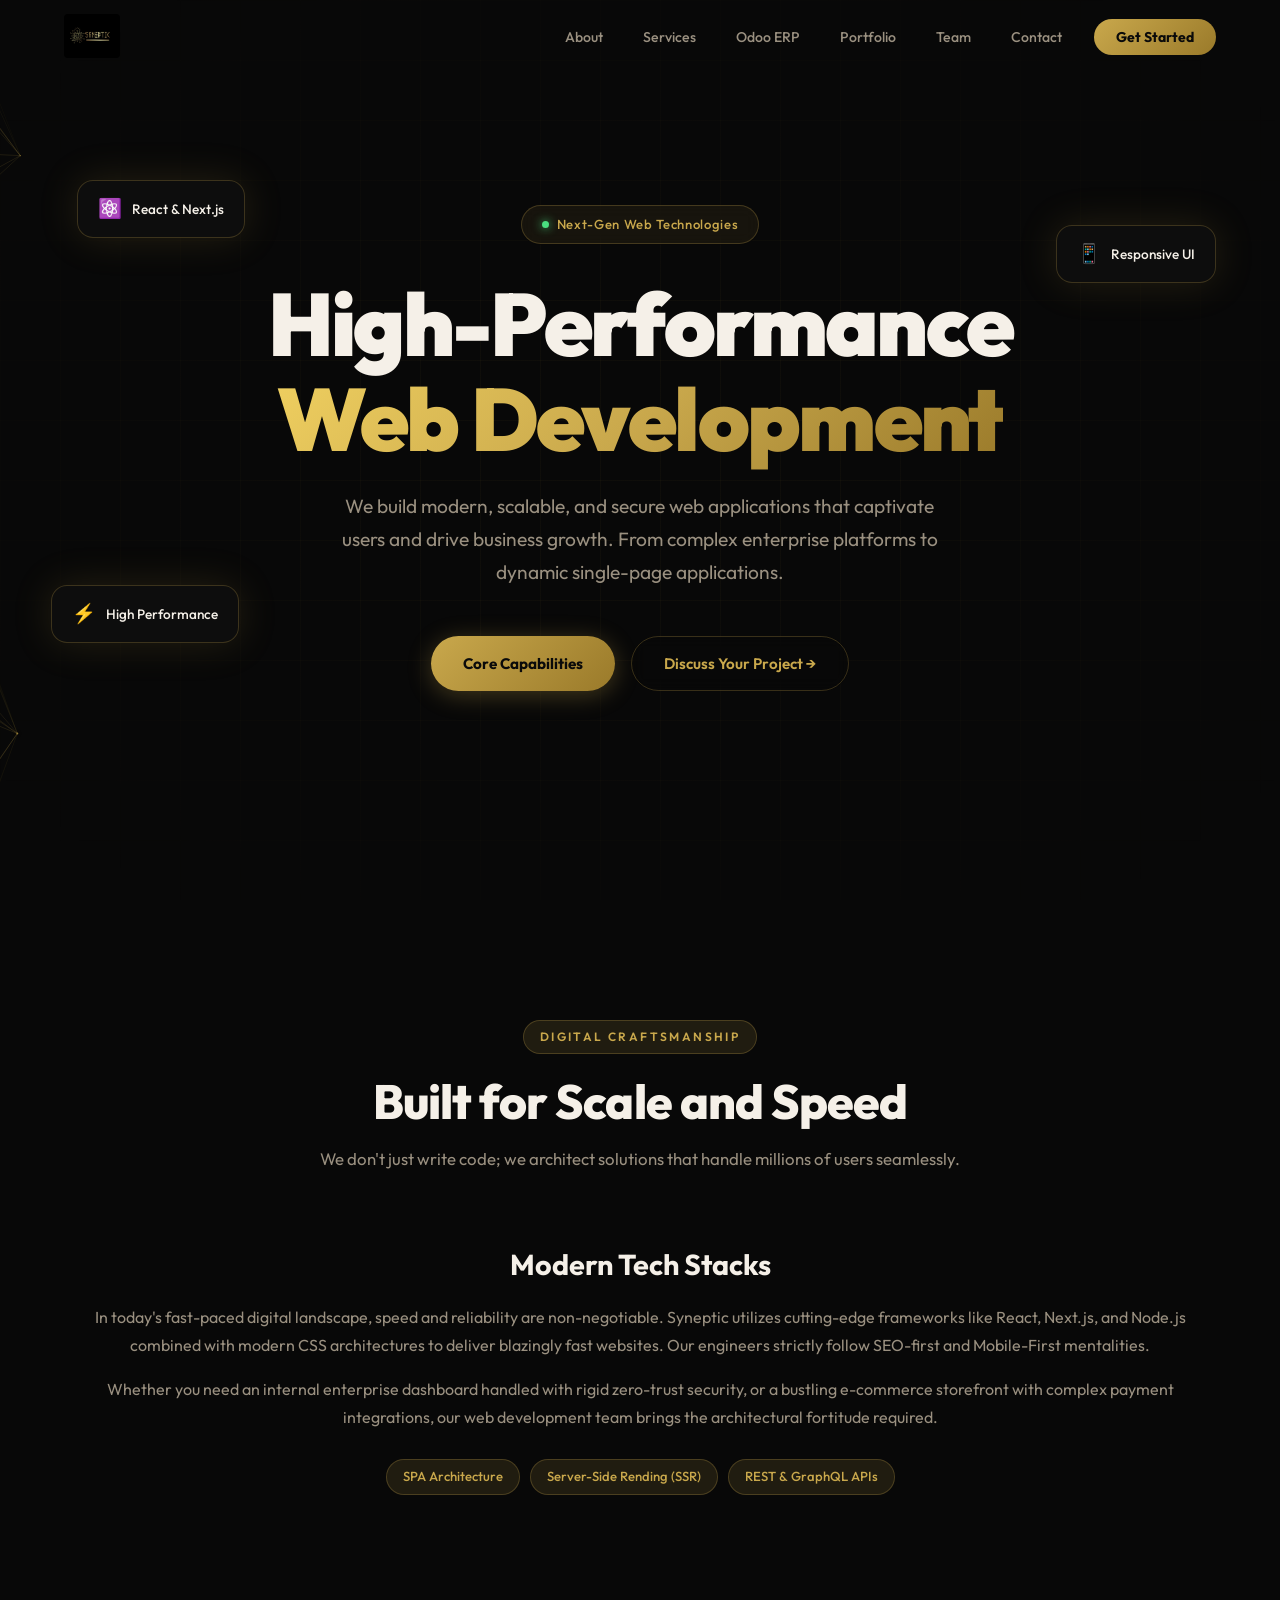
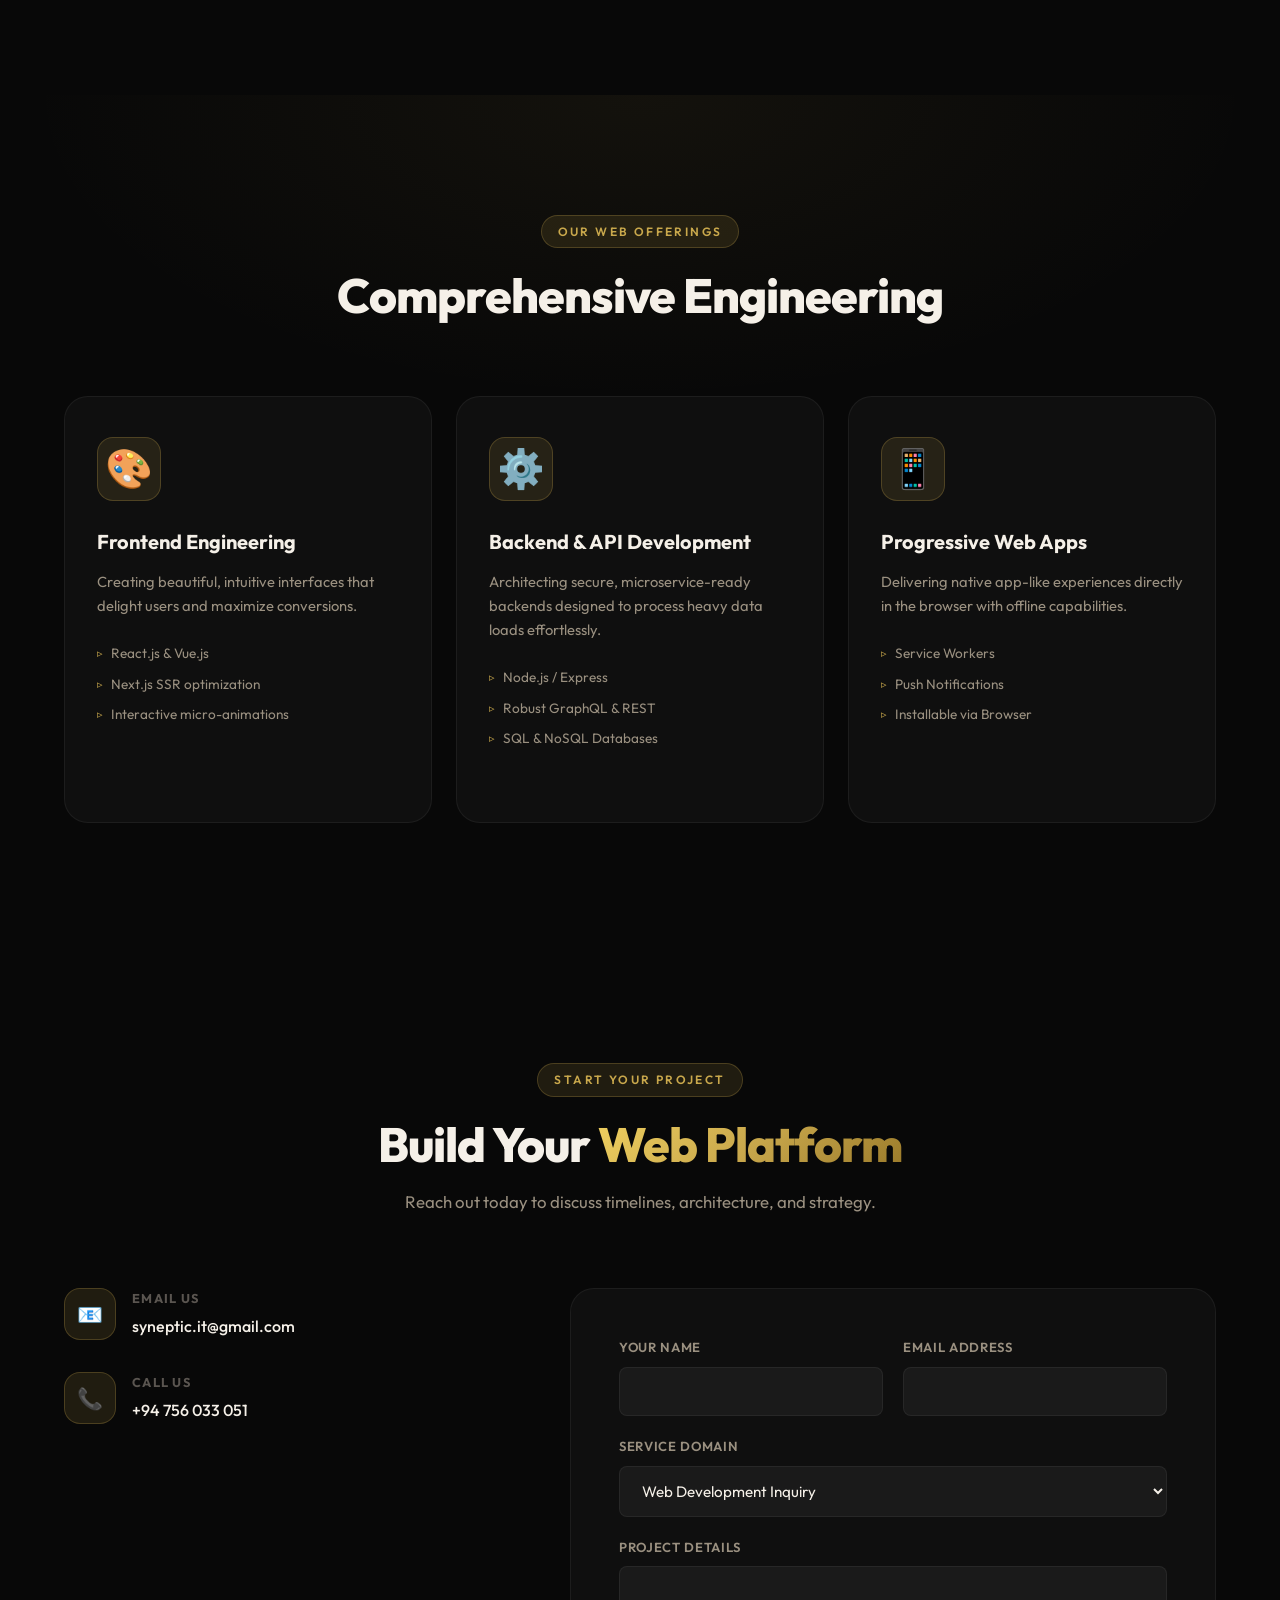
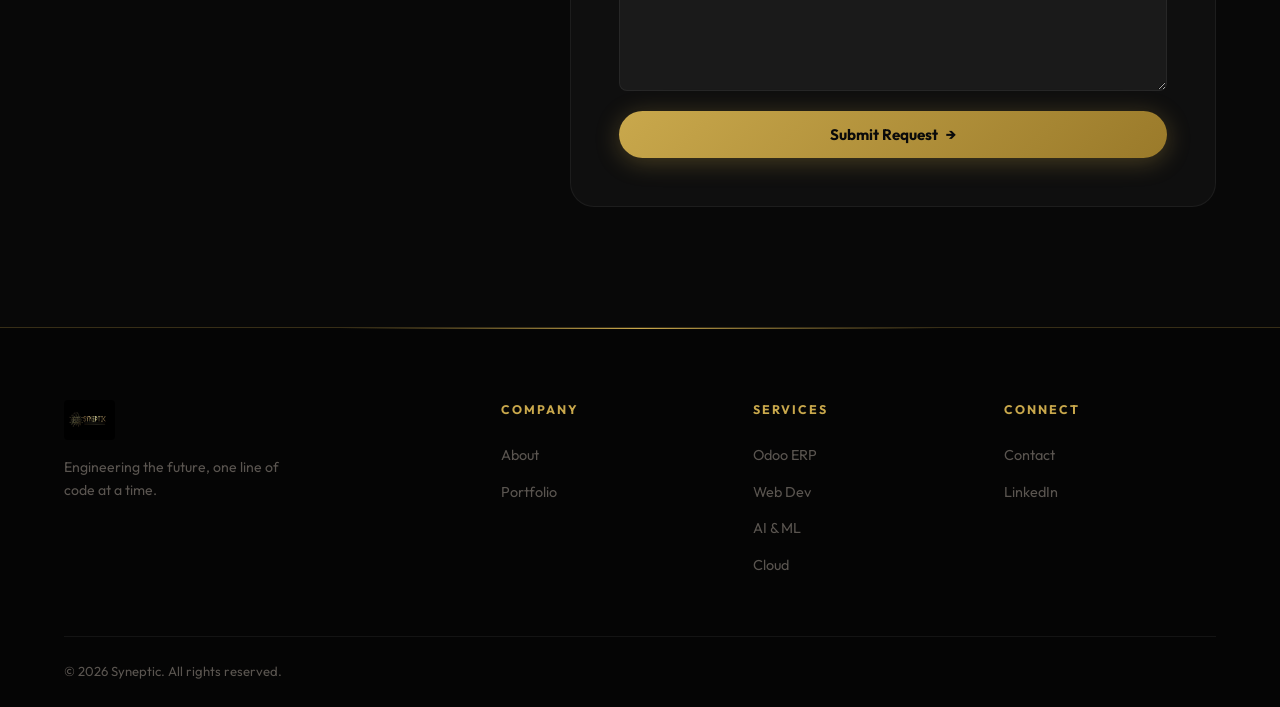
<file: web-development/index.html>
<!DOCTYPE html>
<html lang="en">

<head>
    <meta charset="UTF-8" />
    <meta name="viewport" content="width=device-width, initial-scale=1.0" />
    <title>Syneptic | Custom Web Development Services & Enterprise Applications</title>
    <meta name="description"
        content="Syneptic delivers high-performance custom web applications built with modern frameworks like React, Next.js, and Node.js. Architecting secure, scalable digital experiences." />
    <meta name="keywords"
        content="web development, custom web applications, React developers, Next.js development, Node.js APIs, Progressive Web Apps, Syneptic web dev" />
    <link rel="canonical" href="https://syneptic.info/web-development/" />
    <meta name="author" content="Syneptic" />

    <!-- Open Graph -->
    <meta property="og:type" content="website" />
    <meta property="og:url" content="https://syneptic.info/web-development/" />
    <meta property="og:title" content="Custom Web Development Services & Enterprise Applications" />
    <meta property="og:description" content="Syneptic delivers high-performance custom web applications built with modern frameworks like React, Next.js, and Node.js." />
    <meta property="og:image" content="https://syneptic.info/logo.jpg" />

    <!-- Twitter -->
    <meta property="twitter:card" content="summary_large_image" />
    <meta property="twitter:url" content="https://syneptic.info/web-development/" />
    <meta property="twitter:title" content="Custom Web Development Services & Enterprise Applications" />
    <meta property="twitter:description" content="Syneptic delivers high-performance custom web applications built with modern frameworks like React, Next.js, and Node.js." />
    <meta property="twitter:image" content="https://syneptic.info/logo.jpg" />

    <link rel="icon" type="image/jpeg" href="/logo.jpg" />

    <!-- Structured Data (JSON-LD) -->
    <script type="application/ld+json">
    {
      "@context": "https://schema.org",
      "@type": "Service",
      "serviceType": "Custom Web Development",
      "provider": {
        "@type": "ITUtility",
        "name": "Syneptic",
        "url": "https://syneptic.info/"
      },
      "url": "https://syneptic.info/web-development/",
      "description": "High-performance web applications built with modern frameworks. From landing pages to enterprise-grade platforms.",
      "offers": [
        { "@type": "Offer", "name": "Frontend Engineering (React, Next.js)" },
        { "@type": "Offer", "name": "Backend & API Development (Node.js)" },
        { "@type": "Offer", "name": "Progressive Web Apps (PWAs)" }
      ]
    }
    </script>
    <link rel="preconnect" href="https://fonts.googleapis.com" />
    <link rel="preconnect" href="https://fonts.gstatic.com" crossorigin />
    <link href="https://fonts.googleapis.com/css2?family=Outfit:wght@300;400;500;600;700;800;900&family=Space+Grotesk:wght@300;400;500;600;700&display=swap" rel="stylesheet" />
    <link rel="stylesheet" href="/index.css" />
</head>

<body>

    <nav class="navbar" id="navbar">
        <div class="nav-container">
            <a href="/#hero" class="nav-logo">
                <img src="/logo.jpg" alt="Syneptic Logo" class="logo-img" />
            </a>
            <ul class="nav-links" id="navLinks">
                <li><a href="/#about" class="nav-link">About</a></li>
                <li><a href="/#services" class="nav-link">Services</a></li>
                <li><a href="/odoo/" class="nav-link">Odoo ERP</a></li>
                <li><a href="/#portfolio" class="nav-link">Portfolio</a></li>
                <li><a href="/#team" class="nav-link">Team</a></li>
                <li><a href="#service-contact" class="nav-link">Contact</a></li>
                <li><a href="#service-contact" class="nav-cta">Get Started</a></li>
            </ul>
            <button class="hamburger" id="hamburger" aria-label="Toggle menu">
                <span></span><span></span><span></span>
            </button>
        </div>
    </nav>

    <main id="main-content">
        <section class="hero" id="hero">
            <canvas id="particleCanvas"></canvas>
            <div class="hero-grid-overlay"></div>
            <div class="hero-content">
                <div class="hero-badge">
                    <span class="badge-dot"></span> Next-Gen Web Technologies
                </div>
                <h1 class="hero-title">
                    High-Performance <br />
                    <span class="gold-gradient-text">Web Development</span>
                </h1>
                <p class="hero-subtitle">
                    We build modern, scalable, and secure web applications that captivate users and drive business growth. From complex enterprise platforms to dynamic single-page applications.
                </p>
                <div class="hero-actions">
                    <a href="#core-offerings" class="btn btn-primary">Core Capabilities</a>
                    <a href="#service-contact" class="btn btn-ghost">Discuss Your Project →</a>
                </div>
            </div>
            <div class="hero-floating-cards">
                <div class="float-card float-card-1"><span class="fc-icon">⚛️</span><span>React & Next.js</span></div>
                <div class="float-card float-card-2"><span class="fc-icon">⚡</span><span>High Performance</span></div>
                <div class="float-card float-card-3"><span class="fc-icon">📱</span><span>Responsive UI</span></div>
            </div>
        </section>

        <!-- Value Prop -->
        <section class="about section">
            <div class="container">
                <div class="section-header reveal">
                    <span class="section-tag">Digital Craftsmanship</span>
                    <h2 class="section-title">Built for Scale and Speed</h2>
                    <p class="section-subtitle">We don't just write code; we architect solutions that handle millions of users seamlessly.</p>
                </div>
                <div class="about-grid" style="grid-template-columns: 1fr;">
                    <div class="about-content reveal-right" style="text-align: center;">
                        <h3>Modern Tech Stacks</h3>
                        <p>
                            In today's fast-paced digital landscape, speed and reliability are non-negotiable. Syneptic utilizes cutting-edge frameworks like React, Next.js, and Node.js combined with modern CSS architectures to deliver blazingly fast websites. Our engineers strictly follow SEO-first and Mobile-First mentalities.
                        </p>
                        <p>
                            Whether you need an internal enterprise dashboard handled with rigid zero-trust security, or a bustling e-commerce storefront with complex payment integrations, our web development team brings the architectural fortitude required.
                        </p>
                        <div class="about-tags" style="justify-content: center;">
                            <span class="tag">SPA Architecture</span>
                            <span class="tag">Server-Side Rending (SSR)</span>
                            <span class="tag">REST & GraphQL APIs</span>
                        </div>
                    </div>
                </div>
            </div>
        </section>

        <section class="services section" id="core-offerings">
            <div class="container">
                <div class="section-header reveal">
                    <span class="section-tag">Our Web Offerings</span>
                    <h2 class="section-title">Comprehensive Engineering</h2>
                </div>
                <div class="services-grid">
                    <div class="service-card reveal" data-delay="0">
                        <div class="service-icon-wrap"><div class="service-icon">🎨</div></div>
                        <h3>Frontend Engineering</h3>
                        <p>Creating beautiful, intuitive interfaces that delight users and maximize conversions.</p>
                        <ul class="service-list"><li>React.js & Vue.js</li><li>Next.js SSR optimization</li><li>Interactive micro-animations</li></ul>
                    </div>
                    <div class="service-card reveal" data-delay="100">
                        <div class="service-icon-wrap"><div class="service-icon">⚙️</div></div>
                        <h3>Backend & API Development</h3>
                        <p>Architecting secure, microservice-ready backends designed to process heavy data loads effortlessly.</p>
                        <ul class="service-list"><li>Node.js / Express</li><li>Robust GraphQL & REST</li><li>SQL & NoSQL Databases</li></ul>
                    </div>
                    <div class="service-card reveal" data-delay="200">
                        <div class="service-icon-wrap"><div class="service-icon">📱</div></div>
                        <h3>Progressive Web Apps</h3>
                        <p>Delivering native app-like experiences directly in the browser with offline capabilities.</p>
                        <ul class="service-list"><li>Service Workers</li><li>Push Notifications</li><li>Installable via Browser</li></ul>
                    </div>
                </div>
            </div>
        </section>

        <!-- Form -->
        <section class="contact section" id="service-contact">
            <div class="container">
                <div class="section-header reveal">
                    <span class="section-tag">Start Your Project</span>
                    <h2 class="section-title">Build Your <span class="gold-gradient-text">Web Platform</span></h2>
                    <p class="section-subtitle">Reach out today to discuss timelines, architecture, and strategy.</p>
                </div>
                <div class="contact-grid">
                    <div class="contact-info reveal">
                        <div class="contact-item"><div class="contact-icon">📧</div><div><h4>Email Us</h4><a href="mailto:syneptic.it@gmail.com">syneptic.it@gmail.com</a></div></div>
                        <div class="contact-item"><div class="contact-icon">📞</div><div><h4>Call Us</h4><a href="tel:+94756033051">+94 756 033 051</a></div></div>
                    </div>
                    <form class="contact-form reveal-right" id="contactForm" novalidate>
                        <div class="form-row">
                            <div class="form-group"><label>Your Name</label><input type="text" name="name" required /></div>
                            <div class="form-group"><label>Email Address</label><input type="email" name="email" required /></div>
                        </div>
                        <div class="form-group">
                            <label>Service Domain</label>
                            <select name="subject">
                                <option value="web">Web Development Inquiry</option>
                            </select>
                        </div>
                        <div class="form-group"><label>Project Details</label><textarea name="message" rows="5" required></textarea></div>
                        <button type="submit" class="btn btn-primary btn-full" id="submitBtn"><span class="btn-text">Submit Request</span><span class="btn-icon">→</span></button>
                        <div class="form-success" id="formSuccess">✅ Success! We'll reply within 24 hours.</div>
                    </form>
                </div>
            </div>
        </section>
    </main>

    <footer class="footer">
        <div class="footer-glow"></div>
        <div class="container">
            <div class="footer-top">
                <div class="footer-brand">
                    <img src="/logo.jpg" alt="Syneptic" class="footer-logo" />
                    <p>Engineering the future, one line of code at a time.</p>
                </div>
                <div class="footer-links-grid">
                    <div class="footer-col">
                        <h4>Company</h4>
                        <ul><li><a href="/#about">About</a></li><li><a href="/#portfolio">Portfolio</a></li></ul>
                    </div>
                    <div class="footer-col">
                        <h4>Services</h4>
                        <ul><li><a href="/odoo/">Odoo ERP</a></li><li><a href="#">Web Dev</a></li><li><a href="/ai-machine-learning/">AI & ML</a></li><li><a href="/cloud-solutions/">Cloud</a></li></ul>
                    </div>
                    <div class="footer-col">
                        <h4>Connect</h4>
                        <ul><li><a href="#service-contact">Contact</a></li><li><a href="#">LinkedIn</a></li></ul>
                    </div>
                </div>
            </div>
            <div class="footer-bottom">
                <p>© 2026 Syneptic. All rights reserved.</p>
            </div>
        </div>
    </footer>

    <script src="/main.js"></script>
</body>
</html>
</file>
<file: index.css>
/* ═══════════════════════════════════════════════════════════
   SYNEPTIC — Premium IT Company Website
   index.css | Dark Gold Theme
═══════════════════════════════════════════════════════════ */

/* ── CSS Variables ── */
:root {
  --gold-light: #f0d060;
  --gold-mid: #c9a84c;
  --gold-dark: #9a7a2a;
  --gold-dim: #6b5520;
  --gold-glow: rgba(201, 168, 76, 0.3);
  --gold-glow-sm: rgba(201, 168, 76, 0.12);

  --bg-base: #080808;
  --bg-card: #0f0f0f;
  --bg-card2: #141414;
  --bg-surface: #1a1a1a;

  --text-primary: #f5f0e8;
  --text-secondary: #9a9080;
  --text-muted: #5a5550;

  --border-gold: rgba(201, 168, 76, 0.25);
  --border-subtle: rgba(255, 255, 255, 0.06);

  --radius-sm: 8px;
  --radius-md: 16px;
  --radius-lg: 24px;
  --radius-xl: 40px;

  --shadow-gold: 0 0 40px rgba(201, 168, 76, 0.15);
  --shadow-card: 0 8px 48px rgba(0, 0, 0, 0.6);

  --font-main: 'Outfit', sans-serif;
  --font-alt: 'Space Grotesk', sans-serif;

  --nav-h: 72px;
  --transition: 0.35s cubic-bezier(0.4, 0, 0.2, 1);
}

/* ── Reset & Base ── */
*,
*::before,
*::after {
  box-sizing: border-box;
  margin: 0;
  padding: 0;
}

html {
  scroll-behavior: smooth;
  scroll-padding-top: var(--nav-h);
}

body {
  font-family: var(--font-main);
  background: var(--bg-base);
  color: var(--text-primary);
  line-height: 1.65;
  overflow-x: hidden;
}

/* Custom scrollbar */
::-webkit-scrollbar {
  width: 6px;
}

::-webkit-scrollbar-track {
  background: var(--bg-base);
}

::-webkit-scrollbar-thumb {
  background: var(--gold-dim);
  border-radius: 99px;
}

::-webkit-scrollbar-thumb:hover {
  background: var(--gold-mid);
}

a {
  text-decoration: none;
  color: inherit;
}

img {
  max-width: 100%;
  display: block;
}

.container {
  max-width: 1200px;
  margin: 0 auto;
  padding: 0 24px;
}

.section {
  padding: 120px 0;
}

/* ═══════════════════════════════════════
   TYPOGRAPHY
═══════════════════════════════════════ */
.gold-text {
  color: var(--gold-mid);
}

.gold-gradient-text {
  background: linear-gradient(135deg, var(--gold-light), var(--gold-mid), var(--gold-dark));
  -webkit-background-clip: text;
  -webkit-text-fill-color: transparent;
  background-clip: text;
}

.section-tag {
  display: inline-block;
  font-size: 0.75rem;
  font-weight: 600;
  letter-spacing: 0.2em;
  text-transform: uppercase;
  color: var(--gold-mid);
  background: var(--gold-glow-sm);
  border: 1px solid var(--border-gold);
  padding: 6px 16px;
  border-radius: 99px;
  margin-bottom: 20px;
}

.section-header {
  text-align: center;
  max-width: 680px;
  margin: 0 auto 72px;
}

.section-title {
  font-size: clamp(2rem, 4vw, 3rem);
  font-weight: 800;
  line-height: 1.15;
  letter-spacing: -0.02em;
  margin-bottom: 16px;
}

.section-subtitle {
  color: var(--text-secondary);
  font-size: 1.05rem;
  line-height: 1.7;
}

/* ═══════════════════════════════════════
   BUTTONS
═══════════════════════════════════════ */
.btn {
  display: inline-flex;
  align-items: center;
  gap: 8px;
  padding: 14px 32px;
  border-radius: var(--radius-xl);
  font-family: var(--font-main);
  font-size: 0.95rem;
  font-weight: 600;
  cursor: pointer;
  transition: all var(--transition);
  border: none;
  outline: none;
  position: relative;
  overflow: hidden;
}

.btn::before {
  content: '';
  position: absolute;
  inset: 0;
  opacity: 0;
  transition: opacity var(--transition);
  border-radius: inherit;
}

.btn-primary {
  background: linear-gradient(135deg, var(--gold-mid), var(--gold-dark));
  color: #0a0a0a;
  font-weight: 700;
  box-shadow: 0 4px 24px var(--gold-glow);
}

.btn-primary::before {
  background: linear-gradient(135deg, var(--gold-light), var(--gold-mid));
}

.btn-primary:hover::before {
  opacity: 1;
}

.btn-primary:hover {
  transform: translateY(-2px);
  box-shadow: 0 8px 40px rgba(201, 168, 76, 0.4);
}

.btn-ghost {
  background: transparent;
  color: var(--gold-mid);
  border: 1px solid var(--border-gold);
  backdrop-filter: blur(8px);
}

.btn-ghost:hover {
  background: var(--gold-glow-sm);
  border-color: var(--gold-mid);
  transform: translateY(-2px);
  color: var(--gold-light);
}

.btn-full {
  width: 100%;
  justify-content: center;
}

/* ═══════════════════════════════════════
   NAVBAR
═══════════════════════════════════════ */
.navbar {
  position: fixed;
  top: 0;
  left: 0;
  right: 0;
  height: var(--nav-h);
  background: transparent;
  z-index: 1000;
  transition: all var(--transition);
}

.navbar.scrolled {
  background: rgba(8, 8, 8, 0.95);
  backdrop-filter: blur(20px);
  border-bottom: 1px solid var(--border-gold);
  box-shadow: 0 4px 32px rgba(0, 0, 0, 0.5);
}

.nav-container {
  max-width: 1200px;
  margin: 0 auto;
  padding: 0 24px;
  height: 100%;
  display: flex;
  align-items: center;
  justify-content: space-between;
}

.nav-logo {
  display: flex;
  align-items: center;
}

.logo-img {
  height: 44px;
  width: auto;
  object-fit: contain;
  border-radius: 4px;
}

.nav-links {
  display: flex;
  align-items: center;
  gap: 8px;
  list-style: none;
}

.nav-link {
  padding: 8px 16px;
  font-size: 0.88rem;
  font-weight: 500;
  color: var(--text-secondary);
  border-radius: var(--radius-sm);
  transition: all var(--transition);
  position: relative;
}

.nav-link::after {
  content: '';
  position: absolute;
  bottom: 4px;
  left: 50%;
  transform: translateX(-50%);
  width: 0;
  height: 2px;
  background: var(--gold-mid);
  border-radius: 99px;
  transition: width var(--transition);
}

.nav-link:hover {
  color: var(--text-primary);
}

.nav-link:hover::after {
  width: 20px;
}

.nav-cta {
  padding: 9px 22px;
  background: linear-gradient(135deg, var(--gold-mid), var(--gold-dark));
  color: #0a0a0a;
  font-size: 0.88rem;
  font-weight: 700;
  border-radius: var(--radius-xl);
  transition: all var(--transition);
  margin-left: 8px;
}

.nav-cta:hover {
  transform: translateY(-1px);
  box-shadow: 0 6px 24px var(--gold-glow);
  background: linear-gradient(135deg, var(--gold-light), var(--gold-mid));
}

.hamburger {
  display: none;
  flex-direction: column;
  gap: 5px;
  background: none;
  border: none;
  cursor: pointer;
  padding: 8px;
}

.hamburger span {
  display: block;
  width: 24px;
  height: 2px;
  background: var(--gold-mid);
  border-radius: 99px;
  transition: all var(--transition);
}

/* ═══════════════════════════════════════
   HERO
═══════════════════════════════════════ */
.hero {
  position: relative;
  min-height: 100vh;
  display: flex;
  align-items: center;
  justify-content: center;
  text-align: center;
  overflow: hidden;
  background: var(--bg-base);
}

#particleCanvas {
  position: absolute;
  inset: 0;
  width: 100%;
  height: 100%;
  z-index: 0;
}

.hero-grid-overlay {
  position: absolute;
  inset: 0;
  z-index: 1;
  background-image:
    linear-gradient(rgba(201, 168, 76, 0.04) 1px, transparent 1px),
    linear-gradient(90deg, rgba(201, 168, 76, 0.04) 1px, transparent 1px);
  background-size: 60px 60px;
  mask-image: radial-gradient(ellipse 80% 80% at 50% 50%, black 20%, transparent 80%);
}

.hero-content {
  position: relative;
  z-index: 2;
  padding: 120px 24px 60px;
  max-width: 900px;
  margin: 0 auto;
}

.hero-badge {
  display: inline-flex;
  align-items: center;
  gap: 8px;
  background: rgba(201, 168, 76, 0.08);
  border: 1px solid var(--border-gold);
  border-radius: 99px;
  padding: 8px 20px;
  font-size: 0.82rem;
  font-weight: 500;
  color: var(--gold-mid);
  letter-spacing: 0.05em;
  margin-bottom: 32px;
  backdrop-filter: blur(8px);
}

.badge-dot {
  width: 7px;
  height: 7px;
  background: #4ade80;
  border-radius: 50%;
  box-shadow: 0 0 10px #4ade80;
  animation: blink 1.5s ease infinite;
}

@keyframes blink {

  0%,
  100% {
    opacity: 1;
  }

  50% {
    opacity: 0.3;
  }
}

.hero-logo {
  width: 180px;
  height: auto;
  margin: 0 auto 32px;
  border-radius: var(--radius-md);
  filter: drop-shadow(0 0 40px rgba(201, 168, 76, 0.35));
  animation: heroLogoFloat 4s ease-in-out infinite;
}

@keyframes heroLogoFloat {

  0%,
  100% {
    transform: translateY(0);
  }

  50% {
    transform: translateY(-10px);
  }
}

.hero-title {
  font-size: clamp(2.8rem, 7vw, 5.5rem);
  font-weight: 900;
  line-height: 1.08;
  letter-spacing: -0.03em;
  margin-bottom: 24px;
}

.hero-subtitle {
  font-size: clamp(1rem, 2vw, 1.2rem);
  color: var(--text-secondary);
  max-width: 600px;
  margin: 0 auto 48px;
  line-height: 1.7;
}

.hero-actions {
  display: flex;
  gap: 16px;
  justify-content: center;
  flex-wrap: wrap;
  margin-bottom: 64px;
}

.hero-scroll-indicator {
  display: flex;
  flex-direction: column;
  align-items: center;
  gap: 12px;
  opacity: 0.5;
}

.hero-scroll-indicator span {
  font-size: 0.75rem;
  letter-spacing: 0.15em;
  text-transform: uppercase;
}

.scroll-line {
  width: 1px;
  height: 48px;
  background: linear-gradient(to bottom, var(--gold-mid), transparent);
  animation: scrollPulse 2s ease infinite;
}

@keyframes scrollPulse {
  0% {
    transform: scaleY(0);
    transform-origin: top;
  }

  50% {
    transform: scaleY(1);
    transform-origin: top;
  }

  50.001% {
    transform: scaleY(1);
    transform-origin: bottom;
  }

  100% {
    transform: scaleY(0);
    transform-origin: bottom;
  }
}

/* Floating cards */
.hero-floating-cards {
  position: absolute;
  inset: 0;
  z-index: 2;
  pointer-events: none;
}

.float-card {
  position: absolute;
  display: flex;
  align-items: center;
  gap: 10px;
  background: rgba(15, 15, 15, 0.85);
  backdrop-filter: blur(16px);
  border: 1px solid var(--border-gold);
  border-radius: var(--radius-md);
  padding: 12px 20px;
  font-size: 0.85rem;
  font-weight: 500;
  color: var(--text-primary);
  box-shadow: var(--shadow-gold);
  animation: floatAnim 6s ease-in-out infinite;
}

.float-card-1 {
  top: 20%;
  left: 6%;
  animation-delay: 0s;
}

.float-card-2 {
  top: 65%;
  left: 4%;
  animation-delay: -2s;
}

.float-card-3 {
  top: 25%;
  right: 5%;
  animation-delay: -4s;
}

.fc-icon {
  font-size: 1.2rem;
}

@keyframes floatAnim {

  0%,
  100% {
    transform: translateY(0px);
  }

  50% {
    transform: translateY(-12px);
  }
}

/* ═══════════════════════════════════════
   ABOUT
═══════════════════════════════════════ */
.about {
  background: var(--bg-base);
}

.about-grid {
  display: grid;
  grid-template-columns: 1fr 1.3fr;
  gap: 80px;
  align-items: center;
  margin-bottom: 80px;
}

.about-visual {
  display: flex;
  justify-content: center;
  align-items: center;
}

.about-circuit-box {
  position: relative;
  display: flex;
  align-items: center;
  justify-content: center;
  width: 320px;
  height: 320px;
}

.about-logo-big {
  width: 200px;
  height: 200px;
  object-fit: contain;
  border-radius: var(--radius-lg);
  position: relative;
  z-index: 2;
  filter: drop-shadow(0 0 30px rgba(201, 168, 76, 0.3));
}

.circuit-ring {
  position: absolute;
  border-radius: 50%;
  border: 1px solid var(--border-gold);
  animation: ringRotate 15s linear infinite;
}

.ring-1 {
  width: 260px;
  height: 260px;
  animation-duration: 20s;
}

.ring-2 {
  width: 300px;
  height: 300px;
  animation-duration: 30s;
  animation-direction: reverse;
  border-style: dashed;
}

.ring-3 {
  width: 320px;
  height: 320px;
  animation-duration: 45s;
  border-color: rgba(201, 168, 76, 0.10);
}

@keyframes ringRotate {
  to {
    transform: rotate(360deg);
  }
}

.about-content h3 {
  font-size: 1.8rem;
  font-weight: 700;
  margin-bottom: 20px;
  line-height: 1.3;
}

.about-content p {
  color: var(--text-secondary);
  margin-bottom: 16px;
  line-height: 1.75;
}

.about-tags {
  display: flex;
  flex-wrap: wrap;
  gap: 10px;
  margin-top: 28px;
}

.tag {
  padding: 6px 16px;
  background: var(--gold-glow-sm);
  border: 1px solid var(--border-gold);
  border-radius: 99px;
  font-size: 0.82rem;
  font-weight: 500;
  color: var(--gold-mid);
}

/* Stats */
.stats-grid {
  display: grid;
  grid-template-columns: repeat(4, 1fr);
  gap: 24px;
}

.stat-card {
  background: var(--bg-card);
  border: 1px solid var(--border-gold);
  border-radius: var(--radius-lg);
  padding: 40px 24px;
  text-align: center;
  position: relative;
  overflow: hidden;
  transition: all var(--transition);
}

.stat-card::before {
  content: '';
  position: absolute;
  bottom: 0;
  left: 0;
  right: 0;
  height: 2px;
  background: linear-gradient(90deg, transparent, var(--gold-mid), transparent);
  transform: scaleX(0);
  transition: transform var(--transition);
}

.stat-card:hover {
  transform: translateY(-4px);
  border-color: var(--gold-mid);
  box-shadow: var(--shadow-gold);
}

.stat-card:hover::before {
  transform: scaleX(1);
}

.stat-number {
  font-size: 3.5rem;
  font-weight: 900;
  background: linear-gradient(135deg, var(--gold-light), var(--gold-mid));
  -webkit-background-clip: text;
  -webkit-text-fill-color: transparent;
  background-clip: text;
  line-height: 1;
}

.stat-plus {
  font-size: 2rem;
  font-weight: 700;
  color: var(--gold-mid);
}

.stat-label {
  display: block;
  margin-top: 12px;
  color: var(--text-secondary);
  font-size: 0.85rem;
  font-weight: 500;
  text-transform: uppercase;
  letter-spacing: 0.1em;
}

/* ═══════════════════════════════════════
   SERVICES
═══════════════════════════════════════ */
.services {
  background: radial-gradient(ellipse 80% 60% at 50% 0%, rgba(201, 168, 76, 0.06) 0%, transparent 60%), var(--bg-base);
}

.services-grid {
  display: grid;
  grid-template-columns: repeat(3, 1fr);
  gap: 24px;
}

.service-card {
  background: var(--bg-card);
  border: 1px solid var(--border-subtle);
  border-radius: var(--radius-lg);
  padding: 40px 32px;
  position: relative;
  overflow: hidden;
  transition: all var(--transition);
  cursor: default;
}

.service-card::after {
  content: '';
  position: absolute;
  inset: 0;
  border-radius: inherit;
  border: 1px solid var(--border-gold);
  opacity: 0;
  transition: opacity var(--transition);
  pointer-events: none;
}

.service-card:hover {
  transform: translateY(-6px);
  background: var(--bg-card2);
  box-shadow: var(--shadow-gold);
}

.service-card:hover::after {
  opacity: 1;
}

.service-icon-wrap {
  margin-bottom: 24px;
}

.service-icon {
  font-size: 2.4rem;
  width: 64px;
  height: 64px;
  background: var(--gold-glow-sm);
  border: 1px solid var(--border-gold);
  border-radius: var(--radius-md);
  display: flex;
  align-items: center;
  justify-content: center;
  transition: all var(--transition);
}

.service-card:hover .service-icon {
  background: rgba(201, 168, 76, 0.2);
  box-shadow: 0 0 24px var(--gold-glow);
}

.service-card h3 {
  font-size: 1.25rem;
  font-weight: 700;
  margin-bottom: 12px;
}

.service-card p {
  color: var(--text-secondary);
  font-size: 0.92rem;
  line-height: 1.65;
  margin-bottom: 20px;
}

.service-list {
  list-style: none;
  margin-bottom: 28px;
}

.service-list li {
  color: var(--text-secondary);
  font-size: 0.85rem;
  padding: 4px 0;
  display: flex;
  align-items: center;
  gap: 8px;
}

.service-list li::before {
  content: '▹';
  color: var(--gold-mid);
  font-size: 0.7rem;
}

.service-link {
  font-size: 0.88rem;
  font-weight: 600;
  color: var(--gold-mid);
  transition: all var(--transition);
  display: inline-flex;
  align-items: center;
  gap: 4px;
}

.service-link:hover {
  color: var(--gold-light);
  gap: 8px;
}

/* ═══════════════════════════════════════
   PORTFOLIO
═══════════════════════════════════════ */
.portfolio {
  background: var(--bg-base);
}

.portfolio-grid {
  display: grid;
  grid-template-columns: repeat(3, 1fr);
  gap: 24px;
}

.portfolio-card {
  border-radius: var(--radius-lg);
  overflow: hidden;
  background: var(--bg-card);
  border: 1px solid var(--border-subtle);
  transition: all var(--transition);
}

.portfolio-card:hover {
  transform: translateY(-6px);
  border-color: var(--border-gold);
  box-shadow: var(--shadow-gold);
}

.portfolio-image {
  position: relative;
  height: 200px;
  display: flex;
  align-items: center;
  justify-content: center;
  overflow: hidden;
}

.portfolio-icon {
  font-size: 4rem;
  position: relative;
  z-index: 1;
  transition: all var(--transition);
}

.portfolio-card:hover .portfolio-icon {
  transform: scale(0.7) translateY(-20px);
  opacity: 0.3;
}

.portfolio-overlay {
  position: absolute;
  inset: 0;
  background: rgba(8, 8, 8, 0.88);
  display: flex;
  flex-direction: column;
  align-items: center;
  justify-content: center;
  gap: 20px;
  opacity: 0;
  transition: all var(--transition);
  z-index: 2;
  backdrop-filter: blur(4px);
}

.portfolio-card:hover .portfolio-overlay {
  opacity: 1;
}

.portfolio-tech {
  display: flex;
  gap: 8px;
  flex-wrap: wrap;
  justify-content: center;
}

.portfolio-tech span {
  background: var(--gold-glow-sm);
  border: 1px solid var(--border-gold);
  border-radius: 99px;
  padding: 4px 12px;
  font-size: 0.75rem;
  color: var(--gold-mid);
  font-weight: 500;
}

.portfolio-view-btn {
  padding: 10px 24px;
  background: linear-gradient(135deg, var(--gold-mid), var(--gold-dark));
  color: #0a0a0a;
  font-weight: 700;
  font-size: 0.85rem;
  border-radius: 99px;
  transition: all var(--transition);
}

.portfolio-view-btn:hover {
  background: linear-gradient(135deg, var(--gold-light), var(--gold-mid));
  transform: scale(1.05);
}

.portfolio-info {
  padding: 24px;
}

.portfolio-info h3 {
  font-size: 1.1rem;
  font-weight: 700;
  margin-bottom: 8px;
}

.portfolio-info p {
  color: var(--text-secondary);
  font-size: 0.88rem;
  line-height: 1.6;
}

/* ═══════════════════════════════════════
   TEAM
═══════════════════════════════════════ */
.team {
  background: radial-gradient(ellipse 80% 60% at 50% 100%, rgba(201, 168, 76, 0.05) 0%, transparent 60%), var(--bg-base);
}

.team-grid {
  display: grid;
  grid-template-columns: repeat(4, 1fr);
  gap: 24px;
}

/* 2-member layout: centered */
.team-grid-duo {
  grid-template-columns: repeat(2, 1fr);
  max-width: 680px;
  margin-left: auto;
  margin-right: auto;
}



.team-card {
  background: var(--bg-card);
  border: 1px solid var(--border-subtle);
  border-radius: var(--radius-lg);
  padding: 40px 24px;
  text-align: center;
  transition: all var(--transition);
}

.team-card:hover {
  transform: translateY(-6px);
  border-color: var(--border-gold);
  box-shadow: var(--shadow-gold);
}

.team-avatar {
  margin-bottom: 20px;
  display: flex;
  justify-content: center;
}

.avatar-circle {
  width: 80px;
  height: 80px;
  border-radius: 50%;
  background: linear-gradient(135deg, var(--gold-dark), var(--gold-dim));
  border: 2px solid var(--border-gold);
  display: flex;
  align-items: center;
  justify-content: center;
  font-size: 2rem;
  font-weight: 800;
  color: var(--gold-light);
  box-shadow: 0 0 24px var(--gold-glow);
}

.team-card h3 {
  font-size: 1.1rem;
  font-weight: 700;
  margin-bottom: 4px;
}

.team-role {
  font-size: 0.8rem;
  color: var(--gold-mid);
  font-weight: 500;
  letter-spacing: 0.05em;
  display: block;
  margin-bottom: 14px;
}

.team-card p {
  color: var(--text-secondary);
  font-size: 0.88rem;
  line-height: 1.6;
  margin-bottom: 20px;
}

.team-socials {
  display: flex;
  gap: 10px;
  justify-content: center;
}

.team-socials a {
  width: 46px;
  height: 46px;
  border-radius: 50%;
  background: var(--gold-glow-sm);
  border: 1px solid var(--border-gold);
  display: flex;
  align-items: center;
  justify-content: center;
  font-size: 1.2rem;
  font-weight: 700;
  color: var(--gold-mid);
  transition: all var(--transition);
  text-decoration: none;
}

.team-socials a:hover {
  background: rgba(201, 168, 76, 0.25);
  border-color: var(--gold-mid);
  transform: scale(1.12);
  box-shadow: 0 0 16px var(--gold-glow);
}

/* ═══════════════════════════════════════
   CONTACT
═══════════════════════════════════════ */
.contact {
  background: var(--bg-base);
}

.contact-grid {
  display: grid;
  grid-template-columns: 1fr 1.5fr;
  gap: 80px;
  align-items: start;
}

.contact-item {
  display: flex;
  align-items: flex-start;
  gap: 16px;
  margin-bottom: 32px;
}

.contact-icon {
  width: 52px;
  height: 52px;
  background: var(--gold-glow-sm);
  border: 1px solid var(--border-gold);
  border-radius: var(--radius-md);
  display: flex;
  align-items: center;
  justify-content: center;
  font-size: 1.3rem;
  flex-shrink: 0;
}

.contact-item h4 {
  font-size: 0.8rem;
  text-transform: uppercase;
  letter-spacing: 0.1em;
  color: var(--text-muted);
  margin-bottom: 4px;
}

.contact-item a,
.contact-item span {
  color: var(--text-primary);
  font-size: 1rem;
  font-weight: 500;
  transition: color var(--transition);
}

.contact-item a:hover {
  color: var(--gold-mid);
}

.contact-socials {
  display: flex;
  gap: 12px;
  margin-top: 8px;
  flex-wrap: wrap;
}

.social-btn {
  padding: 8px 20px;
  background: var(--gold-glow-sm);
  border: 1px solid var(--border-gold);
  border-radius: 99px;
  font-size: 0.82rem;
  font-weight: 600;
  color: var(--gold-mid);
  transition: all var(--transition);
}

.social-btn:hover {
  background: var(--gold-mid);
  color: #0a0a0a;
  border-color: var(--gold-mid);
  transform: translateY(-2px);
}

/* Form */
.contact-form {
  background: var(--bg-card);
  border: 1px solid var(--border-subtle);
  border-radius: var(--radius-lg);
  padding: 48px;
}

.form-row {
  display: grid;
  grid-template-columns: 1fr 1fr;
  gap: 20px;
}

.form-group {
  margin-bottom: 20px;
  display: flex;
  flex-direction: column;
  gap: 8px;
}

.form-group label {
  font-size: 0.82rem;
  font-weight: 600;
  color: var(--text-secondary);
  letter-spacing: 0.05em;
  text-transform: uppercase;
}

.form-group input,
.form-group select,
.form-group textarea {
  background: var(--bg-surface);
  border: 1px solid var(--border-subtle);
  border-radius: var(--radius-sm);
  padding: 14px 18px;
  color: var(--text-primary);
  font-family: var(--font-main);
  font-size: 0.95rem;
  transition: all var(--transition);
  outline: none;
  resize: vertical;
}

.form-group input::placeholder,
.form-group textarea::placeholder {
  color: var(--text-muted);
}

.form-group input:focus,
.form-group select:focus,
.form-group textarea:focus {
  border-color: var(--gold-mid);
  background: rgba(201, 168, 76, 0.04);
  box-shadow: 0 0 0 3px rgba(201, 168, 76, 0.12);
}

.form-group select option {
  background: var(--bg-surface);
  color: var(--text-primary);
}

.form-success {
  display: none;
  margin-top: 16px;
  padding: 14px 20px;
  background: rgba(74, 222, 128, 0.1);
  border: 1px solid rgba(74, 222, 128, 0.3);
  border-radius: var(--radius-sm);
  color: #4ade80;
  font-size: 0.9rem;
  text-align: center;
}

.form-success.show {
  display: block;
  animation: fadeIn 0.4s ease;
}

/* ═══════════════════════════════════════
   FOOTER
═══════════════════════════════════════ */
.footer {
  background: #050505;
  border-top: 1px solid var(--border-gold);
  position: relative;
  overflow: hidden;
}

.footer-glow {
  position: absolute;
  top: 0;
  left: 50%;
  transform: translateX(-50%);
  width: 600px;
  height: 1px;
  background: linear-gradient(90deg, transparent, var(--gold-mid), transparent);
}

.footer-top {
  display: grid;
  grid-template-columns: 1fr 2fr;
  gap: 80px;
  padding: 72px 0 48px;
}

.footer-brand p {
  color: var(--text-muted);
  font-size: 0.88rem;
  line-height: 1.6;
  max-width: 240px;
  margin-top: 16px;
}

.footer-logo {
  height: 40px;
  width: auto;
  object-fit: contain;
  border-radius: 4px;
}

.footer-links-grid {
  display: grid;
  grid-template-columns: repeat(3, 1fr);
  gap: 40px;
}

.footer-col h4 {
  font-size: 0.78rem;
  font-weight: 700;
  text-transform: uppercase;
  letter-spacing: 0.15em;
  color: var(--gold-mid);
  margin-bottom: 20px;
}

.footer-col ul {
  list-style: none;
}

.footer-col li {
  margin-bottom: 10px;
}

.footer-col a {
  color: var(--text-muted);
  font-size: 0.9rem;
  transition: color var(--transition);
}

.footer-col a:hover {
  color: var(--gold-mid);
}

.footer-bottom {
  display: flex;
  justify-content: space-between;
  align-items: center;
  padding: 24px 0;
  border-top: 1px solid var(--border-subtle);
  font-size: 0.82rem;
  color: var(--text-muted);
}

/* ═══════════════════════════════════════
   SCROLL REVEAL ANIMATIONS
═══════════════════════════════════════ */
.reveal {
  opacity: 0;
  transform: translateY(40px);
  transition: opacity 0.8s cubic-bezier(0.4, 0, 0.2, 1), transform 0.8s cubic-bezier(0.4, 0, 0.2, 1);
}

.reveal-right {
  opacity: 0;
  transform: translateX(40px);
  transition: opacity 0.8s cubic-bezier(0.4, 0, 0.2, 1), transform 0.8s cubic-bezier(0.4, 0, 0.2, 1);
}

.reveal.visible,
.reveal-right.visible {
  opacity: 1;
  transform: translate(0);
}

@keyframes fadeIn {
  from {
    opacity: 0;
    transform: translateY(8px);
  }

  to {
    opacity: 1;
    transform: translateY(0);
  }
}

/* ═══════════════════════════════════════
   RESPONSIVE
═══════════════════════════════════════ */
@media (max-width: 1024px) {

  .services-grid,
  .portfolio-grid {
    grid-template-columns: repeat(2, 1fr);
  }

  .team-grid {
    grid-template-columns: repeat(2, 1fr);
  }

  .about-grid {
    grid-template-columns: 1fr;
    gap: 48px;
  }

  .about-visual {
    display: none;
  }

  .stats-grid {
    grid-template-columns: repeat(2, 1fr);
  }

  .contact-grid {
    grid-template-columns: 1fr;
    gap: 48px;
  }

  .float-card-1,
  .float-card-3 {
    display: none;
  }

  .float-card-2 {
    left: 50%;
    transform: translateX(-50%);
    top: auto;
    bottom: 120px;
  }

  .footer-top {
    grid-template-columns: 1fr;
    gap: 48px;
  }
}

@media (max-width: 768px) {
  :root {
    --nav-h: 60px;
  }

  .section {
    padding: 80px 0;
  }

  .nav-links {
    display: none;
    position: fixed;
    top: var(--nav-h);
    left: 0;
    right: 0;
    background: rgba(8, 8, 8, 0.98);
    backdrop-filter: blur(20px);
    flex-direction: column;
    padding: 24px;
    gap: 4px;
    border-bottom: 1px solid var(--border-gold);
  }

  .nav-links.open {
    display: flex;
  }

  .nav-link {
    padding: 12px 16px;
    width: 100%;
    border-radius: var(--radius-sm);
  }

  .nav-cta {
    width: 100%;
    text-align: center;
    justify-content: center;
    margin-left: 0;
    margin-top: 8px;
    padding: 13px;
  }

  .hamburger {
    display: flex;
  }

  .about-content {
    text-align: center;
  }

  .services-grid,
  .portfolio-grid {
    grid-template-columns: 1fr;
  }

  .team-grid {
    grid-template-columns: 1fr 1fr;
  }

  .stats-grid {
    grid-template-columns: repeat(2, 1fr);
  }

  .hero-floating-cards {
    display: none;
  }

  .form-row {
    grid-template-columns: 1fr;
  }

  .contact-form {
    padding: 32px 24px;
  }

  .footer-links-grid {
    grid-template-columns: repeat(2, 1fr);
  }

  .footer-bottom {
    flex-direction: column;
    gap: 8px;
    text-align: center;
  }
}

@media (max-width: 480px) {
  .team-grid {
    grid-template-columns: 1fr;
  }

  .hero-title {
    font-size: 2.4rem;
  }
}
</file>
